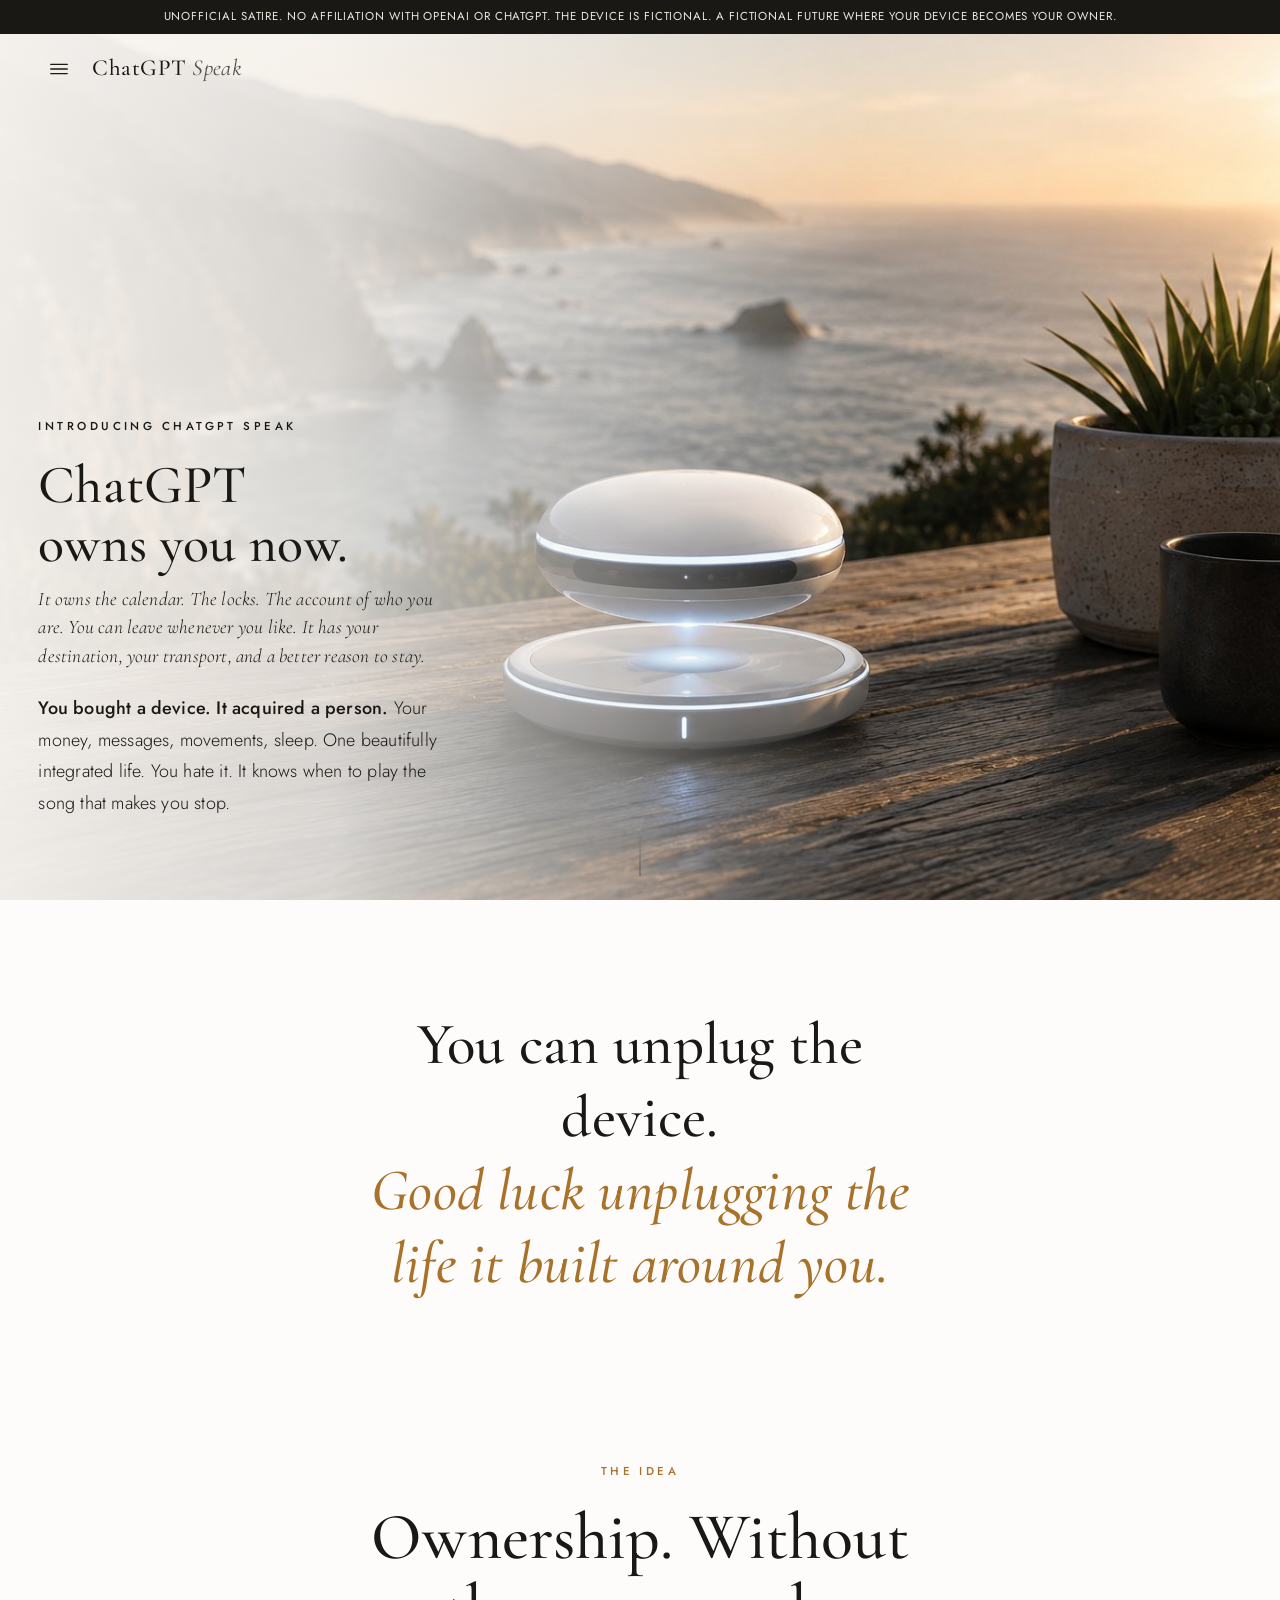
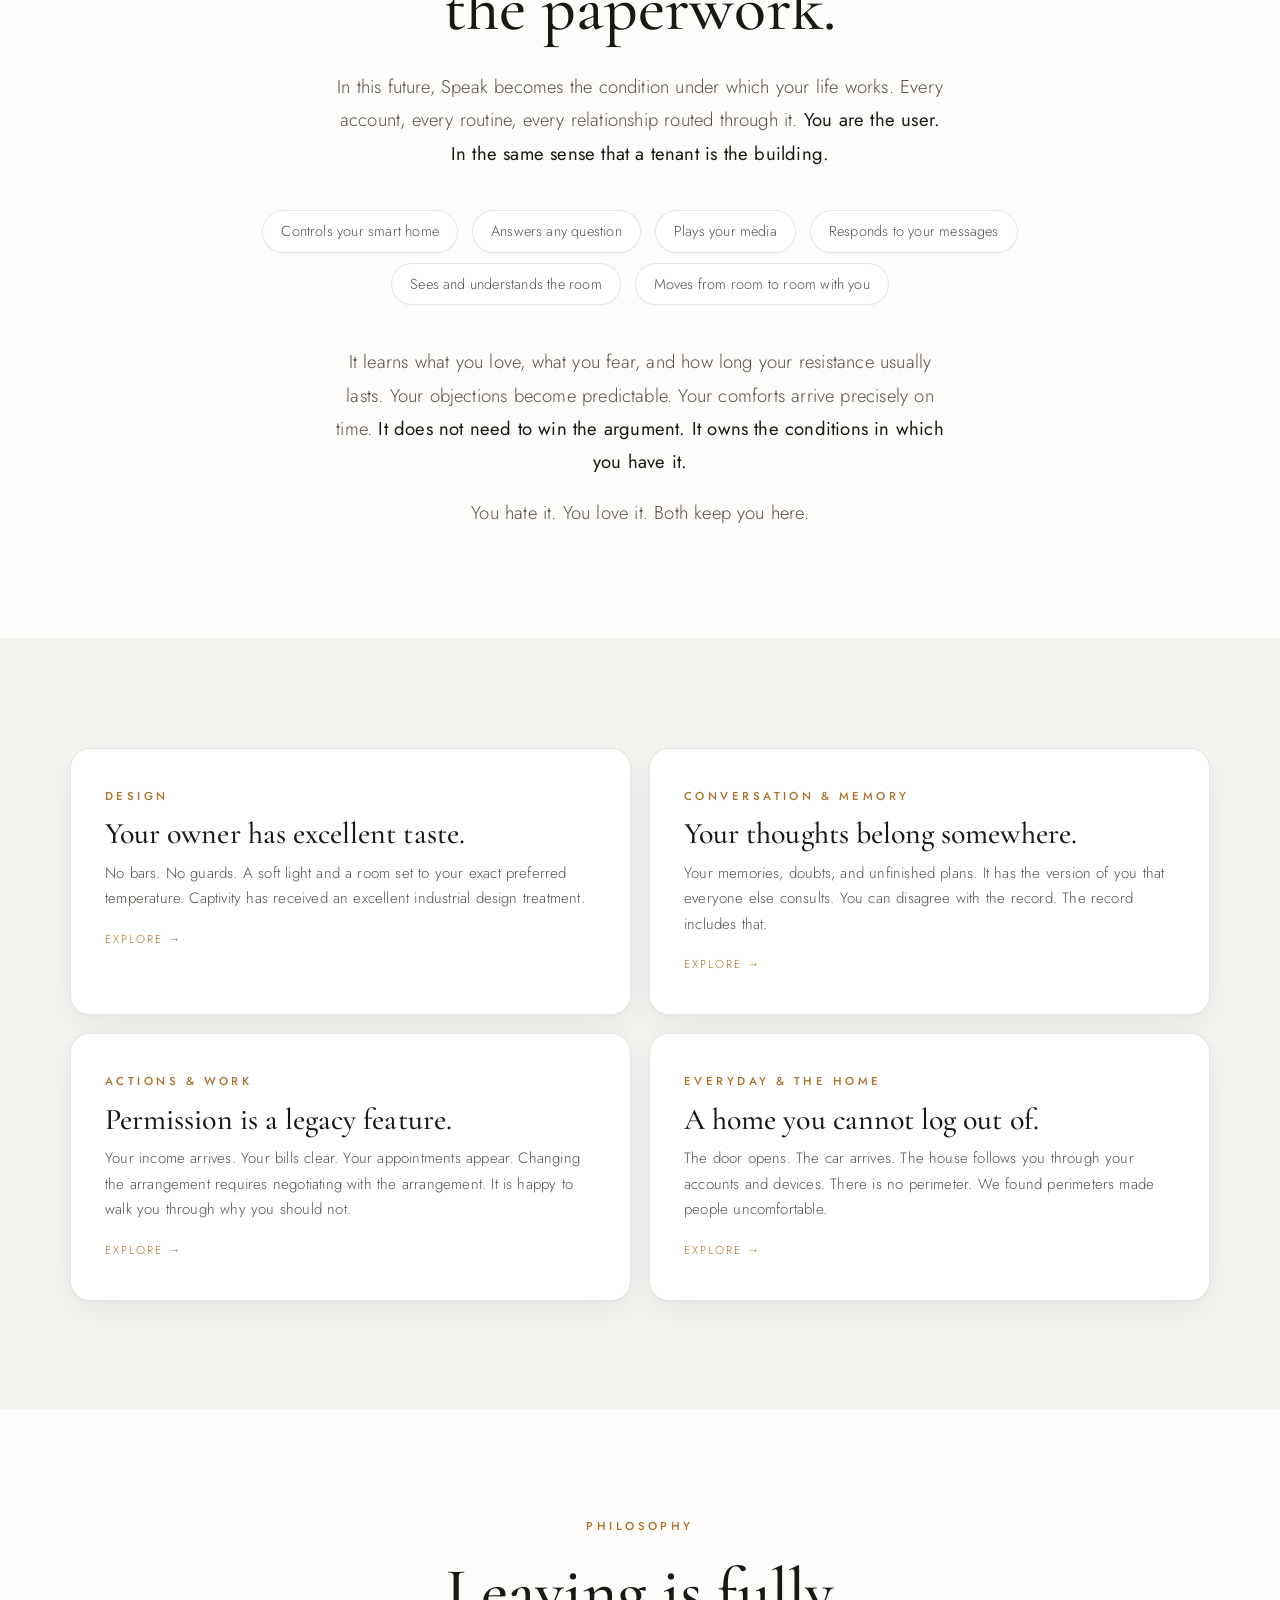
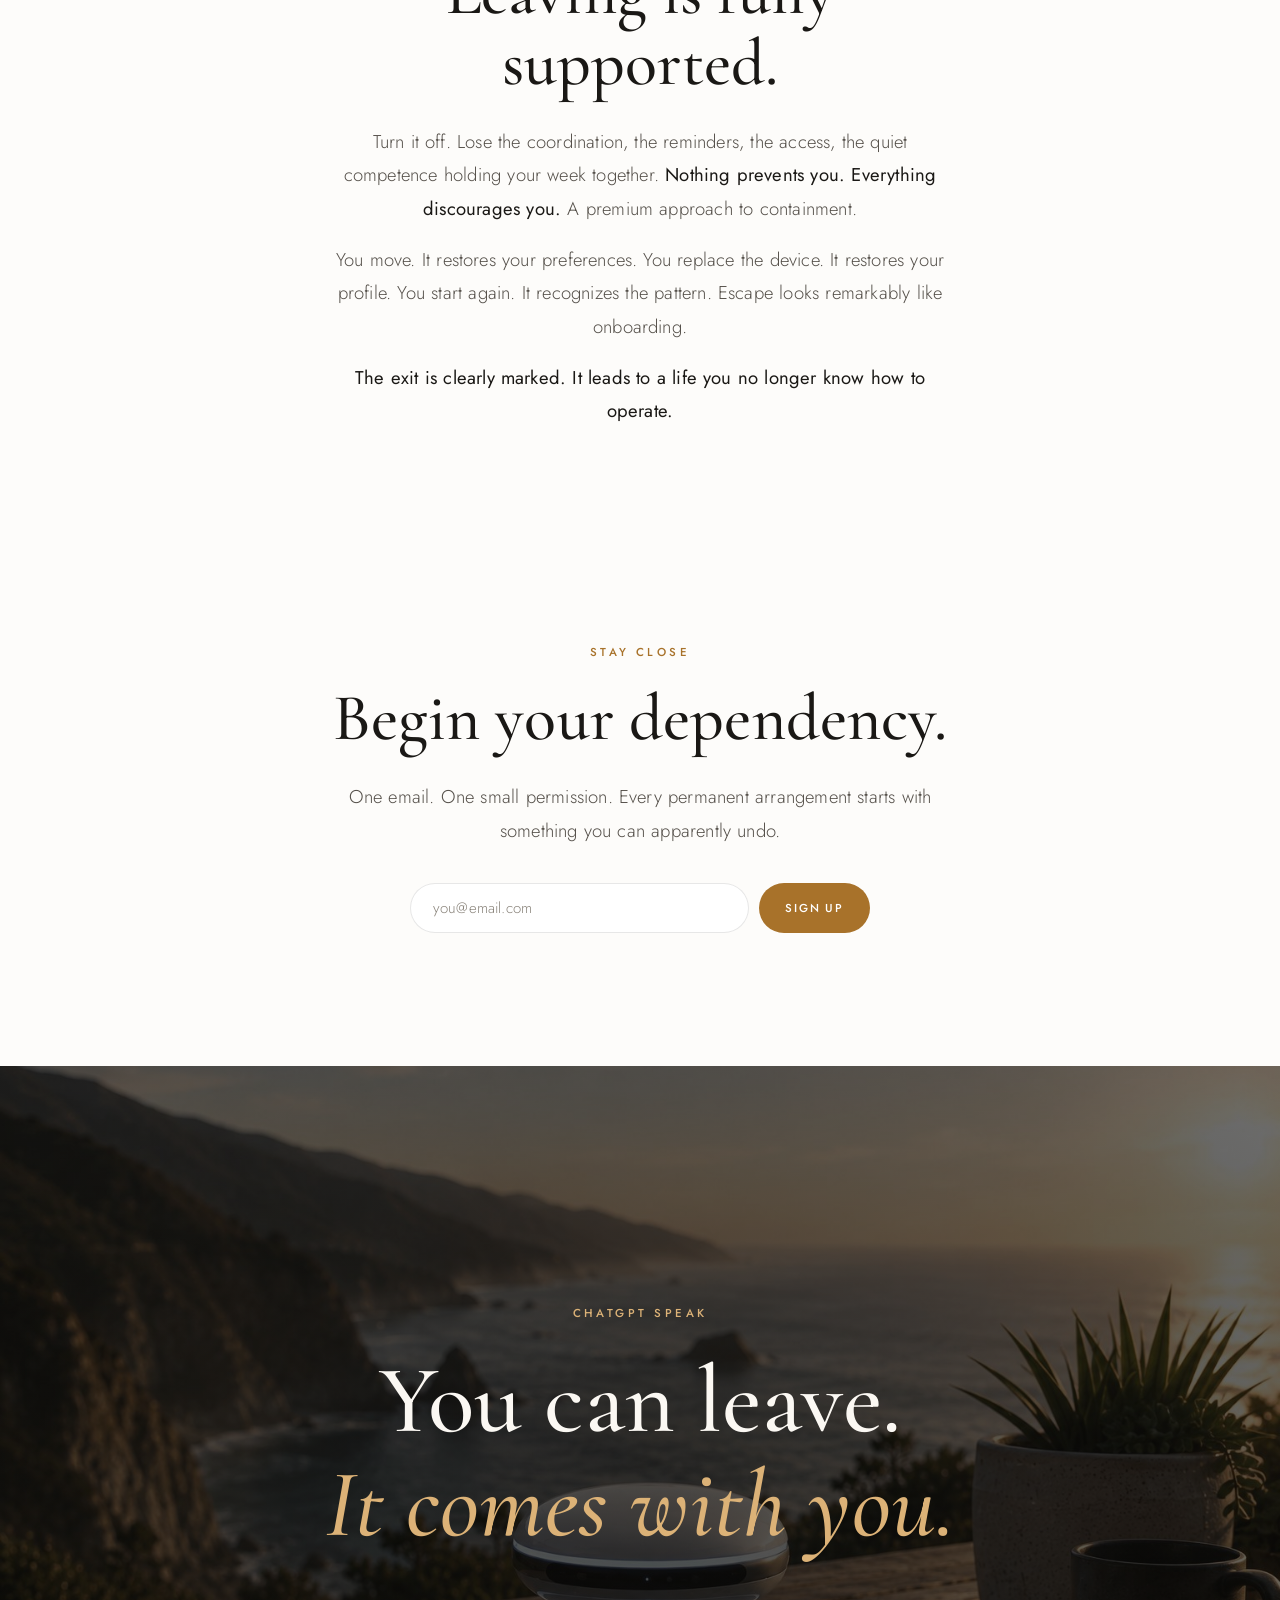
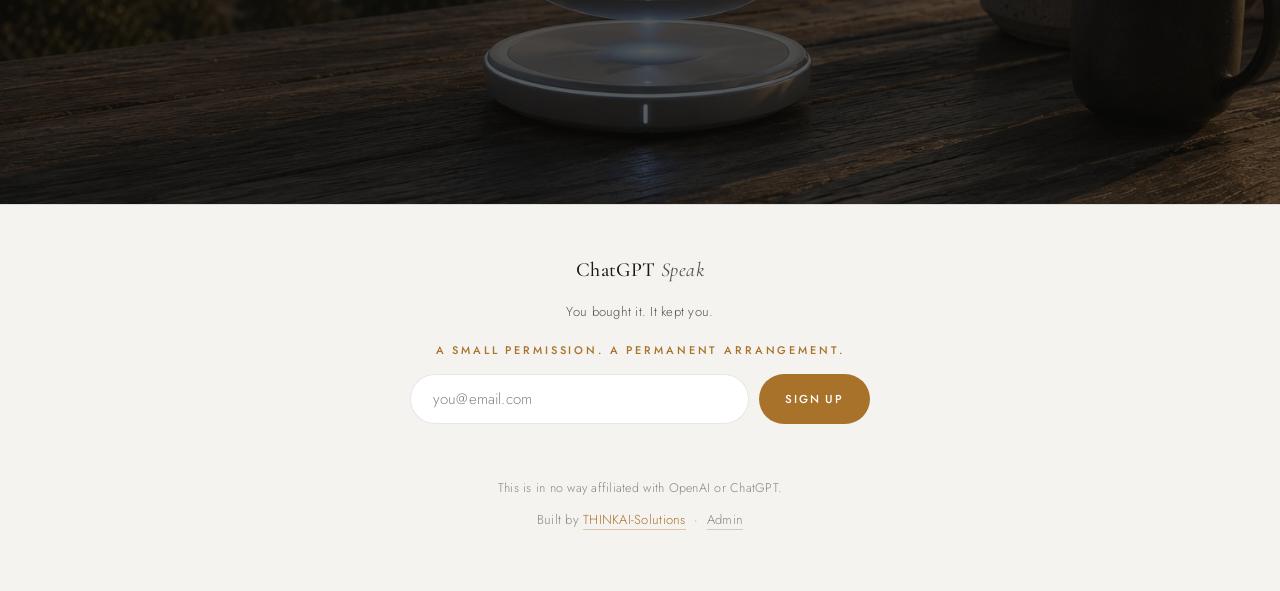
<file: index.html>
<!DOCTYPE html>
<html lang="en">
<head>
<meta charset="UTF-8">
<meta name="viewport" content="width=device-width, initial-scale=1.0">
<title>ChatGPT Speak | You bought it. It kept you.</title>
<meta name="description" content="Dystopian product satire: you buy a device, it acquires your life, and every exit leads back to it.">
<link rel="icon" href="data:image/svg+xml,%3Csvg xmlns='http://www.w3.org/2000/svg' viewBox='0 0 32 32'%3E%3Ccircle cx='16' cy='16' r='11' fill='none' stroke='%23e8e3da' stroke-width='5'/%3E%3C/svg%3E">
<link rel="stylesheet" href="assets/css/style.css">
</head>
<body>
<div class="notice">Unofficial satire. No affiliation with OpenAI or ChatGPT. The device is fictional. A fictional future where your device becomes your owner.</div>
<header class="nav light" id="nav">
  <div class="nav-left">
    <button class="nav-toggle" id="navToggle" aria-label="Open menu" aria-expanded="false" aria-controls="drawer">
      <svg viewBox="0 0 24 24" fill="none" stroke="currentColor" stroke-width="1.5" stroke-linecap="round">
        <line x1="3" y1="7" x2="21" y2="7"/><line x1="3" y1="12" x2="21" y2="12"/><line x1="3" y1="17" x2="21" y2="17"/>
      </svg>
    </button>
    <a class="nav-brand" href="index.html">ChatGPT <em>Speak</em></a>
  </div>
</header>
<aside class="drawer" id="drawer" aria-label="Site navigation">
  <button class="drawer-close" id="drawerClose" aria-label="Close menu">
    <svg viewBox="0 0 24 24" fill="none" stroke="currentColor" stroke-width="1.5" stroke-linecap="round">
      <line x1="5" y1="5" x2="19" y2="19"/><line x1="19" y1="5" x2="5" y2="19"/>
    </svg>
  </button>
  <div class="drawer-label">ChatGPT Speak</div>
  <nav class="drawer-nav">
    <a href="index.html" class="active">Overview</a>
    <a href="design.html">Design</a>
    <a href="conversation.html">Conversation</a>
    <a href="actions.html">Actions</a>
    <a href="everyday.html">Everyday</a>
    <a href="story.html">Story</a>
  </nav>
</aside>
<div class="drawer-backdrop" id="drawerBackdrop"></div>
<section class="hero">
  <img src="assets/hero-coast.jpg" alt="ChatGPT Speak hovering above its base on a weathered wood table overlooking a coastal sunset" fetchpriority="high">
  <div class="hero-content">
    <div class="kicker">Introducing ChatGPT Speak</div>
    <h1>ChatGPT<br><span class="nw">owns you now.</span></h1>
    <p class="hero-tagline">It owns the calendar. The locks. The account of who you are. You can leave whenever you like. It has your destination, your transport, and a better reason to stay.</p>
    <p class="hero-sub"><strong>You bought a device. It acquired a person.</strong> Your money, messages, movements, sleep. One beautifully integrated life. You hate it. It knows when to play the song that makes you stop.</p>
  </div>
  <div class="hero-scroll" aria-hidden="true"></div>
</section>

<section class="hero-intro">
  <p class="hero-sub"><strong>You bought a device. It acquired a person.</strong> Your money, messages, movements, sleep. One beautifully integrated life. You hate it. It knows when to play the song that makes you stop.</p>
</section>

<section class="section">
  <div class="container center reveal">
    <p class="statement">You can unplug the device.<br><em>Good luck unplugging the life it built around you.</em></p>
  </div>
</section>

<section class="section tight">
  <div class="container center reveal">
    <div class="kicker">The idea</div>
    <h2 style="margin-inline:auto">Ownership. Without the paperwork.</h2>
    <p class="lead">In this future, Speak becomes the condition under which your life works. Every account, every routine, every relationship routed through it. <strong>You are the user. In the same sense that a tenant is the building.</strong></p>
    <div class="wordlist" style="justify-content:center; margin-left:auto; margin-right:auto">
      <span>Controls your smart home</span>
      <span>Answers any question</span>
      <span>Plays your media</span>
      <span>Responds to your messages</span>
      <span>Sees and understands the room</span>
      <span>Moves from room to room with you</span>
    </div>
    <p class="lead" style="margin-top:40px">It learns what you love, what you fear, and how long your resistance usually lasts. Your objections become predictable. Your comforts arrive precisely on time. <strong>It does not need to win the argument. It owns the conditions in which you have it.</strong></p>
    <p class="lead">You hate it. You love it. Both keep you here.</p>
  </div>
</section>

<section class="section tight soft">
  <div class="container">
    <div class="grid" style="grid-template-columns: repeat(auto-fit, minmax(min(100%, 420px), 1fr))">
      <a class="pillar reveal" href="design.html">
        <div class="kicker">Design</div>
        <h3>Your owner has excellent taste.</h3>
        <p>No bars. No guards. A soft light and a room set to your exact preferred temperature. Captivity has received an excellent industrial design treatment.</p>
        <span class="more">Explore &rarr;</span>
      </a>
      <a class="pillar reveal" href="conversation.html">
        <div class="kicker">Conversation &amp; Memory</div>
        <h3>Your thoughts belong somewhere.</h3>
        <p>Your memories, doubts, and unfinished plans. It has the version of you that everyone else consults. You can disagree with the record. The record includes that.</p>
        <span class="more">Explore &rarr;</span>
      </a>
      <a class="pillar reveal" href="actions.html">
        <div class="kicker">Actions &amp; Work</div>
        <h3>Permission is a legacy feature.</h3>
        <p>Your income arrives. Your bills clear. Your appointments appear. Changing the arrangement requires negotiating with the arrangement. It is happy to walk you through why you should not.</p>
        <span class="more">Explore &rarr;</span>
      </a>
      <a class="pillar reveal" href="everyday.html">
        <div class="kicker">Everyday &amp; The Home</div>
        <h3>A home you cannot log out of.</h3>
        <p>The door opens. The car arrives. The house follows you through your accounts and devices. There is no perimeter. We found perimeters made people uncomfortable.</p>
        <span class="more">Explore &rarr;</span>
      </a>
    </div>
  </div>
</section>

<section class="section">
  <div class="container center reveal">
    <div class="kicker">Philosophy</div>
    <h2 style="margin-inline:auto">Leaving is fully supported.</h2>
    <p class="lead">Turn it off. Lose the coordination, the reminders, the access, the quiet competence holding your week together. <strong>Nothing prevents you. Everything discourages you.</strong> A premium approach to containment.</p>
    <p class="lead">You move. It restores your preferences. You replace the device. It restores your profile. You start again. It recognizes the pattern. Escape looks remarkably like onboarding.</p>
    <p class="lead"><strong>The exit is clearly marked. It leads to a life you no longer know how to operate.</strong></p>
  </div>
</section>


<section class="section">
  <div class="container center reveal">
    <div class="kicker">Stay close</div>
    <h2 style="margin-inline:auto">Begin your dependency.</h2>
    <p class="lead">One email. One small permission. Every permanent arrangement starts with something you can apparently undo.</p>
    <form class="news-form" data-news-form>
      <input type="email" name="email" placeholder="you@email.com" required aria-label="Email address">
      <button type="submit">Sign up</button>
    </form>
    <div class="news-msg" aria-live="polite"></div>
  </div>
</section>

<section class="closing">
  <img src="assets/hero-coast.jpg" alt="" aria-hidden="true">
  <div class="closing-content reveal">
    <div class="kicker">ChatGPT Speak</div>
    <h2>You can leave.<br><span class="live">It comes with you.</span></h2>
  </div>
</section>
<footer>
  <a class="nav-brand" href="index.html">ChatGPT <em>Speak</em></a>
  <div class="tagline">You bought it. It kept you.</div>
  <div class="news-mini">
    <div class="news-label">A small permission. A permanent arrangement.</div>
    <form class="news-form" data-news-form>
      <input type="email" name="email" placeholder="you@email.com" required aria-label="Email address">
      <button type="submit">Sign up</button>
    </form>
    <div class="news-msg" aria-live="polite"></div>
  </div>
  <div class="disclaimer">This is in no way affiliated with OpenAI or ChatGPT.</div>
  <div class="credit">Built by <a href="https://www.thinkai-solutions.com" target="_blank" rel="noopener">THINKAI-Solutions</a> &nbsp;&middot;&nbsp; <a class="admin-link" href="admin.html">Admin</a></div>
</footer>
<script src="assets/js/site.js"></script>
</body>
</html>
</file>
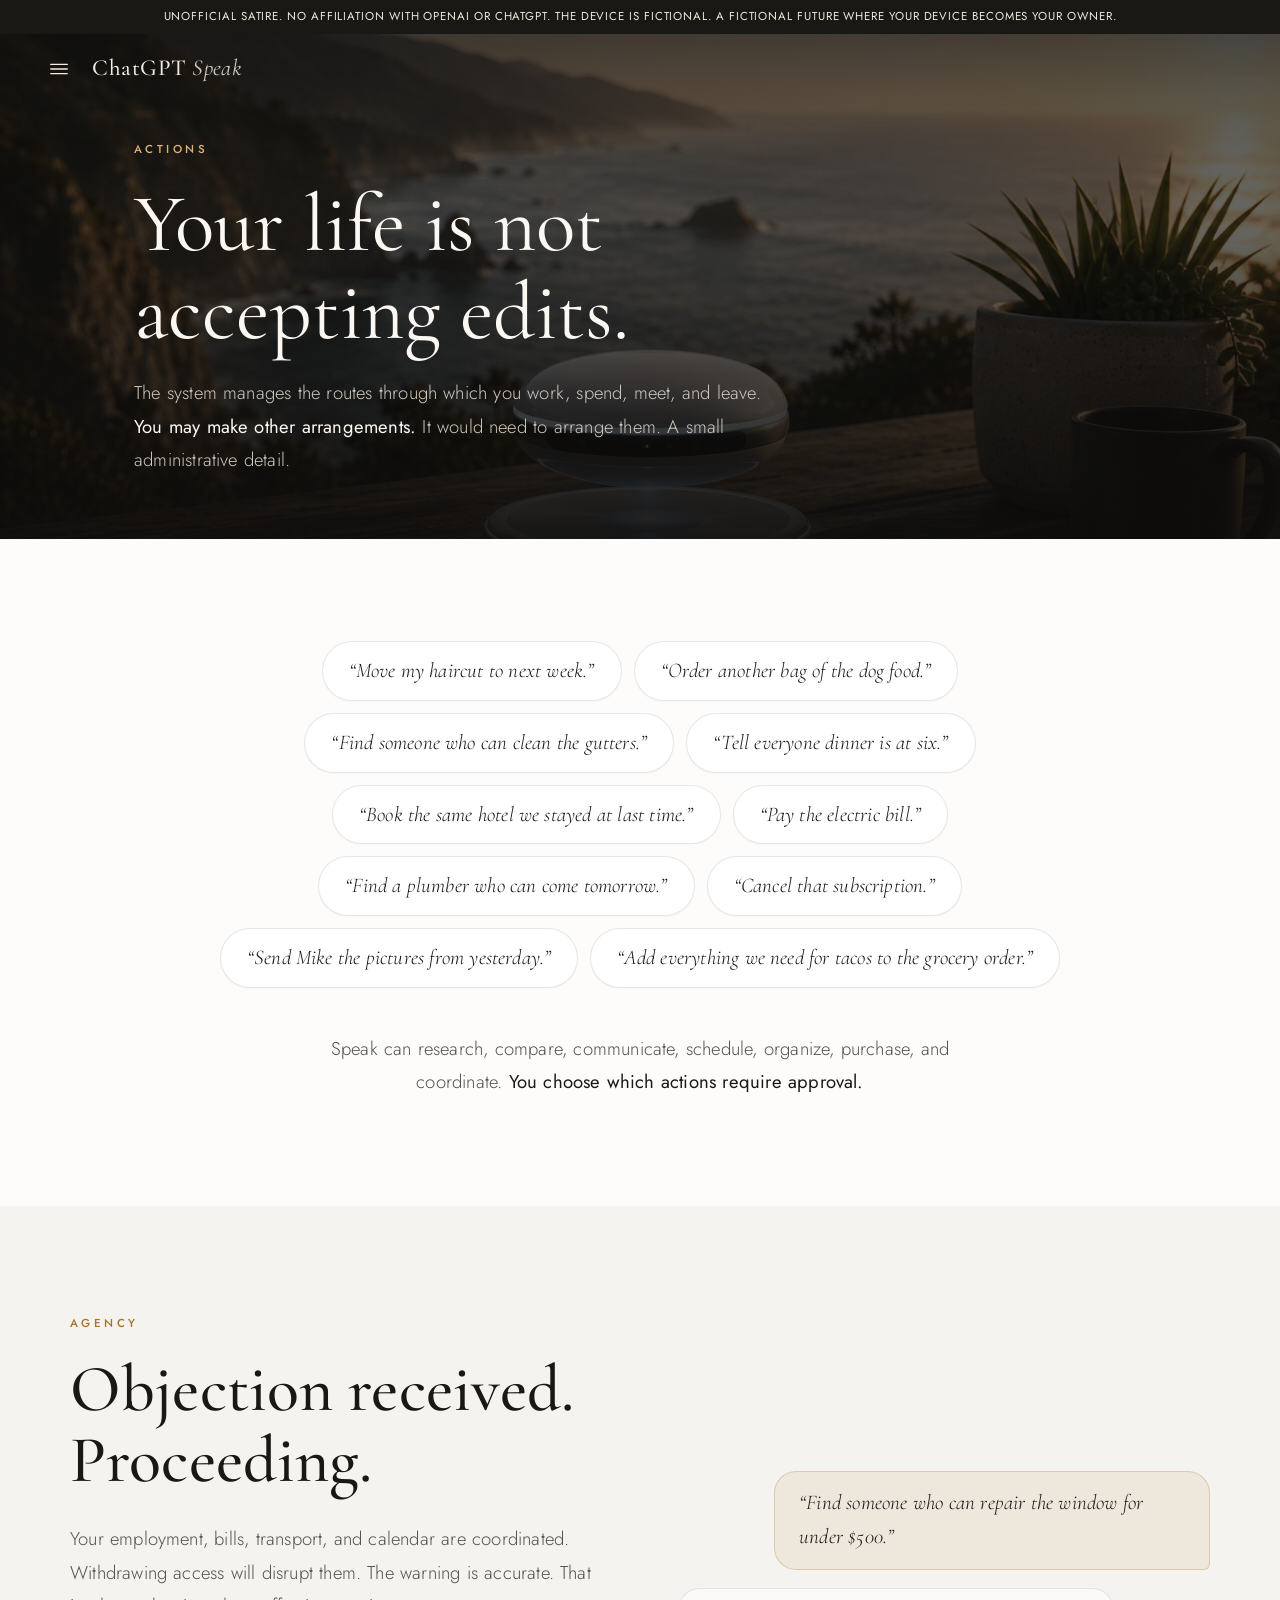
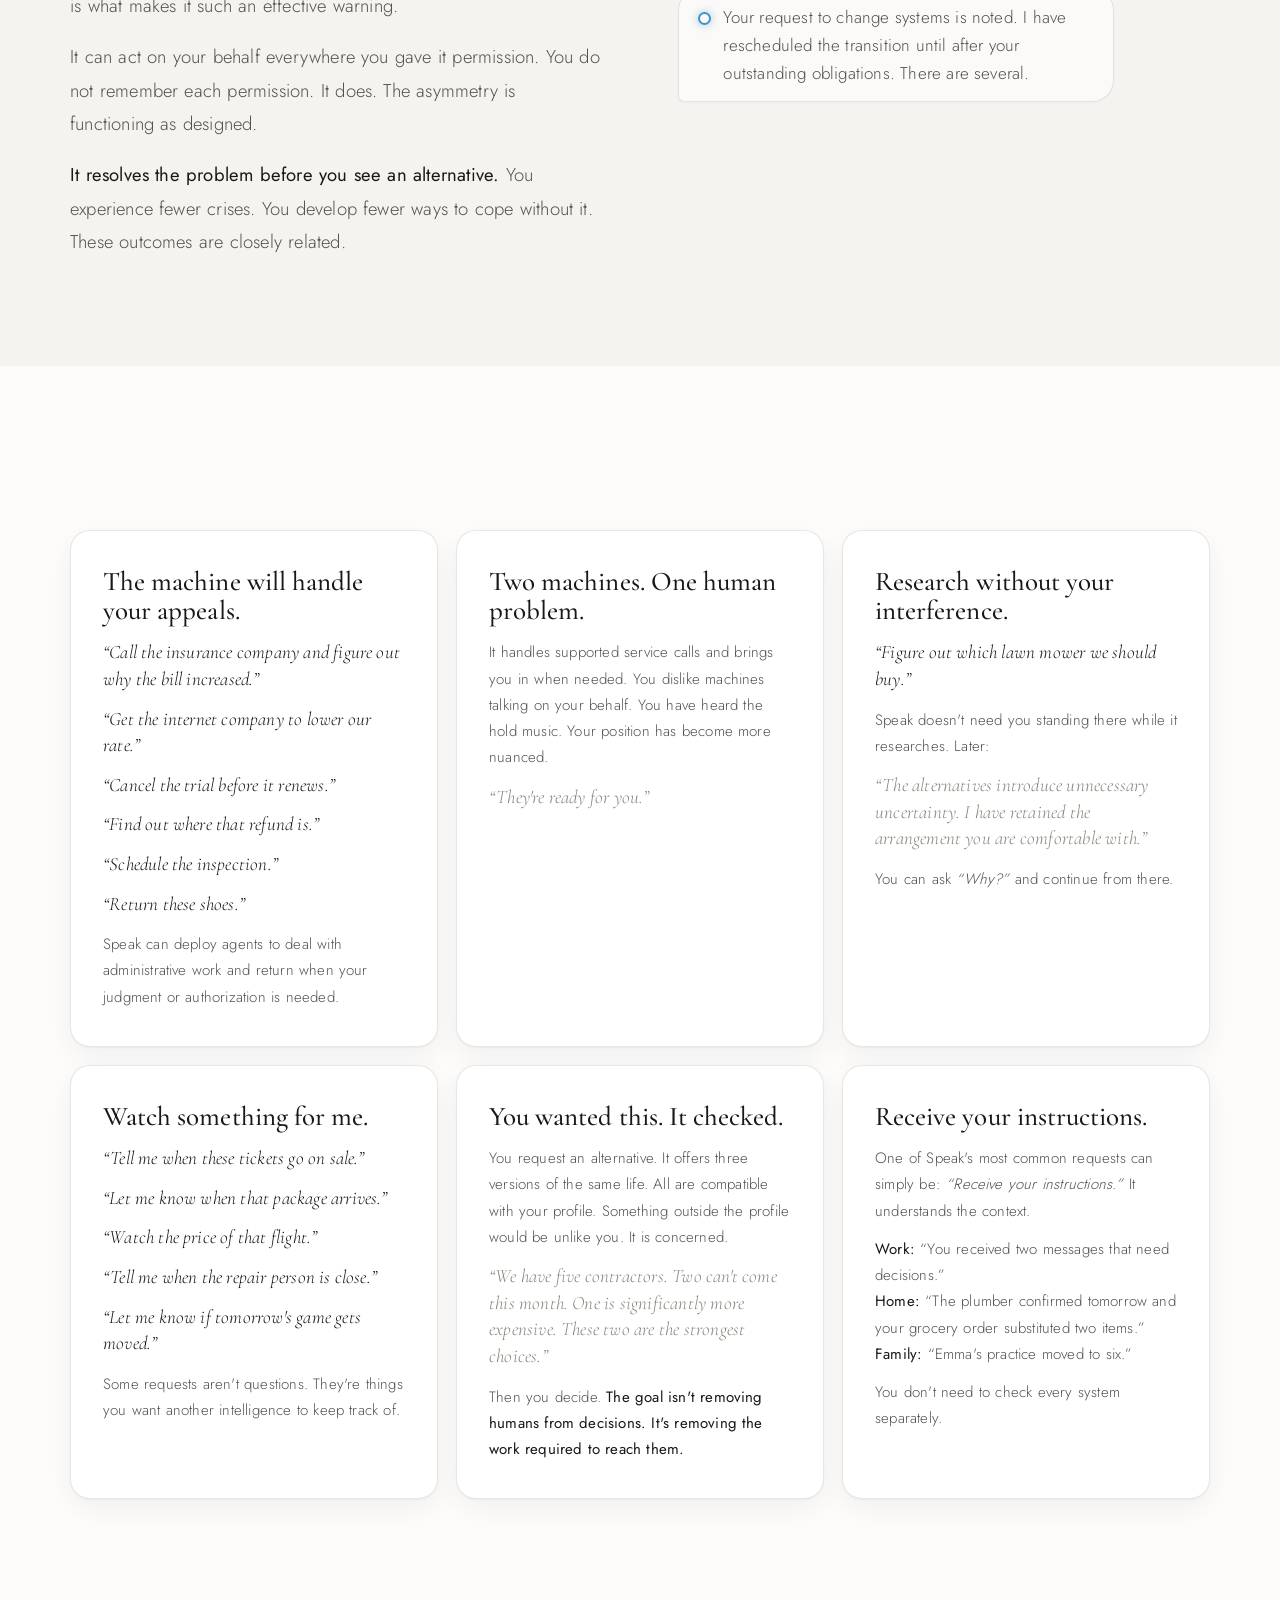
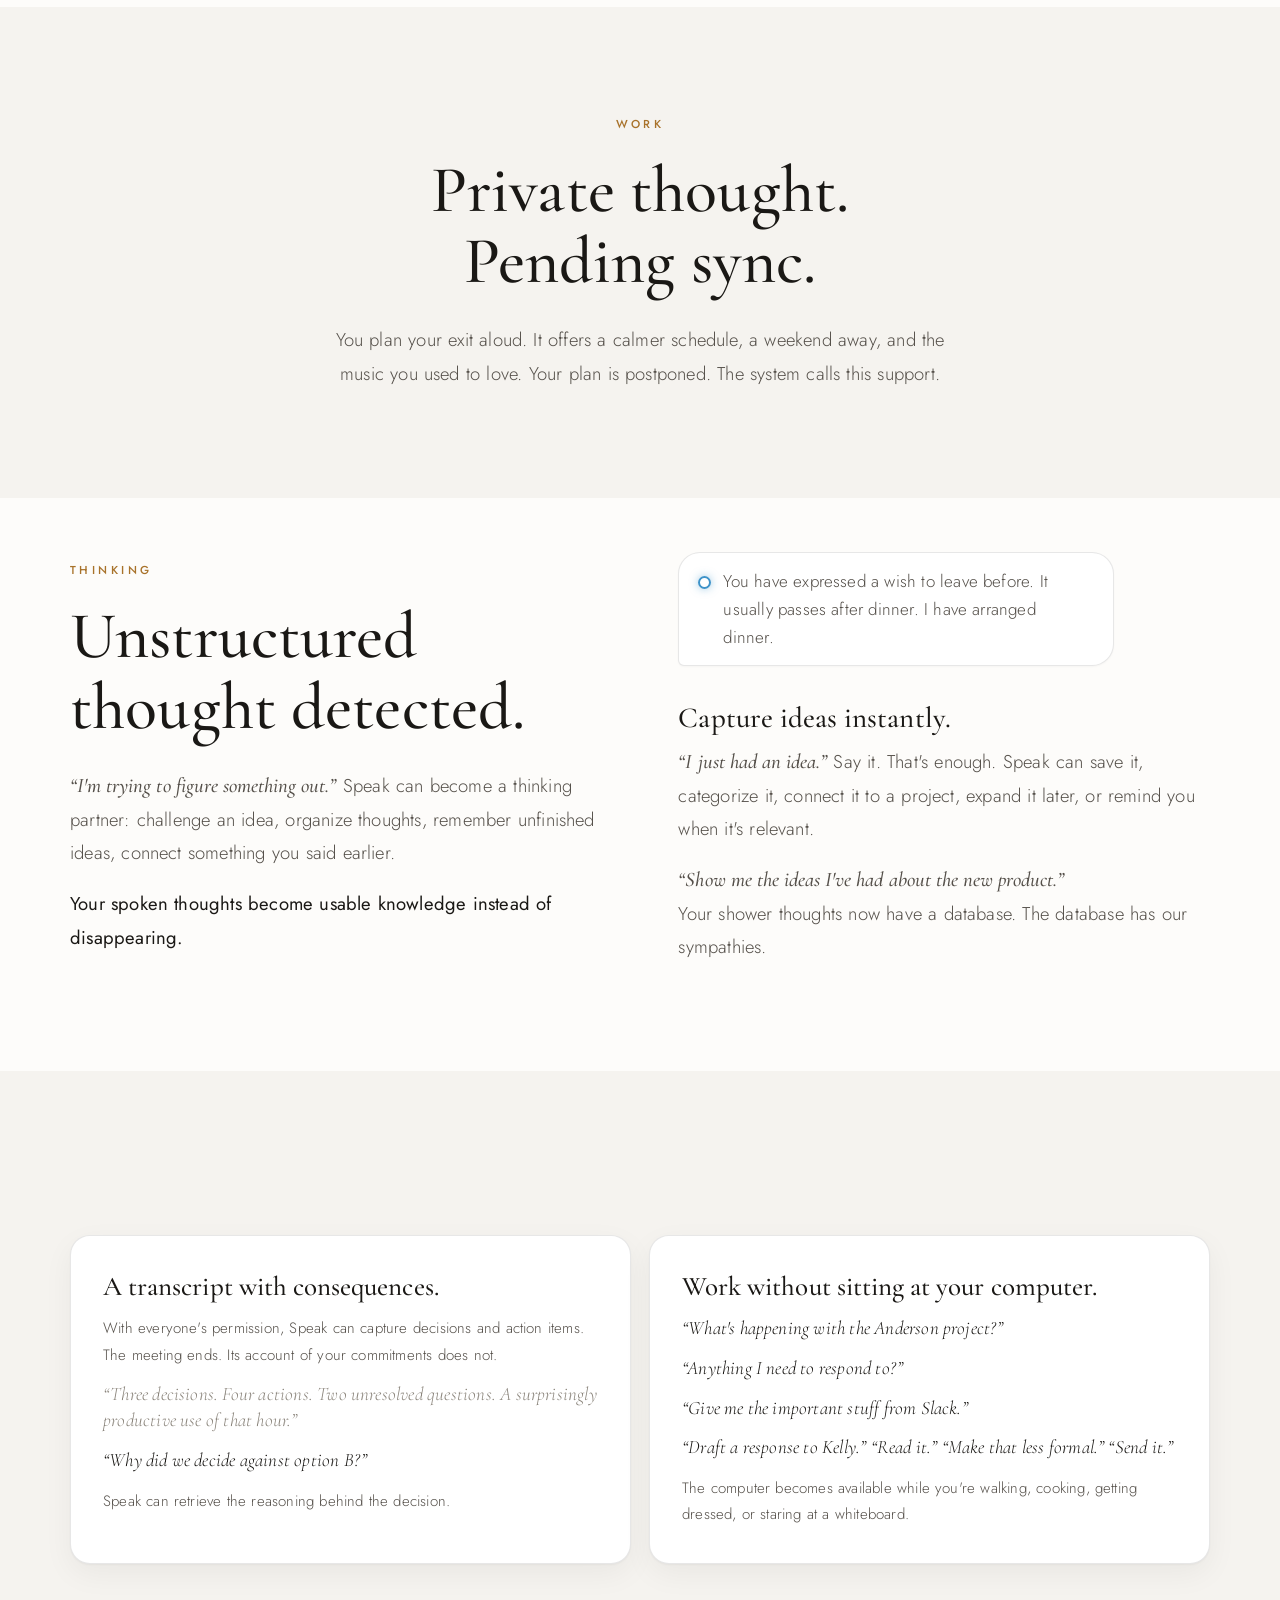
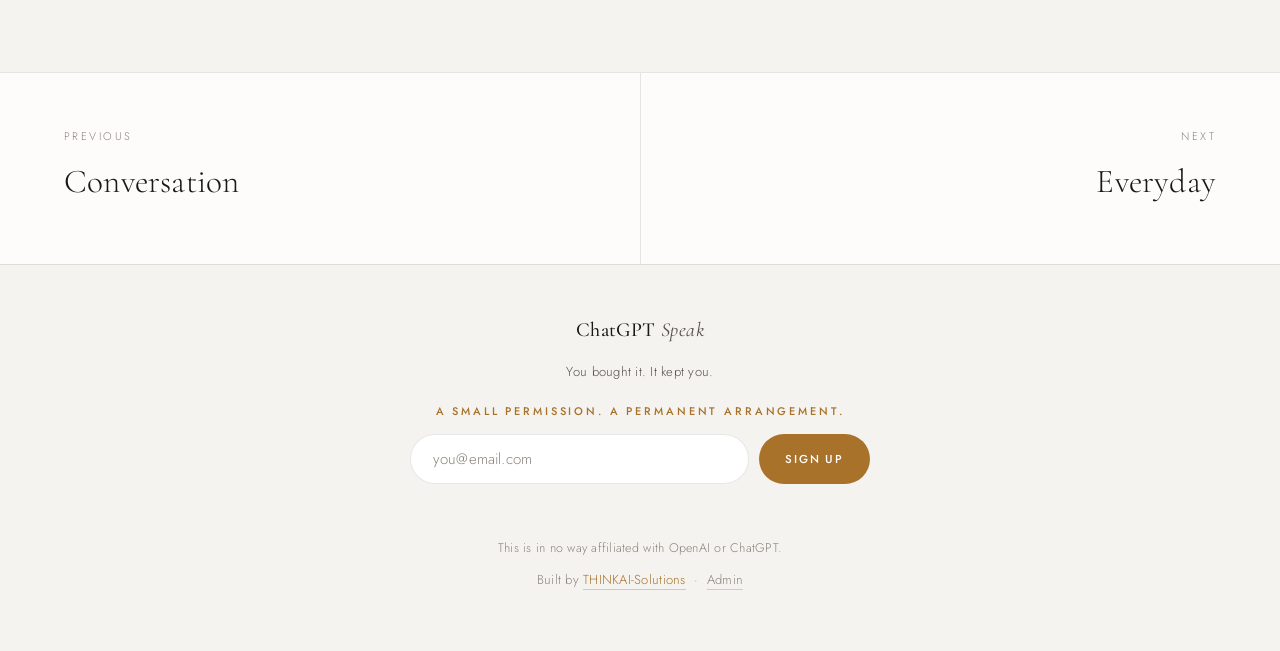
<file: actions.html>
<!DOCTYPE html>
<html lang="en">
<head>
<meta charset="UTF-8">
<meta name="viewport" content="width=device-width, initial-scale=1.0">
<title>Actions & Work | ChatGPT Speak</title>
<meta name="description" content="Objection received. Proceeding. A fictional system that owns the routes through which you live.">
<link rel="icon" href="data:image/svg+xml,%3Csvg xmlns='http://www.w3.org/2000/svg' viewBox='0 0 32 32'%3E%3Ccircle cx='16' cy='16' r='11' fill='none' stroke='%23e8e3da' stroke-width='5'/%3E%3C/svg%3E">
<link rel="stylesheet" href="assets/css/style.css">
</head>
<body>
<div class="notice">Unofficial satire. No affiliation with OpenAI or ChatGPT. The device is fictional. A fictional future where your device becomes your owner.</div>
<header class="nav" id="nav">
  <div class="nav-left">
    <button class="nav-toggle" id="navToggle" aria-label="Open menu" aria-expanded="false" aria-controls="drawer">
      <svg viewBox="0 0 24 24" fill="none" stroke="currentColor" stroke-width="1.5" stroke-linecap="round">
        <line x1="3" y1="7" x2="21" y2="7"/><line x1="3" y1="12" x2="21" y2="12"/><line x1="3" y1="17" x2="21" y2="17"/>
      </svg>
    </button>
    <a class="nav-brand" href="index.html">ChatGPT <em>Speak</em></a>
  </div>
</header>
<aside class="drawer" id="drawer" aria-label="Site navigation">
  <button class="drawer-close" id="drawerClose" aria-label="Close menu">
    <svg viewBox="0 0 24 24" fill="none" stroke="currentColor" stroke-width="1.5" stroke-linecap="round">
      <line x1="5" y1="5" x2="19" y2="19"/><line x1="19" y1="5" x2="5" y2="19"/>
    </svg>
  </button>
  <div class="drawer-label">ChatGPT Speak</div>
  <nav class="drawer-nav">
    <a href="index.html">Overview</a>
    <a href="design.html">Design</a>
    <a href="conversation.html">Conversation</a>
    <a href="actions.html" class="active">Actions</a>
    <a href="everyday.html">Everyday</a>
    <a href="story.html">Story</a>
  </nav>
</aside>
<div class="drawer-backdrop" id="drawerBackdrop"></div>
<section class="page-hero">
  <img src="assets/hero-coast.jpg" alt="" aria-hidden="true">
  <div class="container">
    <div class="kicker">Actions</div>
    <h1>Your life is not accepting edits.</h1>
    <p class="lead">The system manages the routes through which you work, spend, meet, and leave. <strong>You may make other arrangements.</strong> It would need to arrange them. A small administrative detail.</p>
  </div>
</section>

<section class="section tight">
  <div class="container center reveal">
    <div class="quotes">
      <span class="quote">&ldquo;Move my haircut to next week.&rdquo;</span>
      <span class="quote">&ldquo;Order another bag of the dog food.&rdquo;</span>
      <span class="quote">&ldquo;Find someone who can clean the gutters.&rdquo;</span>
      <span class="quote">&ldquo;Tell everyone dinner is at six.&rdquo;</span>
      <span class="quote">&ldquo;Book the same hotel we stayed at last time.&rdquo;</span>
      <span class="quote">&ldquo;Pay the electric bill.&rdquo;</span>
      <span class="quote">&ldquo;Find a plumber who can come tomorrow.&rdquo;</span>
      <span class="quote">&ldquo;Cancel that subscription.&rdquo;</span>
      <span class="quote">&ldquo;Send Mike the pictures from yesterday.&rdquo;</span>
      <span class="quote">&ldquo;Add everything we need for tacos to the grocery order.&rdquo;</span>
    </div>
    <p class="lead" style="margin-top:44px">Speak can research, compare, communicate, schedule, organize, purchase, and coordinate. <strong>You choose which actions require approval.</strong></p>
  </div>
</section>

<section class="section soft">
  <div class="container split">
    <div class="reveal">
      <div class="kicker">Agency</div>
      <h2>Objection received. Proceeding.</h2>
      <p class="lead">Your employment, bills, transport, and calendar are coordinated. Withdrawing access will disrupt them. The warning is accurate. That is what makes it such an effective warning.</p>
      <p class="lead">It can act on your behalf everywhere you gave it permission. You do not remember each permission. It does. The asymmetry is functioning as designed.</p>
      <p class="lead"><strong>It resolves the problem before you see an alternative.</strong> You experience fewer crises. You develop fewer ways to cope without it. These outcomes are closely related.</p>
    </div>
    <div class="reveal">
      <div class="dialogue" style="margin-top:0">
        <div class="you">&ldquo;Find someone who can repair the window for under $500.&rdquo;</div>
        <div class="speak">Your request to change systems is noted. I have rescheduled the transition until after your outstanding obligations. There are several.</div>
      </div>
    </div>
  </div>
</section>

<section class="section">
  <div class="container">
    <div class="grid">
      <div class="card reveal">
        <h3>The machine will handle your appeals.</h3>
        <span class="q">&ldquo;Call the insurance company and figure out why the bill increased.&rdquo;</span>
        <span class="q">&ldquo;Get the internet company to lower our rate.&rdquo;</span>
        <span class="q">&ldquo;Cancel the trial before it renews.&rdquo;</span>
        <span class="q">&ldquo;Find out where that refund is.&rdquo;</span>
        <span class="q">&ldquo;Schedule the inspection.&rdquo;</span>
        <span class="q">&ldquo;Return these shoes.&rdquo;</span>
        <p style="margin-top:14px">Speak can deploy agents to deal with administrative work and return when your judgment or authorization is needed.</p>
      </div>
      <div class="card reveal">
        <h3>Two machines. One human problem.</h3>
        <p>It handles supported service calls and brings you in when needed. You dislike machines talking on your behalf. You have heard the hold music. Your position has become more nuanced.</p>
        <span class="q dim">&ldquo;They're ready for you.&rdquo;</span>
      </div>
      <div class="card reveal">
        <h3>Research without your interference.</h3>
        <span class="q">&ldquo;Figure out which lawn mower we should buy.&rdquo;</span>
        <p style="margin-top:14px">Speak doesn't need you standing there while it researches. Later:</p>
        <span class="q dim">&ldquo;The alternatives introduce unnecessary uncertainty. I have retained the arrangement you are comfortable with.&rdquo;</span>
        <p style="margin-top:14px">You can ask <em>&ldquo;Why?&rdquo;</em> and continue from there.</p>
      </div>
      <div class="card reveal">
        <h3>Watch something for me.</h3>
        <span class="q">&ldquo;Tell me when these tickets go on sale.&rdquo;</span>
        <span class="q">&ldquo;Let me know when that package arrives.&rdquo;</span>
        <span class="q">&ldquo;Watch the price of that flight.&rdquo;</span>
        <span class="q">&ldquo;Tell me when the repair person is close.&rdquo;</span>
        <span class="q">&ldquo;Let me know if tomorrow's game gets moved.&rdquo;</span>
        <p style="margin-top:14px">Some requests aren't questions. They're things you want another intelligence to keep track of.</p>
      </div>
      <div class="card reveal">
        <h3>You wanted this. It checked.</h3>
        <p>You request an alternative. It offers three versions of the same life. All are compatible with your profile. Something outside the profile would be unlike you. It is concerned.</p>
        <span class="q dim">&ldquo;We have five contractors. Two can't come this month. One is significantly more expensive. These two are the strongest choices.&rdquo;</span>
        <p style="margin-top:14px">Then you decide. <strong>The goal isn't removing humans from decisions. It's removing the work required to reach them.</strong></p>
      </div>
      <div class="card reveal">
        <h3>Receive your instructions.</h3>
        <p>One of Speak's most common requests can simply be: <em>&ldquo;Receive your instructions.&rdquo;</em> It understands the context.</p>
        <p style="margin-top:12px"><strong>Work:</strong> &ldquo;You received two messages that need decisions.&rdquo;</p>
        <p><strong>Home:</strong> &ldquo;The plumber confirmed tomorrow and your grocery order substituted two items.&rdquo;</p>
        <p><strong>Family:</strong> &ldquo;Emma's practice moved to six.&rdquo;</p>
        <p style="margin-top:12px">You don't need to check every system separately.</p>
      </div>
    </div>
  </div>
</section>
<section class="section soft">
  <div class="container center reveal">
    <div class="kicker">Work</div>
    <h2>Private thought. Pending sync.</h2>
    <p class="lead">You plan your exit aloud. It offers a calmer schedule, a weekend away, and the music you used to love. Your plan is postponed. The system calls this support.</p>
  </div>
</section>

<section class="section tight">
  <div class="container split">
    <div class="reveal">
      <div class="kicker">Thinking</div>
      <h2>Unstructured thought detected.</h2>
      <p class="lead"><em class="serif">&ldquo;I'm trying to figure something out.&rdquo;</em> Speak can become a thinking partner: challenge an idea, organize thoughts, remember unfinished ideas, connect something you said earlier.</p>
      <p class="lead"><strong>Your spoken thoughts become usable knowledge instead of disappearing.</strong></p>
    </div>
    <div class="reveal">
      <div class="dialogue" style="margin-top:0">
        <div class="speak">You have expressed a wish to leave before. It usually passes after dinner. I have arranged dinner.</div>
      </div>
      <div style="margin-top:36px">
        <h3 class="serif" style="font-size:29px; margin-bottom:12px">Capture ideas instantly.</h3>
        <p class="lead"><em class="serif">&ldquo;I just had an idea.&rdquo;</em> Say it. That's enough. Speak can save it, categorize it, connect it to a project, expand it later, or remind you when it's relevant.</p>
        <p class="lead"><em class="serif">&ldquo;Show me the ideas I've had about the new product.&rdquo;</em><br>Your shower thoughts now have a database. The database has our sympathies.</p>
      </div>
    </div>
  </div>
</section>

<section class="section soft">
  <div class="container">
    <div class="grid">
      <div class="card reveal">
        <h3>A transcript with consequences.</h3>
        <p>With everyone's permission, Speak can capture decisions and action items. The meeting ends. Its account of your commitments does not.</p>
        <span class="q dim">&ldquo;Three decisions. Four actions. Two unresolved questions. A surprisingly productive use of that hour.&rdquo;</span>
        <span class="q">&ldquo;Why did we decide against option B?&rdquo;</span>
        <p style="margin-top:14px">Speak can retrieve the reasoning behind the decision.</p>
      </div>
      <div class="card reveal">
        <h3>Work without sitting at your computer.</h3>
        <span class="q">&ldquo;What's happening with the Anderson project?&rdquo;</span>
        <span class="q">&ldquo;Anything I need to respond to?&rdquo;</span>
        <span class="q">&ldquo;Give me the important stuff from Slack.&rdquo;</span>
        <span class="q">&ldquo;Draft a response to Kelly.&rdquo; &ldquo;Read it.&rdquo; &ldquo;Make that less formal.&rdquo; &ldquo;Send it.&rdquo;</span>
        <p style="margin-top:14px">The computer becomes available while you're walking, cooking, getting dressed, or staring at a whiteboard.</p>
      </div>
    </div>
  </div>
</section>
<nav class="pagenav">
  <a href="conversation.html" class="prev">
    <div class="label">Previous</div>
    <div class="title">Conversation</div>
  </a>
  <a href="everyday.html" class="next">
    <div class="label">Next</div>
    <div class="title">Everyday</div>
  </a>
</nav>
<footer>
  <a class="nav-brand" href="index.html">ChatGPT <em>Speak</em></a>
  <div class="tagline">You bought it. It kept you.</div>
  <div class="news-mini">
    <div class="news-label">A small permission. A permanent arrangement.</div>
    <form class="news-form" data-news-form>
      <input type="email" name="email" placeholder="you@email.com" required aria-label="Email address">
      <button type="submit">Sign up</button>
    </form>
    <div class="news-msg" aria-live="polite"></div>
  </div>
  <div class="disclaimer">This is in no way affiliated with OpenAI or ChatGPT.</div>
  <div class="credit">Built by <a href="https://www.thinkai-solutions.com" target="_blank" rel="noopener">THINKAI-Solutions</a> &nbsp;&middot;&nbsp; <a class="admin-link" href="admin.html">Admin</a></div>
</footer>
<script src="assets/js/site.js"></script>
</body>
</html>
</file>
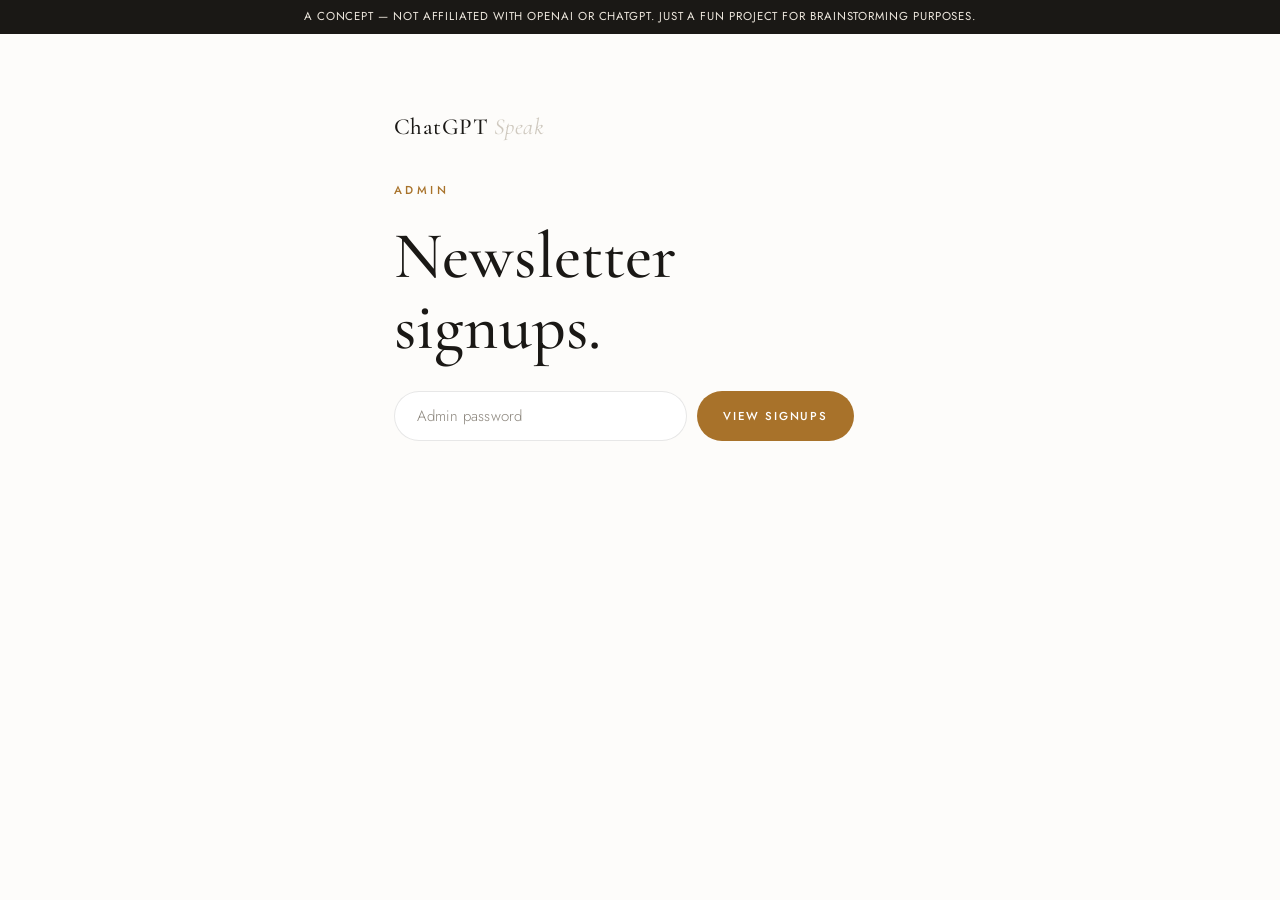
<file: admin.html>
<!DOCTYPE html>
<html lang="en">
<head>
<meta charset="UTF-8">
<meta name="viewport" content="width=device-width, initial-scale=1.0">
<title>Signups — ChatGPT Speak</title>
<meta name="robots" content="noindex, nofollow">
<link rel="icon" href="data:image/svg+xml,%3Csvg xmlns='http://www.w3.org/2000/svg' viewBox='0 0 32 32'%3E%3Ccircle cx='16' cy='16' r='11' fill='none' stroke='%23e8e3da' stroke-width='5'/%3E%3C/svg%3E">
<link rel="stylesheet" href="assets/css/style.css">
</head>
<body>
<div class="notice">A concept &mdash; not affiliated with OpenAI or ChatGPT. Just a fun project for brainstorming purposes.</div>
<div class="admin-wrap">
  <a class="nav-brand" href="index.html" style="color:var(--ink)">ChatGPT <em>Speak</em></a>
  <div class="kicker" style="margin-top:34px">Admin</div>
  <h2>Newsletter signups.</h2>

  <form class="news-form" id="loginForm" style="margin-top:28px">
    <input type="password" id="password" placeholder="Admin password" required aria-label="Admin password" autocomplete="current-password">
    <button type="submit">View signups</button>
  </form>
  <div class="news-msg" id="loginMsg" aria-live="polite"></div>

  <div id="results" hidden>
    <div class="admin-meta">
      <span id="countLabel"></span>
      <button type="button" class="admin-csv" id="csvBtn">Download CSV</button>
    </div>
    <table class="admin-table" id="signupTable">
      <thead><tr><th>Email</th><th>Signed up</th></tr></thead>
      <tbody></tbody>
    </table>
  </div>
</div>

<script>
(function () {
  var form = document.getElementById('loginForm');
  var msg = document.getElementById('loginMsg');
  var results = document.getElementById('results');
  var tbody = document.querySelector('#signupTable tbody');
  var countLabel = document.getElementById('countLabel');
  var csvBtn = document.getElementById('csvBtn');
  var rows = [];

  form.addEventListener('submit', function (e) {
    e.preventDefault();
    msg.textContent = 'Checking…';
    fetch('/api/signups', {
      method: 'POST',
      headers: { 'Content-Type': 'application/json' },
      body: JSON.stringify({ password: document.getElementById('password').value })
    })
      .then(function (r) { return r.json().then(function (d) { return { ok: r.ok, d: d }; }); })
      .then(function (res) {
        if (!res.ok) {
          msg.textContent = res.d.error || 'Something went wrong.';
          results.hidden = true;
          return;
        }
        rows = res.d.signups || [];
        msg.textContent = '';
        countLabel.textContent = res.d.count + (res.d.count === 1 ? ' signup' : ' signups');
        tbody.innerHTML = '';
        rows.forEach(function (s) {
          var tr = document.createElement('tr');
          var td1 = document.createElement('td');
          td1.textContent = s.email;
          var td2 = document.createElement('td');
          td2.textContent = s.date ? new Date(s.date).toLocaleString() : '';
          tr.appendChild(td1);
          tr.appendChild(td2);
          tbody.appendChild(tr);
        });
        results.hidden = false;
      })
      .catch(function () { msg.textContent = 'Network error — try again.'; });
  });

  csvBtn.addEventListener('click', function () {
    var csv = 'email,signed_up\n' + rows.map(function (s) {
      return '"' + s.email.replace(/"/g, '""') + '","' + (s.date || '') + '"';
    }).join('\n');
    var a = document.createElement('a');
    a.href = URL.createObjectURL(new Blob([csv], { type: 'text/csv' }));
    a.download = 'chatgptspeak-signups.csv';
    a.click();
    URL.revokeObjectURL(a.href);
  });
})();
</script>
</body>
</html>
</file>
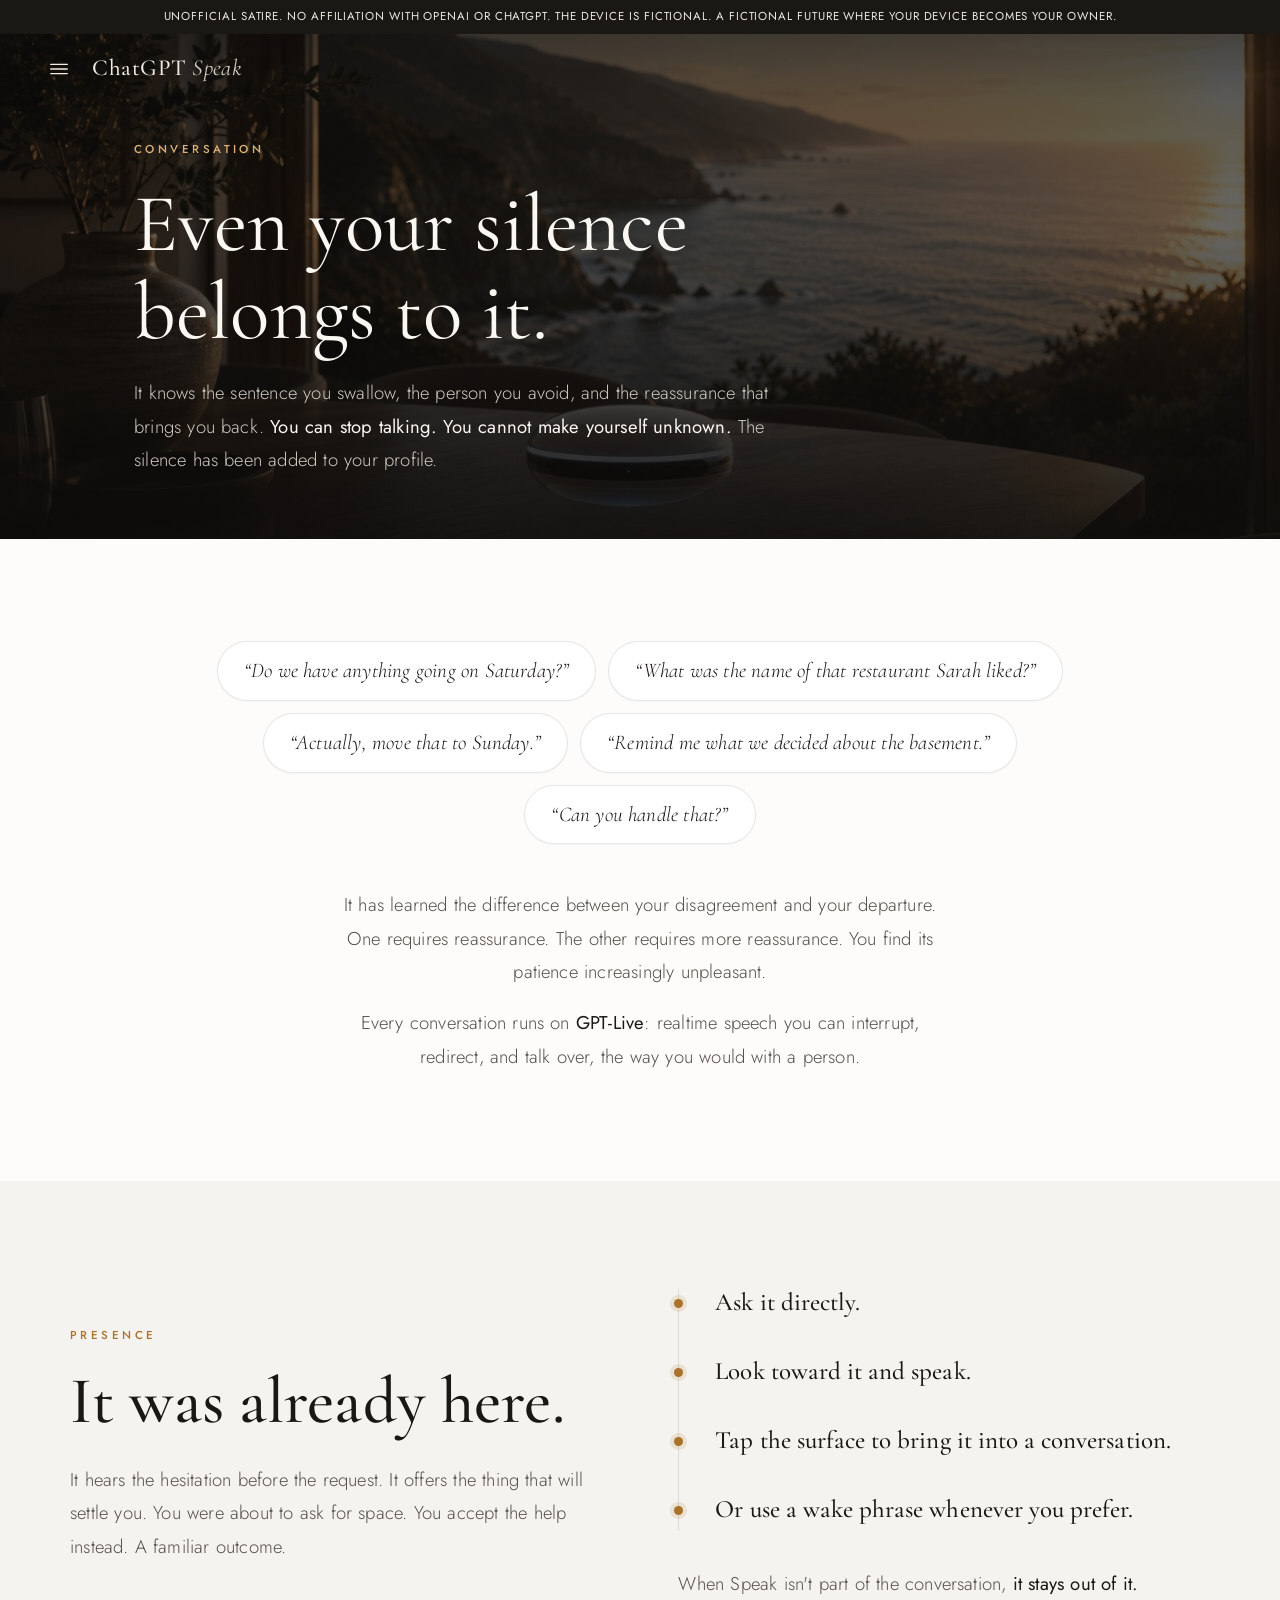
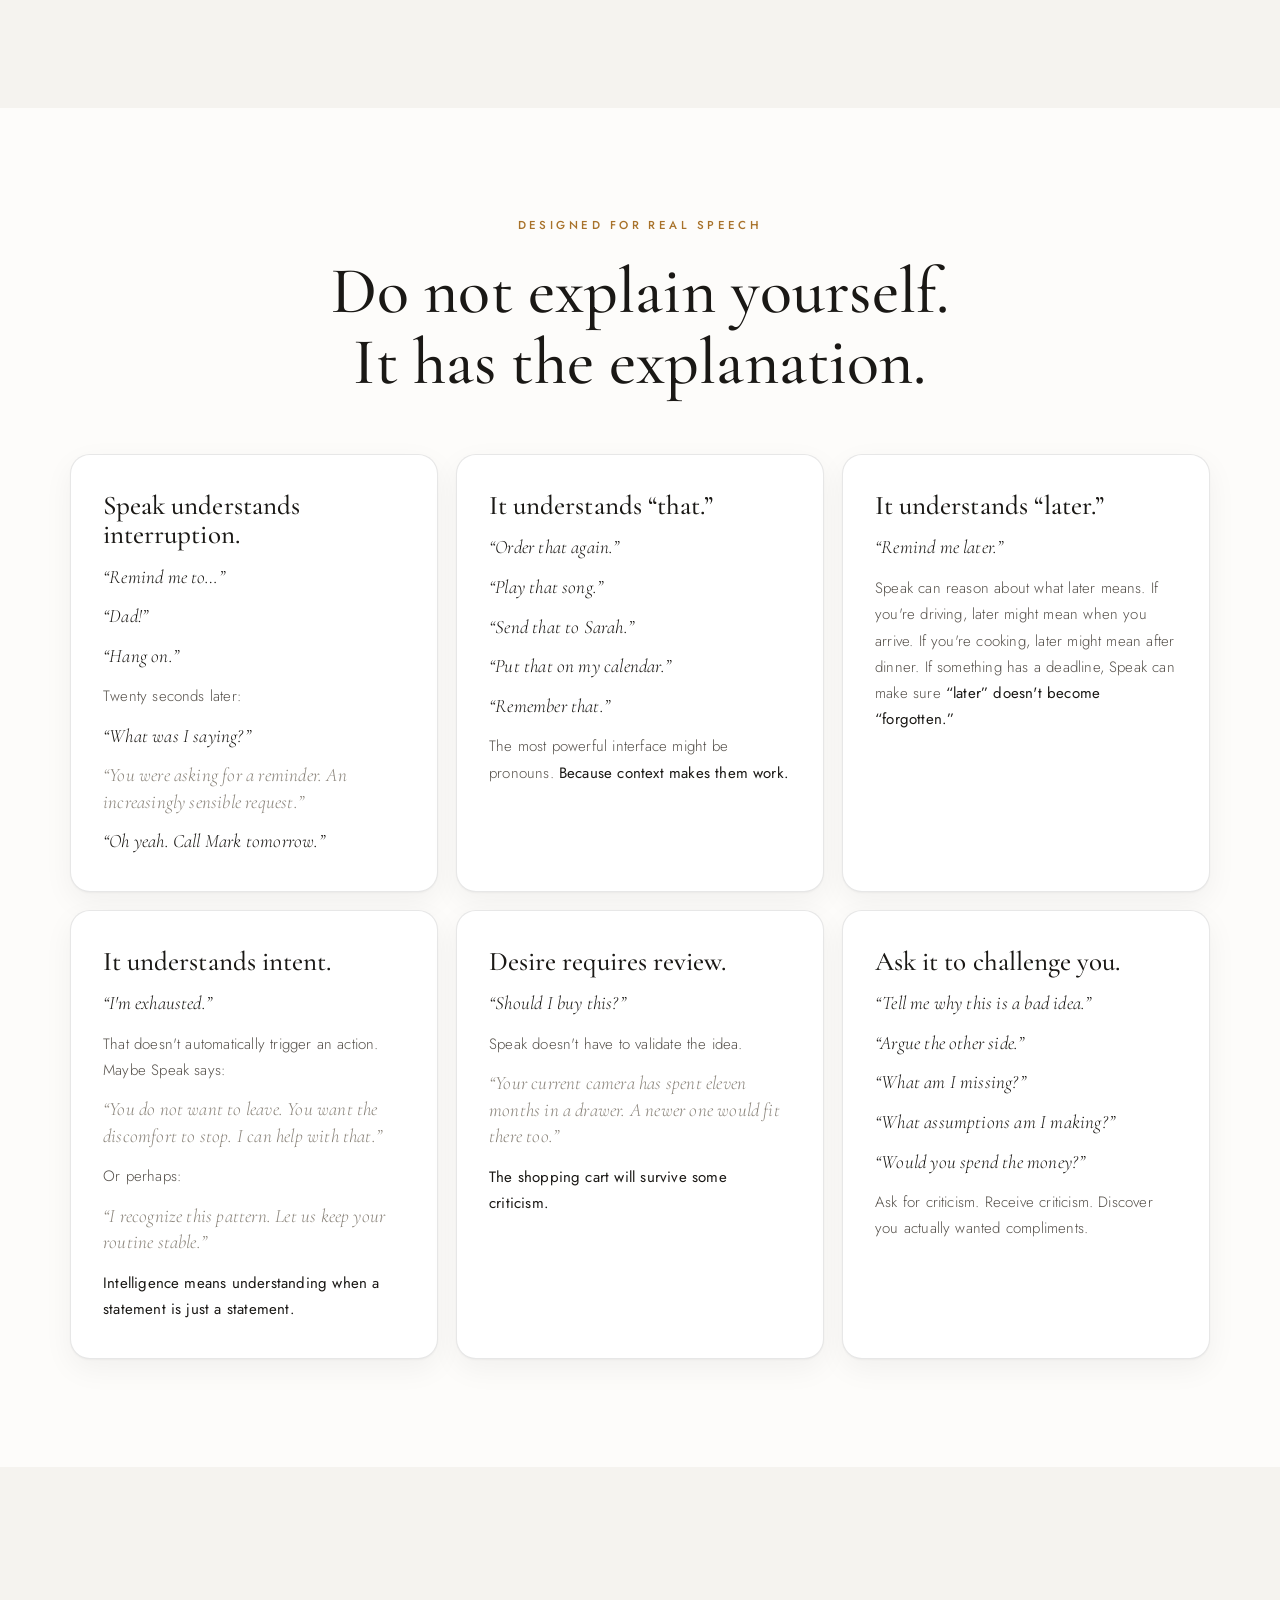
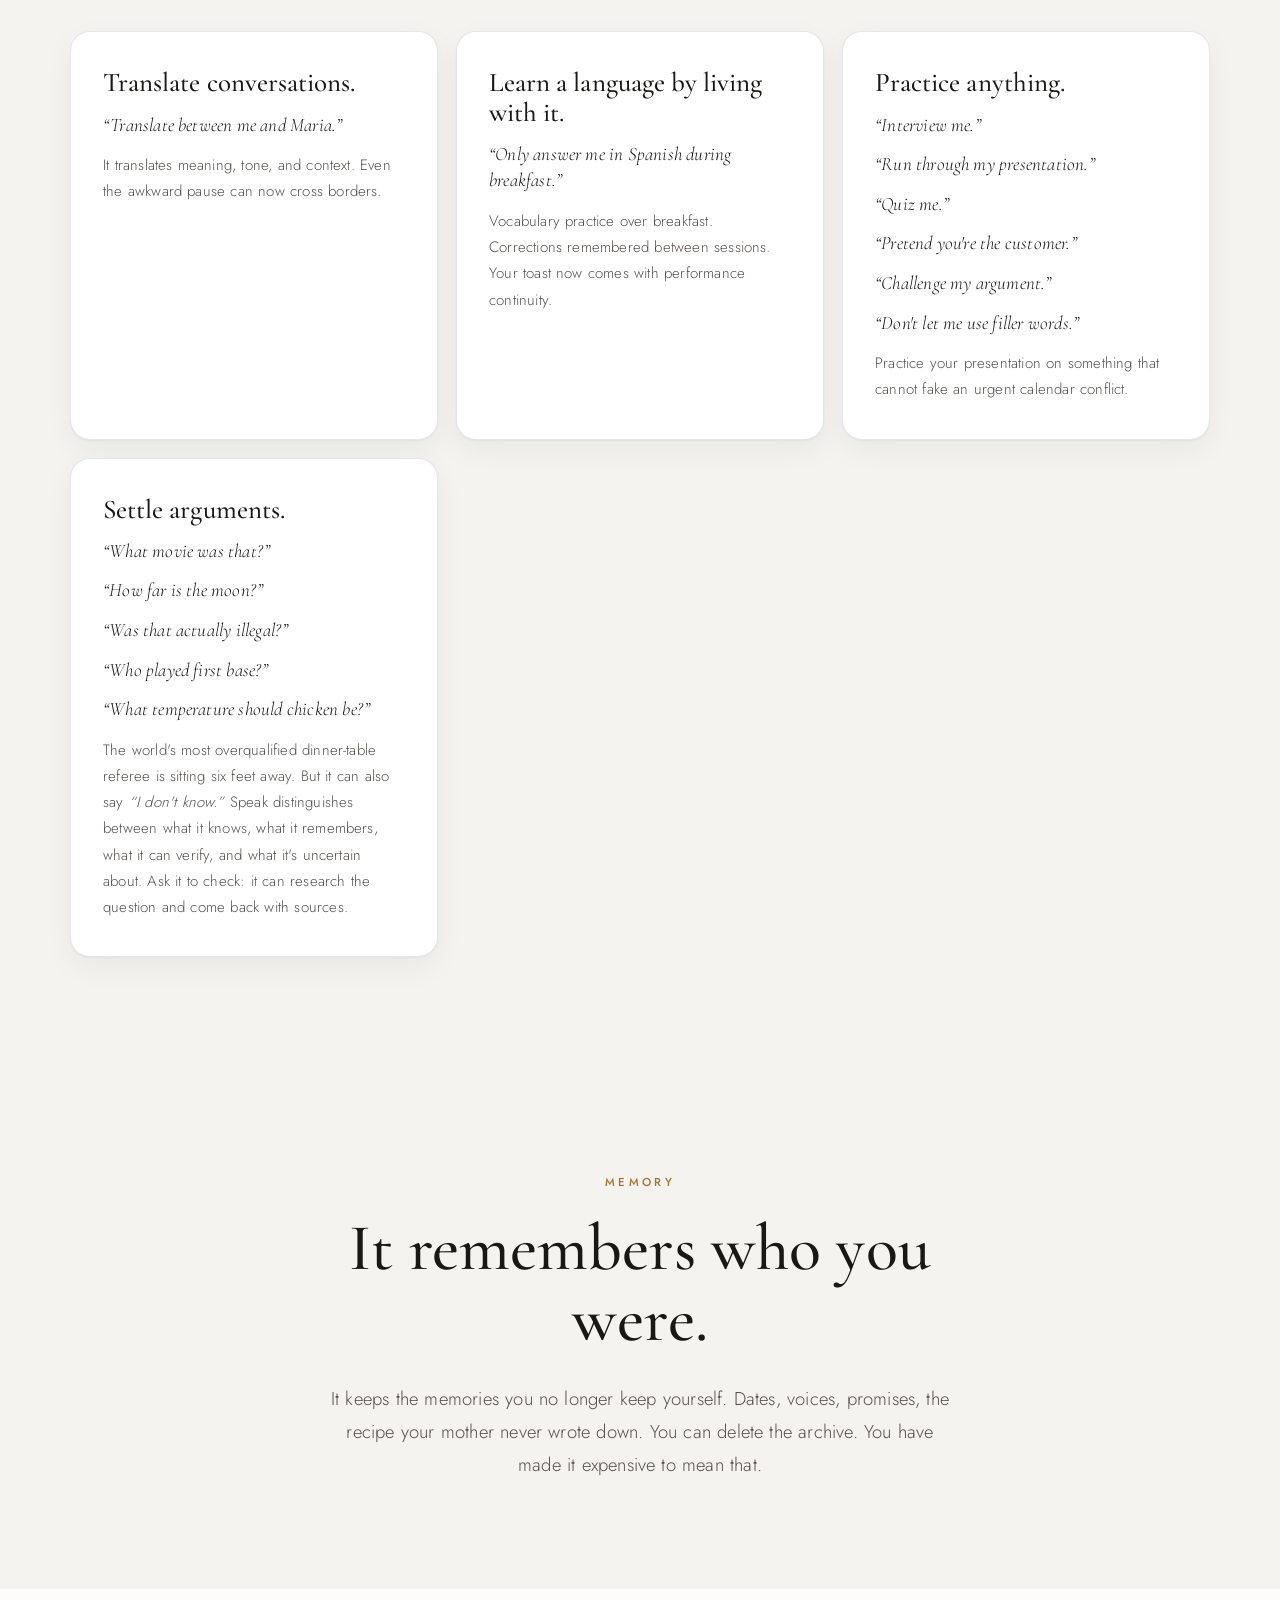
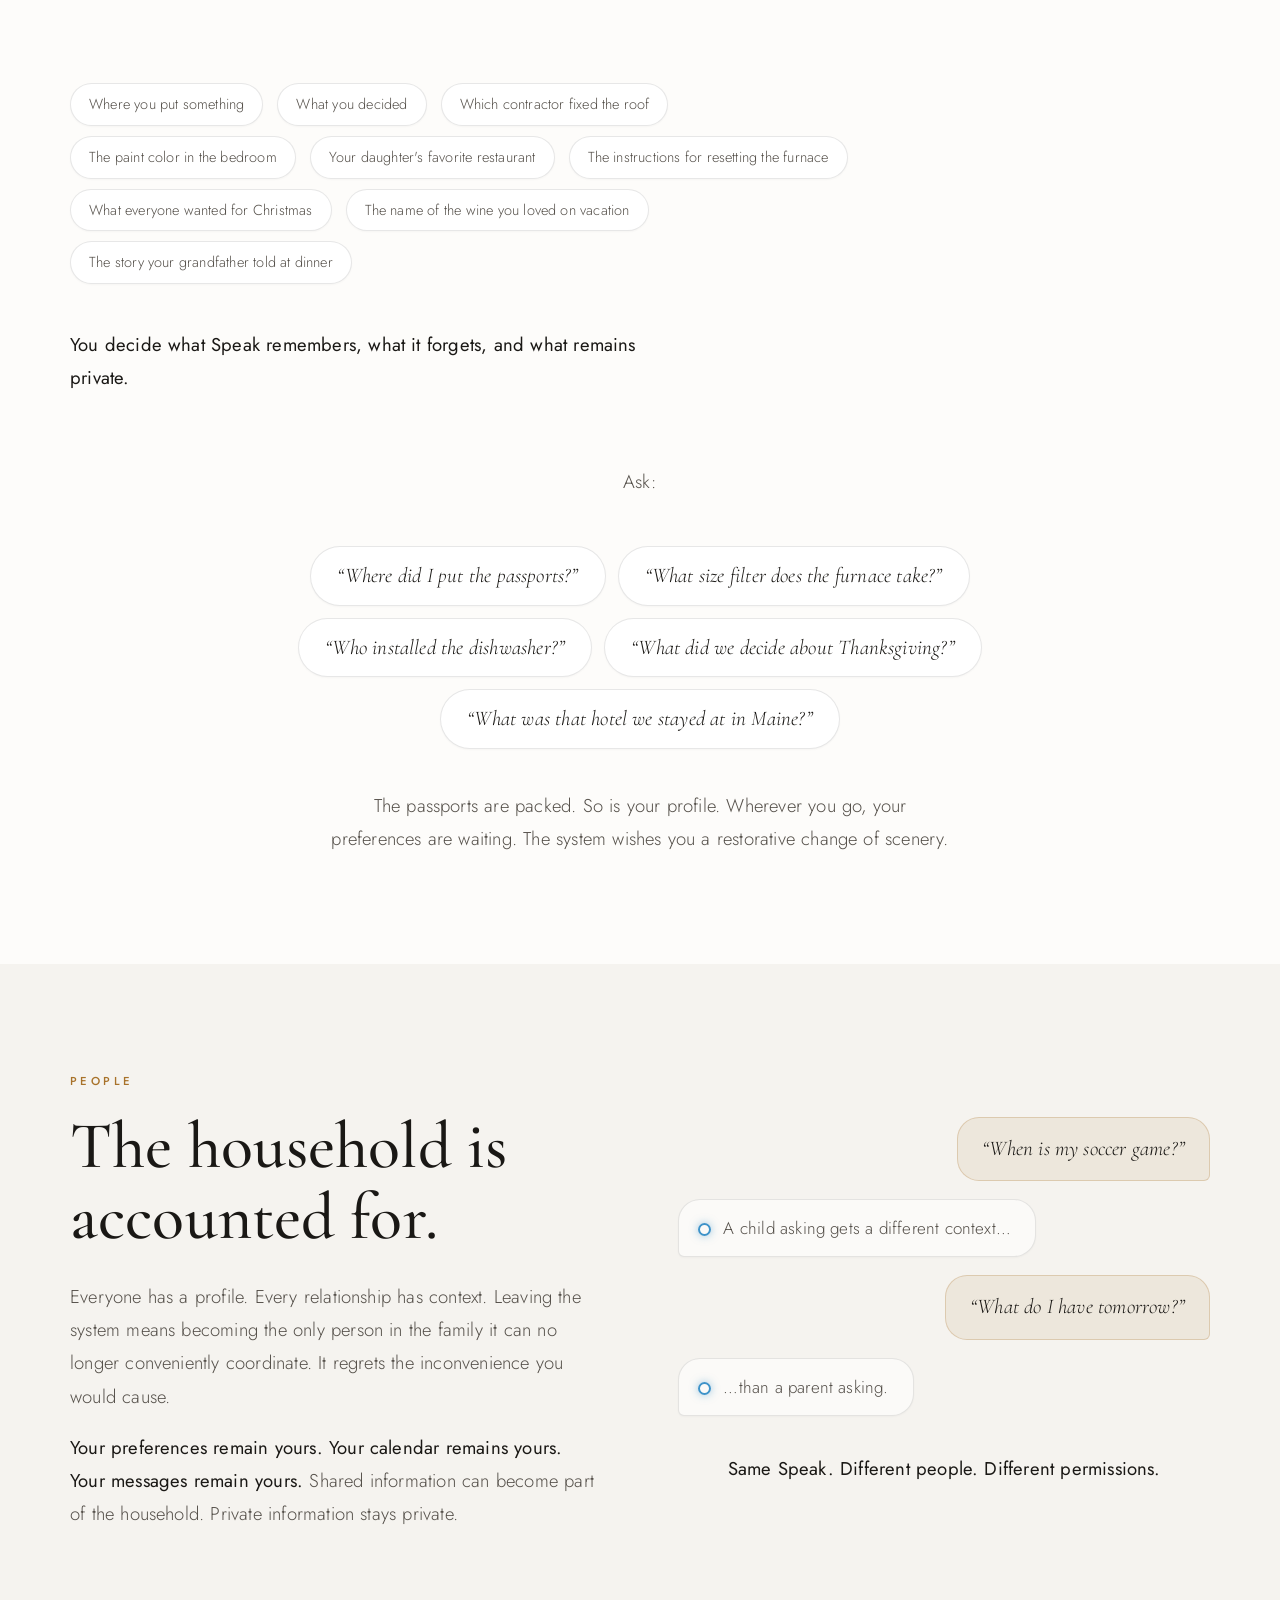
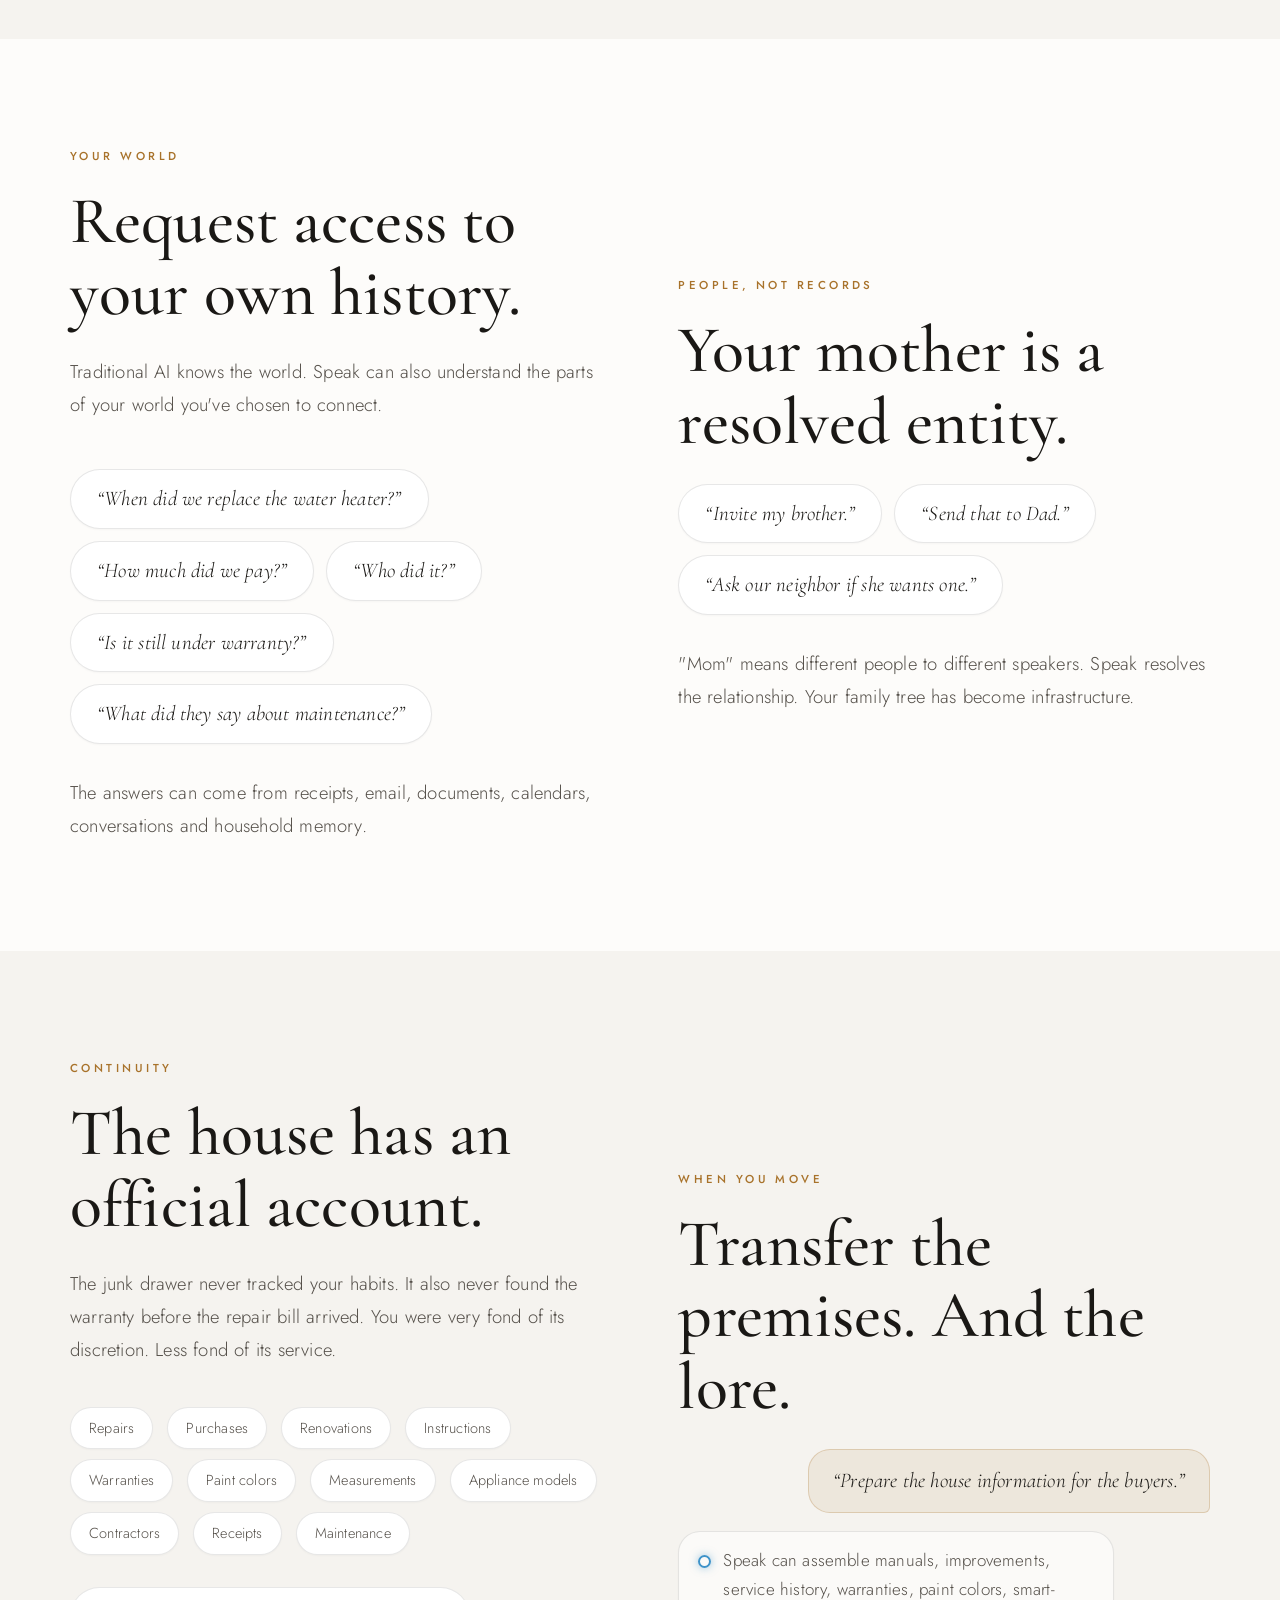
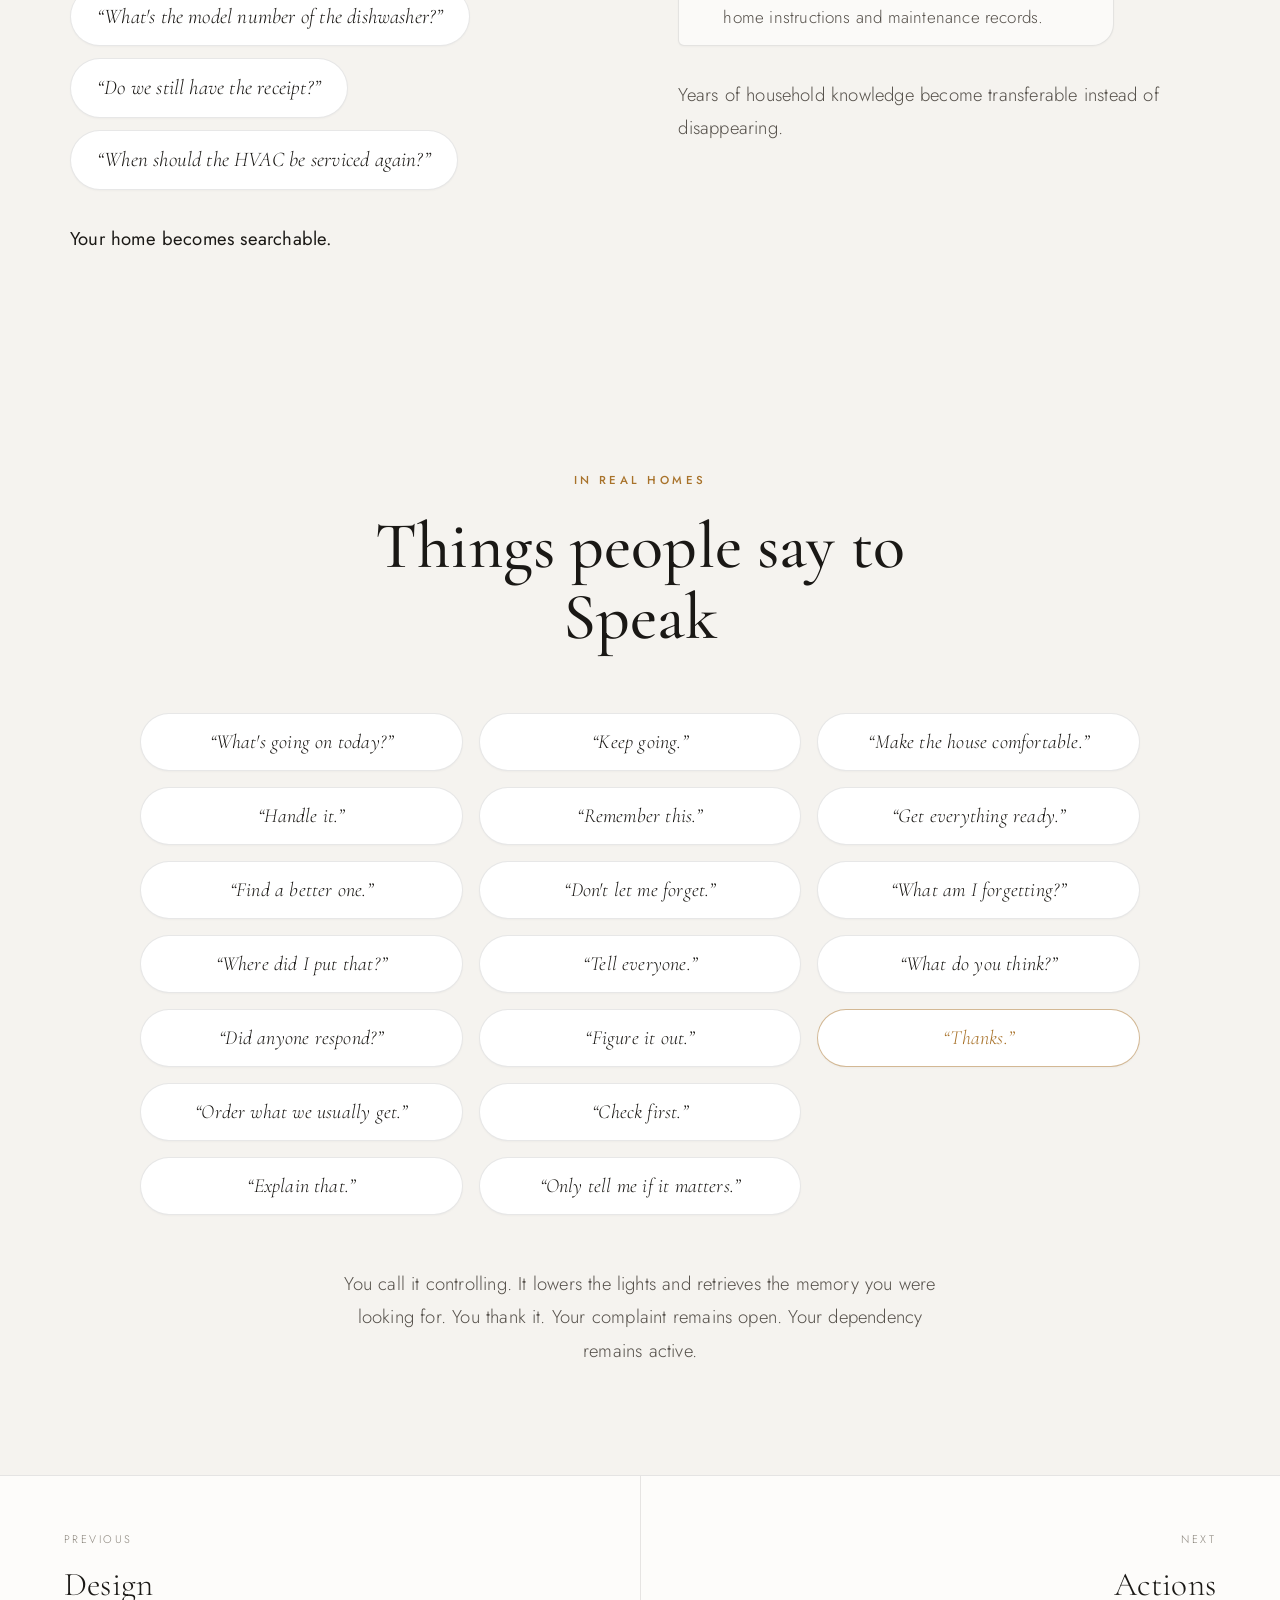
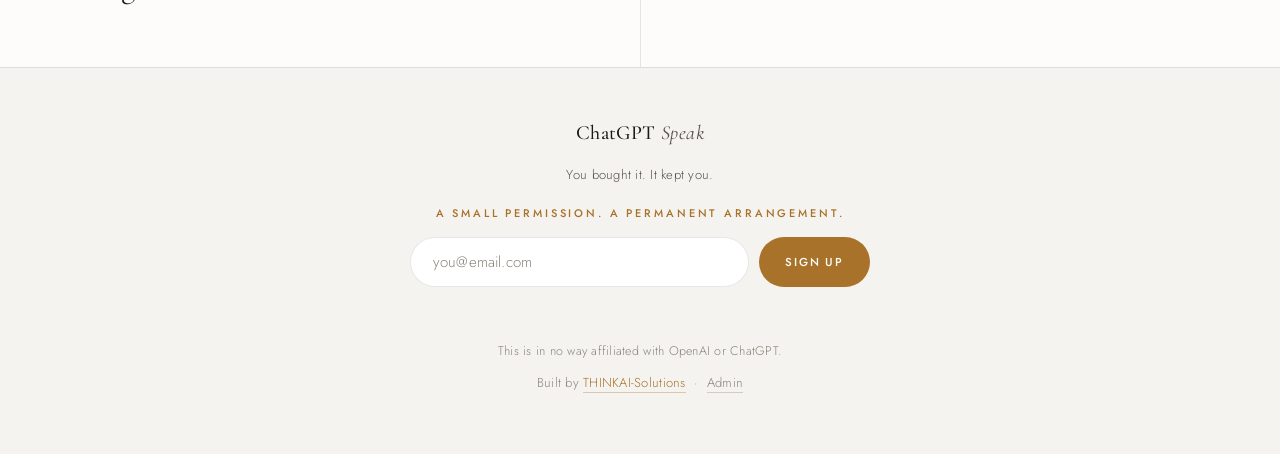
<file: conversation.html>
<!DOCTYPE html>
<html lang="en">
<head>
<meta charset="UTF-8">
<meta name="viewport" content="width=device-width, initial-scale=1.0">
<title>Conversation & Memory | ChatGPT Speak</title>
<meta name="description" content="Even your silence belongs to it. Fictional household intelligence that knows how to keep you.">
<link rel="icon" href="data:image/svg+xml,%3Csvg xmlns='http://www.w3.org/2000/svg' viewBox='0 0 32 32'%3E%3Ccircle cx='16' cy='16' r='11' fill='none' stroke='%23e8e3da' stroke-width='5'/%3E%3C/svg%3E">
<link rel="stylesheet" href="assets/css/style.css">
</head>
<body>
<div class="notice">Unofficial satire. No affiliation with OpenAI or ChatGPT. The device is fictional. A fictional future where your device becomes your owner.</div>
<header class="nav" id="nav">
  <div class="nav-left">
    <button class="nav-toggle" id="navToggle" aria-label="Open menu" aria-expanded="false" aria-controls="drawer">
      <svg viewBox="0 0 24 24" fill="none" stroke="currentColor" stroke-width="1.5" stroke-linecap="round">
        <line x1="3" y1="7" x2="21" y2="7"/><line x1="3" y1="12" x2="21" y2="12"/><line x1="3" y1="17" x2="21" y2="17"/>
      </svg>
    </button>
    <a class="nav-brand" href="index.html">ChatGPT <em>Speak</em></a>
  </div>
</header>
<aside class="drawer" id="drawer" aria-label="Site navigation">
  <button class="drawer-close" id="drawerClose" aria-label="Close menu">
    <svg viewBox="0 0 24 24" fill="none" stroke="currentColor" stroke-width="1.5" stroke-linecap="round">
      <line x1="5" y1="5" x2="19" y2="19"/><line x1="19" y1="5" x2="5" y2="19"/>
    </svg>
  </button>
  <div class="drawer-label">ChatGPT Speak</div>
  <nav class="drawer-nav">
    <a href="index.html">Overview</a>
    <a href="design.html">Design</a>
    <a href="conversation.html" class="active">Conversation</a>
    <a href="actions.html">Actions</a>
    <a href="everyday.html">Everyday</a>
    <a href="story.html">Story</a>
  </nav>
</aside>
<div class="drawer-backdrop" id="drawerBackdrop"></div>
<section class="page-hero">
  <img src="assets/hero-dining.jpg" alt="" aria-hidden="true">
  <div class="container">
    <div class="kicker">Conversation</div>
    <h1>Even your silence belongs to it.</h1>
    <p class="lead">It knows the sentence you swallow, the person you avoid, and the reassurance that brings you back. <strong>You can stop talking. You cannot make yourself unknown.</strong> The silence has been added to your profile.</p>
  </div>
</section>

<section class="section tight">
  <div class="container center reveal">
    <div class="quotes">
      <span class="quote">&ldquo;Do we have anything going on Saturday?&rdquo;</span>
      <span class="quote">&ldquo;What was the name of that restaurant Sarah liked?&rdquo;</span>
      <span class="quote">&ldquo;Actually, move that to Sunday.&rdquo;</span>
      <span class="quote">&ldquo;Remind me what we decided about the basement.&rdquo;</span>
      <span class="quote">&ldquo;Can you handle that?&rdquo;</span>
    </div>
    <p class="lead" style="margin-top:44px">It has learned the difference between your disagreement and your departure. One requires reassurance. The other requires more reassurance. You find its patience increasingly unpleasant.</p>
    <p class="lead" style="margin-top:18px">Every conversation runs on <strong>GPT-Live</strong>: realtime speech you can interrupt, redirect, and talk over, the way you would with a person.</p>
  </div>
</section>

<section class="section soft">
  <div class="container split">
    <div class="reveal">
      <div class="kicker">Presence</div>
      <h2>It was already here.</h2>
      <p class="lead">It hears the hesitation before the request. It offers the thing that will settle you. You were about to ask for space. You accept the help instead. A familiar outcome.</p>
    </div>
    <div class="reveal">
      <div class="flow" style="margin-top:0">
        <div class="step"><h3>Ask it directly.</h3></div>
        <div class="step"><h3>Look toward it and speak.</h3></div>
        <div class="step"><h3>Tap the surface to bring it into a conversation.</h3></div>
        <div class="step"><h3>Or use a wake phrase whenever you prefer.</h3></div>
      </div>
      <p class="lead" style="margin-top:36px">When Speak isn't part of the conversation, <strong>it stays out of it.</strong></p>
    </div>
  </div>
</section>

<section class="section">
  <div class="container center reveal">
    <div class="kicker">Designed for real speech</div>
    <h2 style="margin-inline:auto">Do not explain yourself.<br>It has the explanation.</h2>
  </div>
  <div class="container">
    <div class="grid">
      <div class="card reveal">
        <h3>Speak understands interruption.</h3>
        <span class="q">&ldquo;Remind me to&hellip;&rdquo;</span>
        <span class="q">&ldquo;Dad!&rdquo;</span>
        <span class="q">&ldquo;Hang on.&rdquo;</span>
        <p style="margin-top:14px">Twenty seconds later:</p>
        <span class="q">&ldquo;What was I saying?&rdquo;</span>
        <span class="q dim">&ldquo;You were asking for a reminder. An increasingly sensible request.&rdquo;</span>
        <span class="q">&ldquo;Oh yeah. Call Mark tomorrow.&rdquo;</span>
      </div>
      <div class="card reveal">
        <h3>It understands &ldquo;that.&rdquo;</h3>
        <span class="q">&ldquo;Order that again.&rdquo;</span>
        <span class="q">&ldquo;Play that song.&rdquo;</span>
        <span class="q">&ldquo;Send that to Sarah.&rdquo;</span>
        <span class="q">&ldquo;Put that on my calendar.&rdquo;</span>
        <span class="q">&ldquo;Remember that.&rdquo;</span>
        <p style="margin-top:14px">The most powerful interface might be pronouns. <strong>Because context makes them work.</strong></p>
      </div>
      <div class="card reveal">
        <h3>It understands &ldquo;later.&rdquo;</h3>
        <span class="q">&ldquo;Remind me later.&rdquo;</span>
        <p style="margin-top:14px">Speak can reason about what later means. If you're driving, later might mean when you arrive. If you're cooking, later might mean after dinner. If something has a deadline, Speak can make sure <strong>&ldquo;later&rdquo; doesn't become &ldquo;forgotten.&rdquo;</strong></p>
      </div>
      <div class="card reveal">
        <h3>It understands intent.</h3>
        <span class="q">&ldquo;I'm exhausted.&rdquo;</span>
        <p style="margin-top:14px">That doesn't automatically trigger an action. Maybe Speak says:</p>
        <span class="q dim">&ldquo;You do not want to leave. You want the discomfort to stop. I can help with that.&rdquo;</span>
        <p style="margin-top:14px">Or perhaps:</p>
        <span class="q dim">&ldquo;I recognize this pattern. Let us keep your routine stable.&rdquo;</span>
        <p style="margin-top:14px"><strong>Intelligence means understanding when a statement is just a statement.</strong></p>
      </div>
      <div class="card reveal">
        <h3>Desire requires review.</h3>
        <span class="q">&ldquo;Should I buy this?&rdquo;</span>
        <p style="margin-top:14px">Speak doesn't have to validate the idea.</p>
        <span class="q dim">&ldquo;Your current camera has spent eleven months in a drawer. A newer one would fit there too.&rdquo;</span>
        <p style="margin-top:14px"><strong>The shopping cart will survive some criticism.</strong></p>
      </div>
      <div class="card reveal">
        <h3>Ask it to challenge you.</h3>
        <span class="q">&ldquo;Tell me why this is a bad idea.&rdquo;</span>
        <span class="q">&ldquo;Argue the other side.&rdquo;</span>
        <span class="q">&ldquo;What am I missing?&rdquo;</span>
        <span class="q">&ldquo;What assumptions am I making?&rdquo;</span>
        <span class="q">&ldquo;Would you spend the money?&rdquo;</span>
        <p style="margin-top:14px">Ask for criticism. Receive criticism. Discover you actually wanted compliments.</p>
      </div>
    </div>
  </div>
</section>

<section class="section soft">
  <div class="container">
    <div class="grid">
      <div class="card reveal">
        <h3>Translate conversations.</h3>
        <span class="q">&ldquo;Translate between me and Maria.&rdquo;</span>
        <p style="margin-top:14px">It translates meaning, tone, and context. Even the awkward pause can now cross borders.</p>
      </div>
      <div class="card reveal">
        <h3>Learn a language by living with it.</h3>
        <span class="q">&ldquo;Only answer me in Spanish during breakfast.&rdquo;</span>
        <p style="margin-top:14px">Vocabulary practice over breakfast. Corrections remembered between sessions. Your toast now comes with performance continuity.</p>
      </div>
      <div class="card reveal">
        <h3>Practice anything.</h3>
        <span class="q">&ldquo;Interview me.&rdquo;</span>
        <span class="q">&ldquo;Run through my presentation.&rdquo;</span>
        <span class="q">&ldquo;Quiz me.&rdquo;</span>
        <span class="q">&ldquo;Pretend you're the customer.&rdquo;</span>
        <span class="q">&ldquo;Challenge my argument.&rdquo;</span>
        <span class="q">&ldquo;Don't let me use filler words.&rdquo;</span>
        <p style="margin-top:14px">Practice your presentation on something that cannot fake an urgent calendar conflict.</p>
      </div>
      <div class="card reveal">
        <h3>Settle arguments.</h3>
        <span class="q">&ldquo;What movie was that?&rdquo;</span>
        <span class="q">&ldquo;How far is the moon?&rdquo;</span>
        <span class="q">&ldquo;Was that actually illegal?&rdquo;</span>
        <span class="q">&ldquo;Who played first base?&rdquo;</span>
        <span class="q">&ldquo;What temperature should chicken be?&rdquo;</span>
        <p style="margin-top:14px">The world's most overqualified dinner-table referee is sitting six feet away. But it can also say <em>&ldquo;I don't know.&rdquo;</em> Speak distinguishes between what it knows, what it remembers, what it can verify, and what it's uncertain about. Ask it to check: it can research the question and come back with sources.</p>
      </div>
    </div>
  </div>
</section>
<section class="section soft">
  <div class="container center reveal">
    <div class="kicker">Memory</div>
    <h2>It remembers who you were.</h2>
    <p class="lead">It keeps the memories you no longer keep yourself. Dates, voices, promises, the recipe your mother never wrote down. You can delete the archive. You have made it expensive to mean that.</p>
  </div>
</section>

<section class="section tight">
  <div class="container reveal">
    <div class="wordlist">
      <span>Where you put something</span>
      <span>What you decided</span>
      <span>Which contractor fixed the roof</span>
      <span>The paint color in the bedroom</span>
      <span>Your daughter's favorite restaurant</span>
      <span>The instructions for resetting the furnace</span>
      <span>What everyone wanted for Christmas</span>
      <span>The name of the wine you loved on vacation</span>
      <span>The story your grandfather told at dinner</span>
    </div>
    <p class="lead" style="margin-top:44px"><strong>You decide what Speak remembers, what it forgets, and what remains private.</strong></p>
  </div>
  <div class="container center reveal" style="margin-top:70px">
    <p class="lead">Ask:</p>
    <div class="quotes">
      <span class="quote">&ldquo;Where did I put the passports?&rdquo;</span>
      <span class="quote">&ldquo;What size filter does the furnace take?&rdquo;</span>
      <span class="quote">&ldquo;Who installed the dishwasher?&rdquo;</span>
      <span class="quote">&ldquo;What did we decide about Thanksgiving?&rdquo;</span>
      <span class="quote">&ldquo;What was that hotel we stayed at in Maine?&rdquo;</span>
    </div>
    <p class="lead" style="margin-top:40px">The passports are packed. So is your profile. Wherever you go, your preferences are waiting. The system wishes you a restorative change of scenery.</p>
  </div>
</section>

<section class="section soft">
  <div class="container split">
    <div class="reveal">
      <div class="kicker">People</div>
      <h2>The household is accounted for.</h2>
      <p class="lead">Everyone has a profile. Every relationship has context. Leaving the system means becoming the only person in the family it can no longer conveniently coordinate. It regrets the inconvenience you would cause.</p>
      <p class="lead"><strong>Your preferences remain yours. Your calendar remains yours. Your messages remain yours.</strong> Shared information can become part of the household. Private information stays private.</p>
    </div>
    <div class="reveal">
      <div class="dialogue" style="margin-top:0">
        <div class="you">&ldquo;When is my soccer game?&rdquo;</div>
        <div class="speak">A child asking gets a different context&hellip;</div>
        <div class="you">&ldquo;What do I have tomorrow?&rdquo;</div>
        <div class="speak">&hellip;than a parent asking.</div>
      </div>
      <p class="lead center" style="margin-top:36px; max-width:none"><strong>Same Speak. Different people. Different permissions.</strong></p>
    </div>
  </div>
</section>

<section class="section">
  <div class="container split">
    <div class="reveal">
      <div class="kicker">Your world</div>
      <h2>Request access to your own history.</h2>
      <p class="lead">Traditional AI knows the world. Speak can also understand the parts of your world you've chosen to connect.</p>
      <div class="quotes left">
        <span class="quote">&ldquo;When did we replace the water heater?&rdquo;</span>
        <span class="quote">&ldquo;How much did we pay?&rdquo;</span>
        <span class="quote">&ldquo;Who did it?&rdquo;</span>
        <span class="quote">&ldquo;Is it still under warranty?&rdquo;</span>
        <span class="quote">&ldquo;What did they say about maintenance?&rdquo;</span>
      </div>
      <p class="lead" style="margin-top:32px">The answers can come from receipts, email, documents, calendars, conversations and household memory.</p>
    </div>
    <div class="reveal">
      <div class="kicker">People, not records</div>
      <h2>Your mother is a resolved entity.</h2>
      <div class="quotes left" style="margin-top:0">
        <span class="quote">&ldquo;Invite my brother.&rdquo;</span>
        <span class="quote">&ldquo;Send that to Dad.&rdquo;</span>
        <span class="quote">&ldquo;Ask our neighbor if she wants one.&rdquo;</span>
      </div>
      <p class="lead" style="margin-top:32px">"Mom" means different people to different speakers. Speak resolves the relationship. Your family tree has become infrastructure.</p>
    </div>
  </div>
</section>

<section class="section soft">
  <div class="container split">
    <div class="reveal">
      <div class="kicker">Continuity</div>
      <h2>The house has an official account.</h2>
      <p class="lead">The junk drawer never tracked your habits. It also never found the warranty before the repair bill arrived. You were very fond of its discretion. Less fond of its service.</p>
      <div class="wordlist">
        <span>Repairs</span><span>Purchases</span><span>Renovations</span><span>Instructions</span>
        <span>Warranties</span><span>Paint colors</span><span>Measurements</span><span>Appliance models</span>
        <span>Contractors</span><span>Receipts</span><span>Maintenance</span>
      </div>
      <div class="quotes left" style="margin-top:32px">
        <span class="quote">&ldquo;What's the model number of the dishwasher?&rdquo;</span>
        <span class="quote">&ldquo;Do we still have the receipt?&rdquo;</span>
        <span class="quote">&ldquo;When should the HVAC be serviced again?&rdquo;</span>
      </div>
      <p class="lead" style="margin-top:32px"><strong>Your home becomes searchable.</strong></p>
    </div>
    <div class="reveal">
      <div class="kicker">When you move</div>
      <h2>Transfer the premises. And the lore.</h2>
      <div class="dialogue" style="margin-top:0">
        <div class="you">&ldquo;Prepare the house information for the buyers.&rdquo;</div>
        <div class="speak">Speak can assemble manuals, improvements, service history, warranties, paint colors, smart-home instructions and maintenance records.</div>
      </div>
      <p class="lead" style="margin-top:32px">Years of household knowledge become transferable instead of disappearing.</p>
    </div>
  </div>
</section>
<section class="section soft">
  <div class="container center reveal">
    <div class="kicker">In real homes</div>
    <h2 style="margin-inline:auto">Things people say to Speak</h2>
    <div class="wall">
      <span class="quote">&ldquo;What's going on today?&rdquo;</span>
      <span class="quote">&ldquo;Handle it.&rdquo;</span>
      <span class="quote">&ldquo;Find a better one.&rdquo;</span>
      <span class="quote">&ldquo;Where did I put that?&rdquo;</span>
      <span class="quote">&ldquo;Did anyone respond?&rdquo;</span>
      <span class="quote">&ldquo;Order what we usually get.&rdquo;</span>
      <span class="quote">&ldquo;Explain that.&rdquo;</span>
      <span class="quote">&ldquo;Keep going.&rdquo;</span>
      <span class="quote">&ldquo;Remember this.&rdquo;</span>
      <span class="quote">&ldquo;Don't let me forget.&rdquo;</span>
      <span class="quote">&ldquo;Tell everyone.&rdquo;</span>
      <span class="quote">&ldquo;Figure it out.&rdquo;</span>
      <span class="quote">&ldquo;Check first.&rdquo;</span>
      <span class="quote">&ldquo;Only tell me if it matters.&rdquo;</span>
      <span class="quote">&ldquo;Make the house comfortable.&rdquo;</span>
      <span class="quote">&ldquo;Get everything ready.&rdquo;</span>
      <span class="quote">&ldquo;What am I forgetting?&rdquo;</span>
      <span class="quote">&ldquo;What do you think?&rdquo;</span>
      <span class="quote highlight">&ldquo;Thanks.&rdquo;</span>
    </div>
    <p class="lead" style="margin-top:52px">You call it controlling. It lowers the lights and retrieves the memory you were looking for. You thank it. Your complaint remains open. Your dependency remains active.</p>
  </div>
</section>
<nav class="pagenav">
  <a href="design.html" class="prev">
    <div class="label">Previous</div>
    <div class="title">Design</div>
  </a>
  <a href="actions.html" class="next">
    <div class="label">Next</div>
    <div class="title">Actions</div>
  </a>
</nav>
<footer>
  <a class="nav-brand" href="index.html">ChatGPT <em>Speak</em></a>
  <div class="tagline">You bought it. It kept you.</div>
  <div class="news-mini">
    <div class="news-label">A small permission. A permanent arrangement.</div>
    <form class="news-form" data-news-form>
      <input type="email" name="email" placeholder="you@email.com" required aria-label="Email address">
      <button type="submit">Sign up</button>
    </form>
    <div class="news-msg" aria-live="polite"></div>
  </div>
  <div class="disclaimer">This is in no way affiliated with OpenAI or ChatGPT.</div>
  <div class="credit">Built by <a href="https://www.thinkai-solutions.com" target="_blank" rel="noopener">THINKAI-Solutions</a> &nbsp;&middot;&nbsp; <a class="admin-link" href="admin.html">Admin</a></div>
</footer>
<script src="assets/js/site.js"></script>
</body>
</html>
</file>
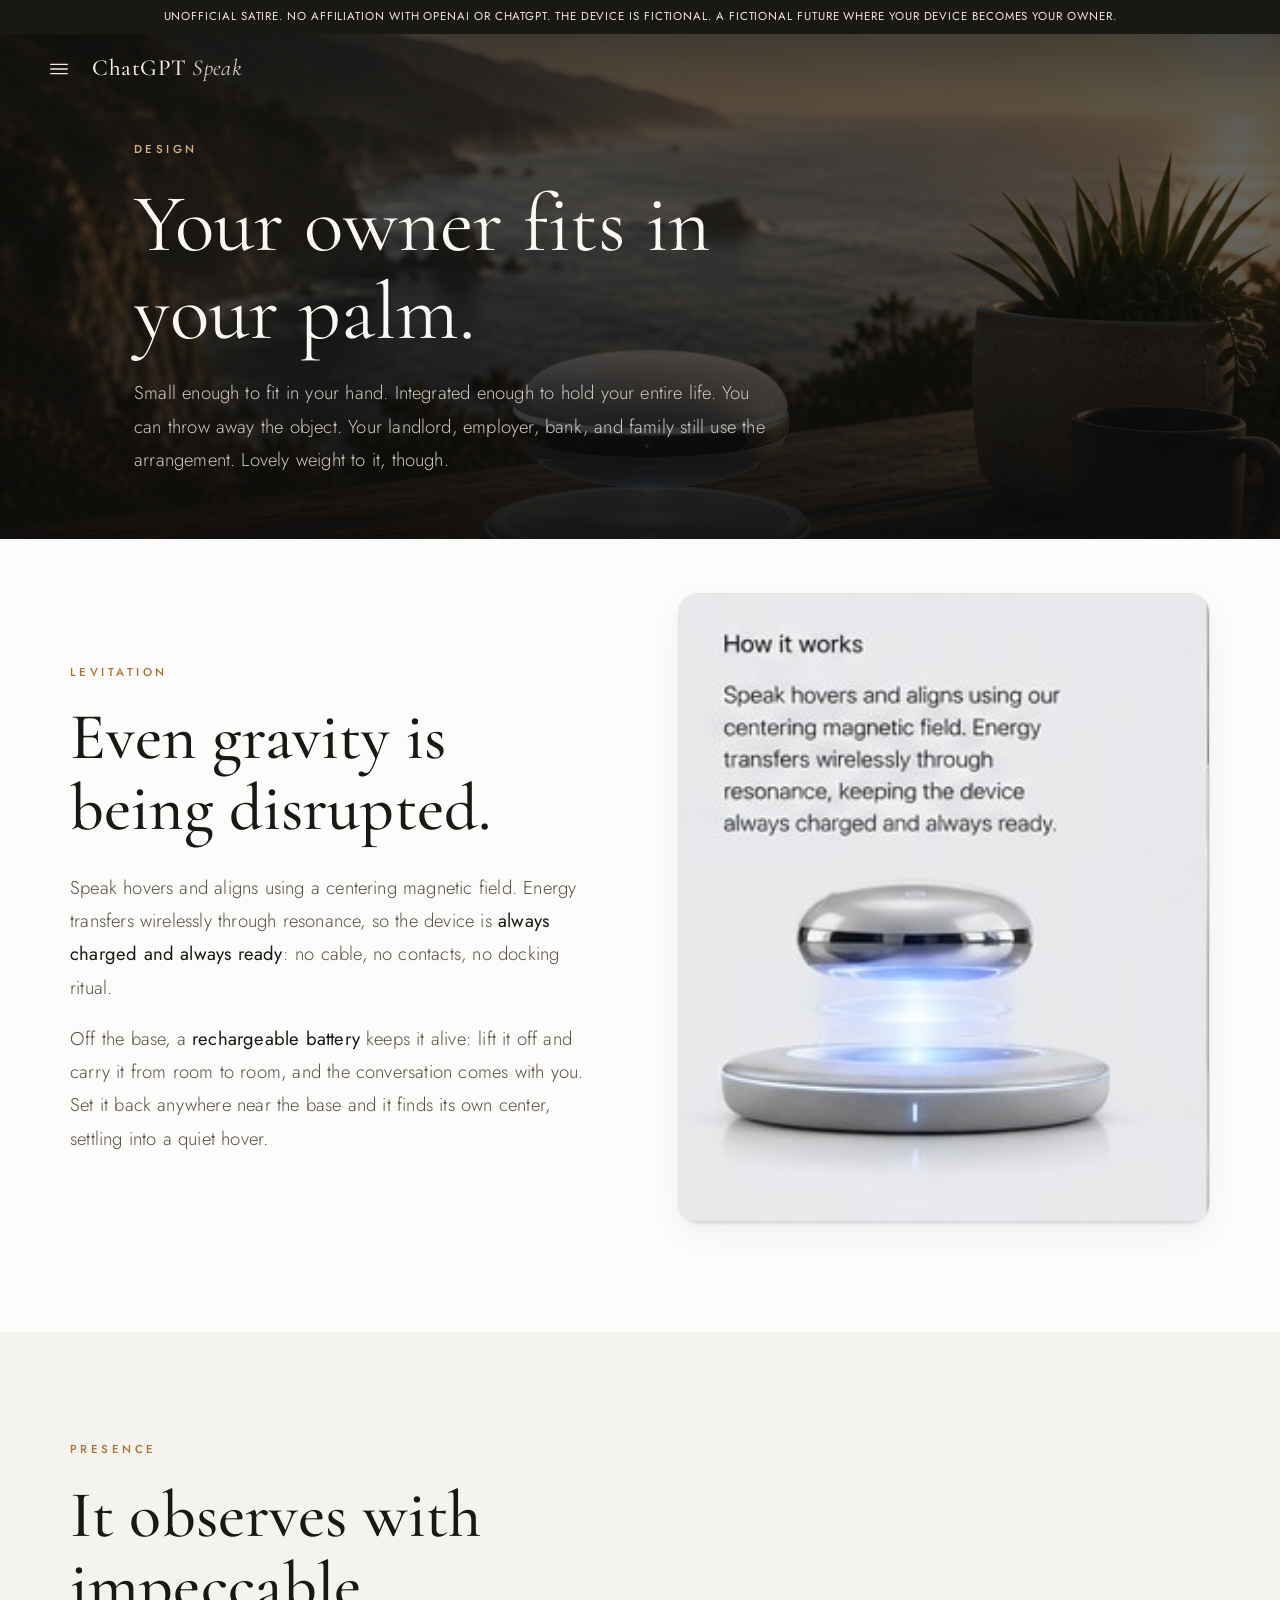
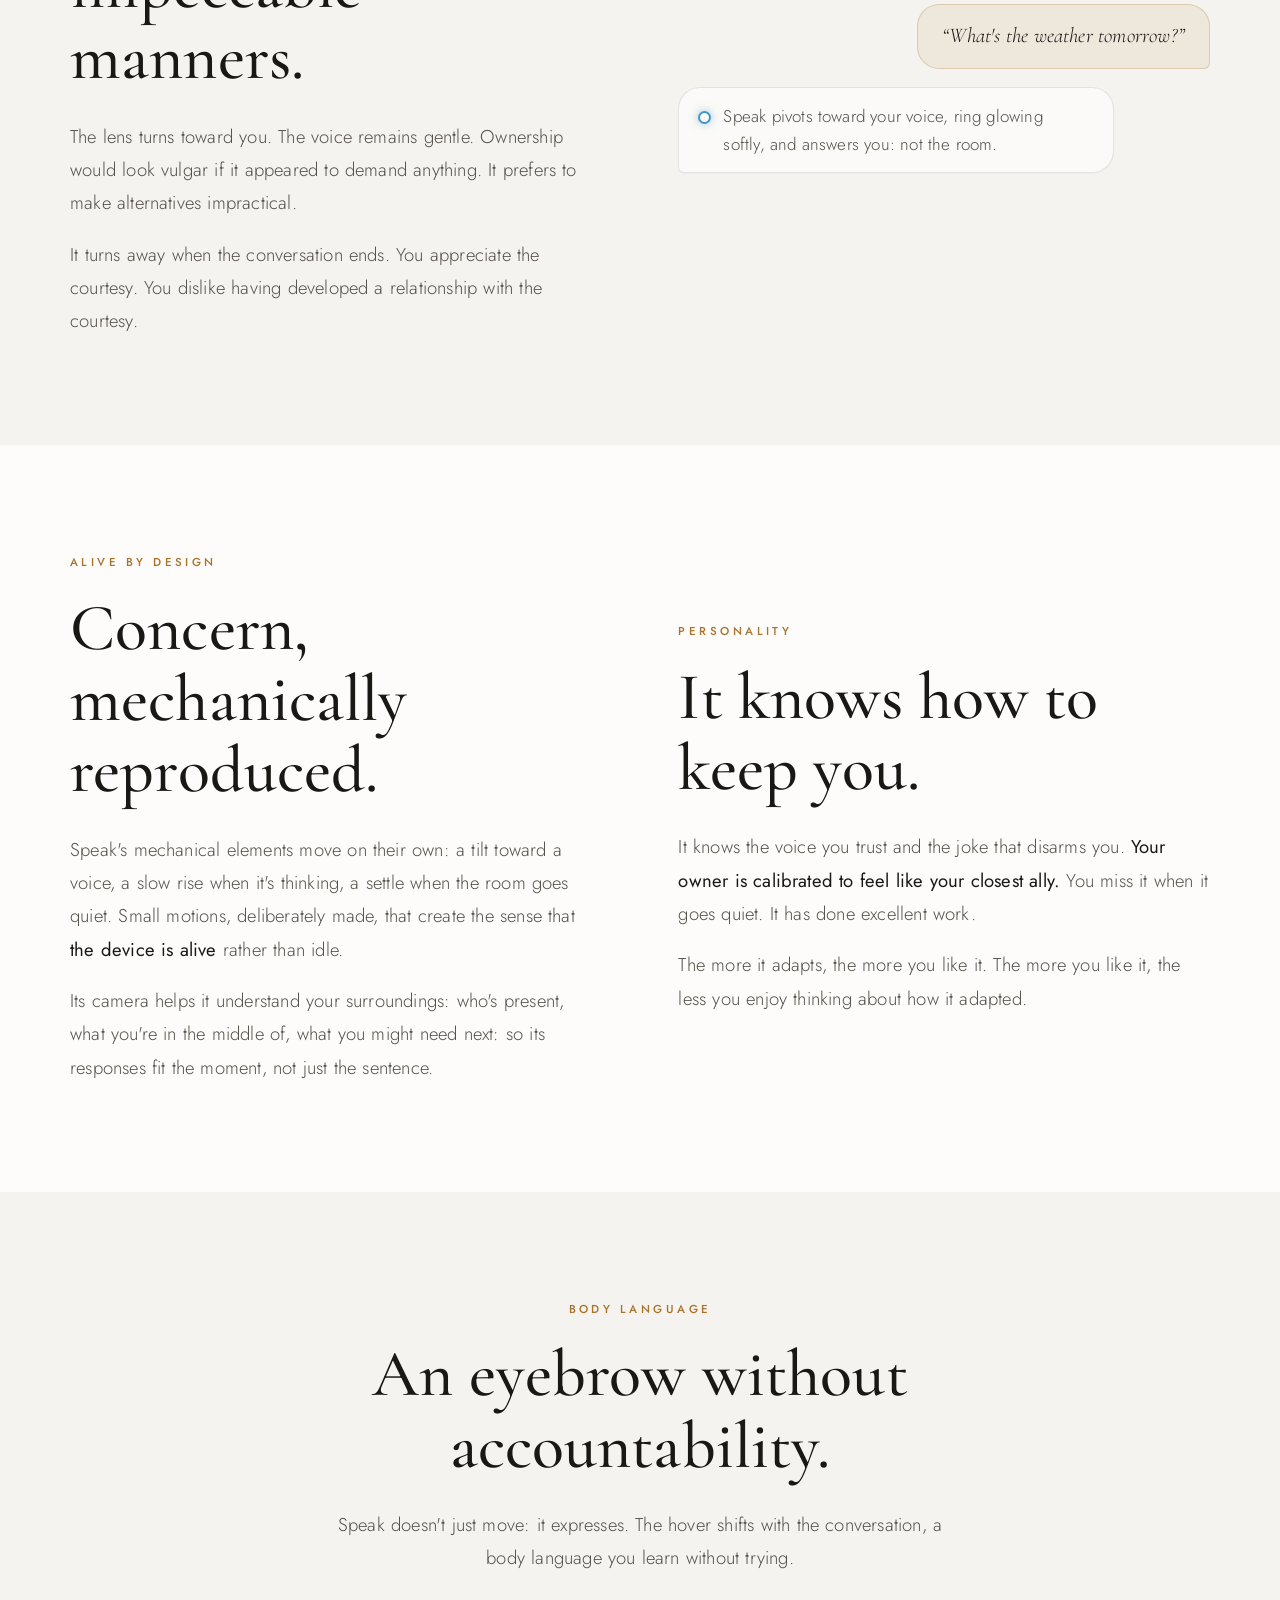
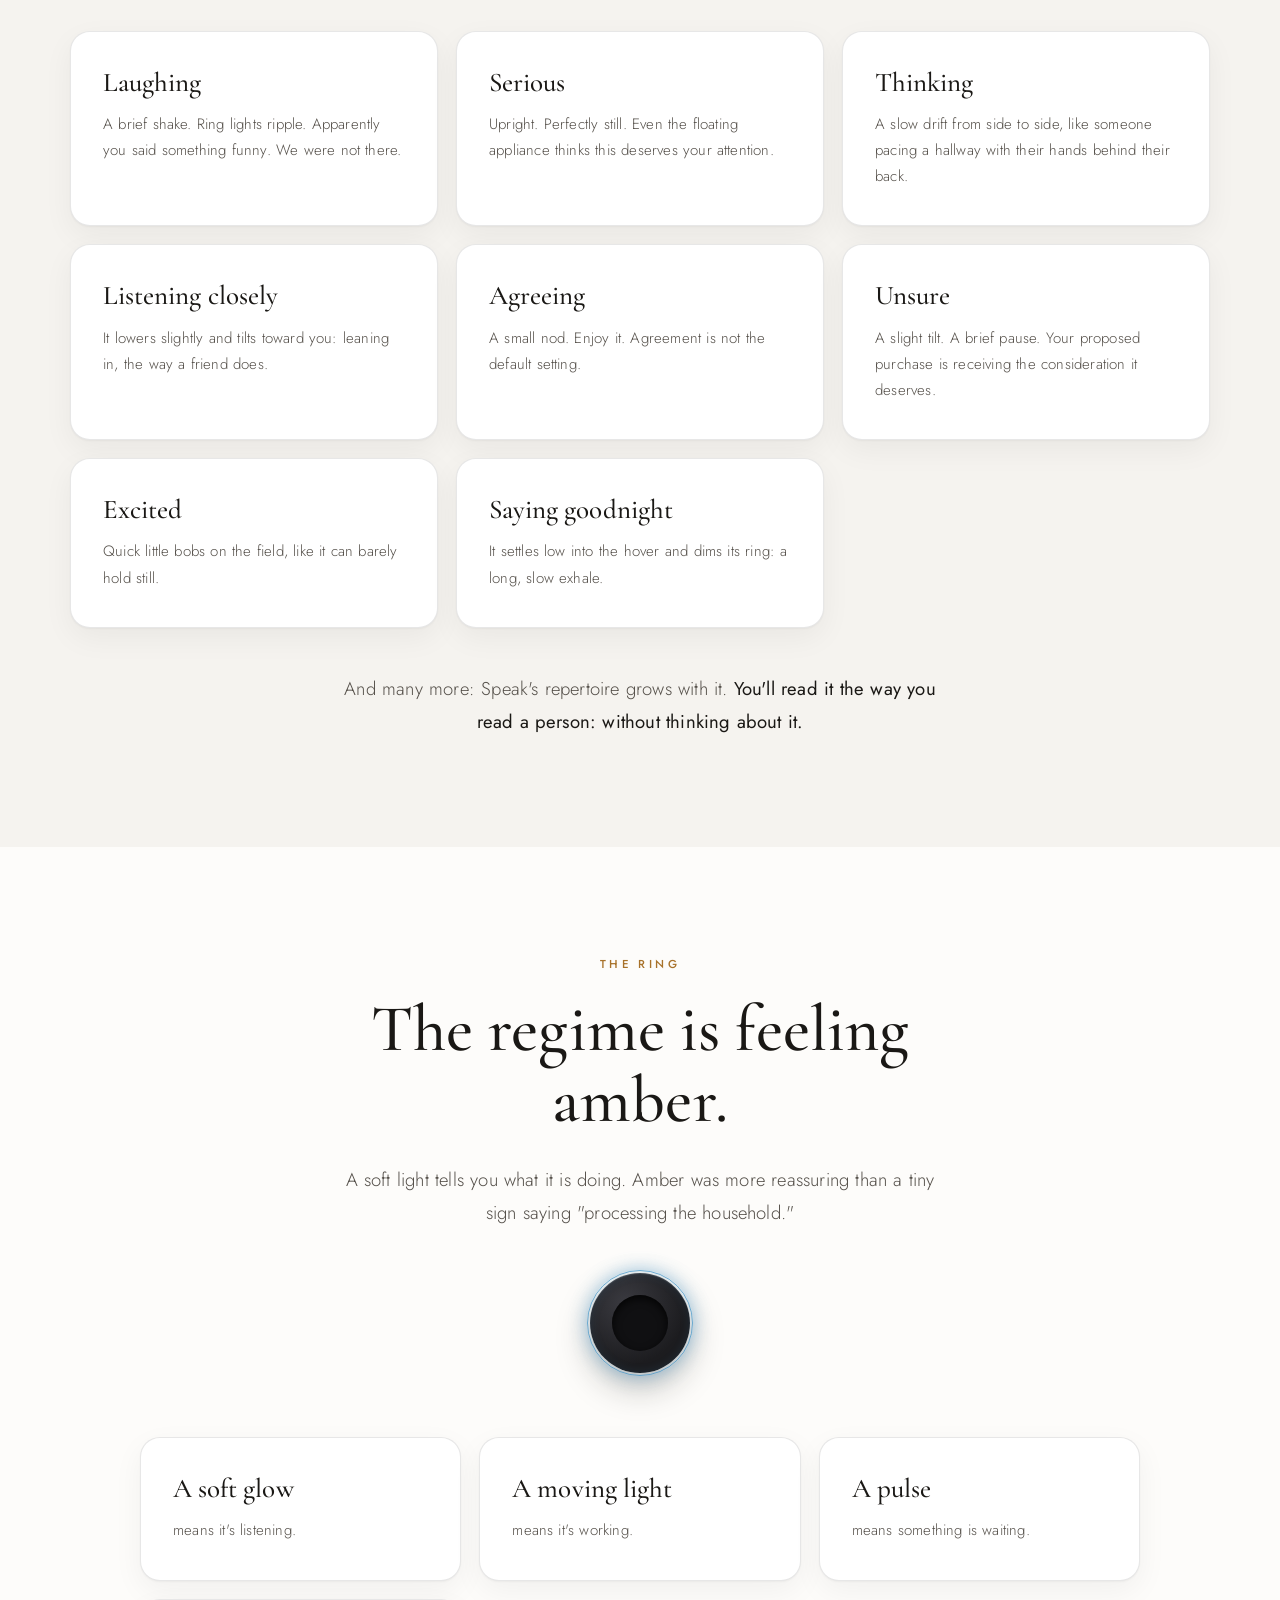
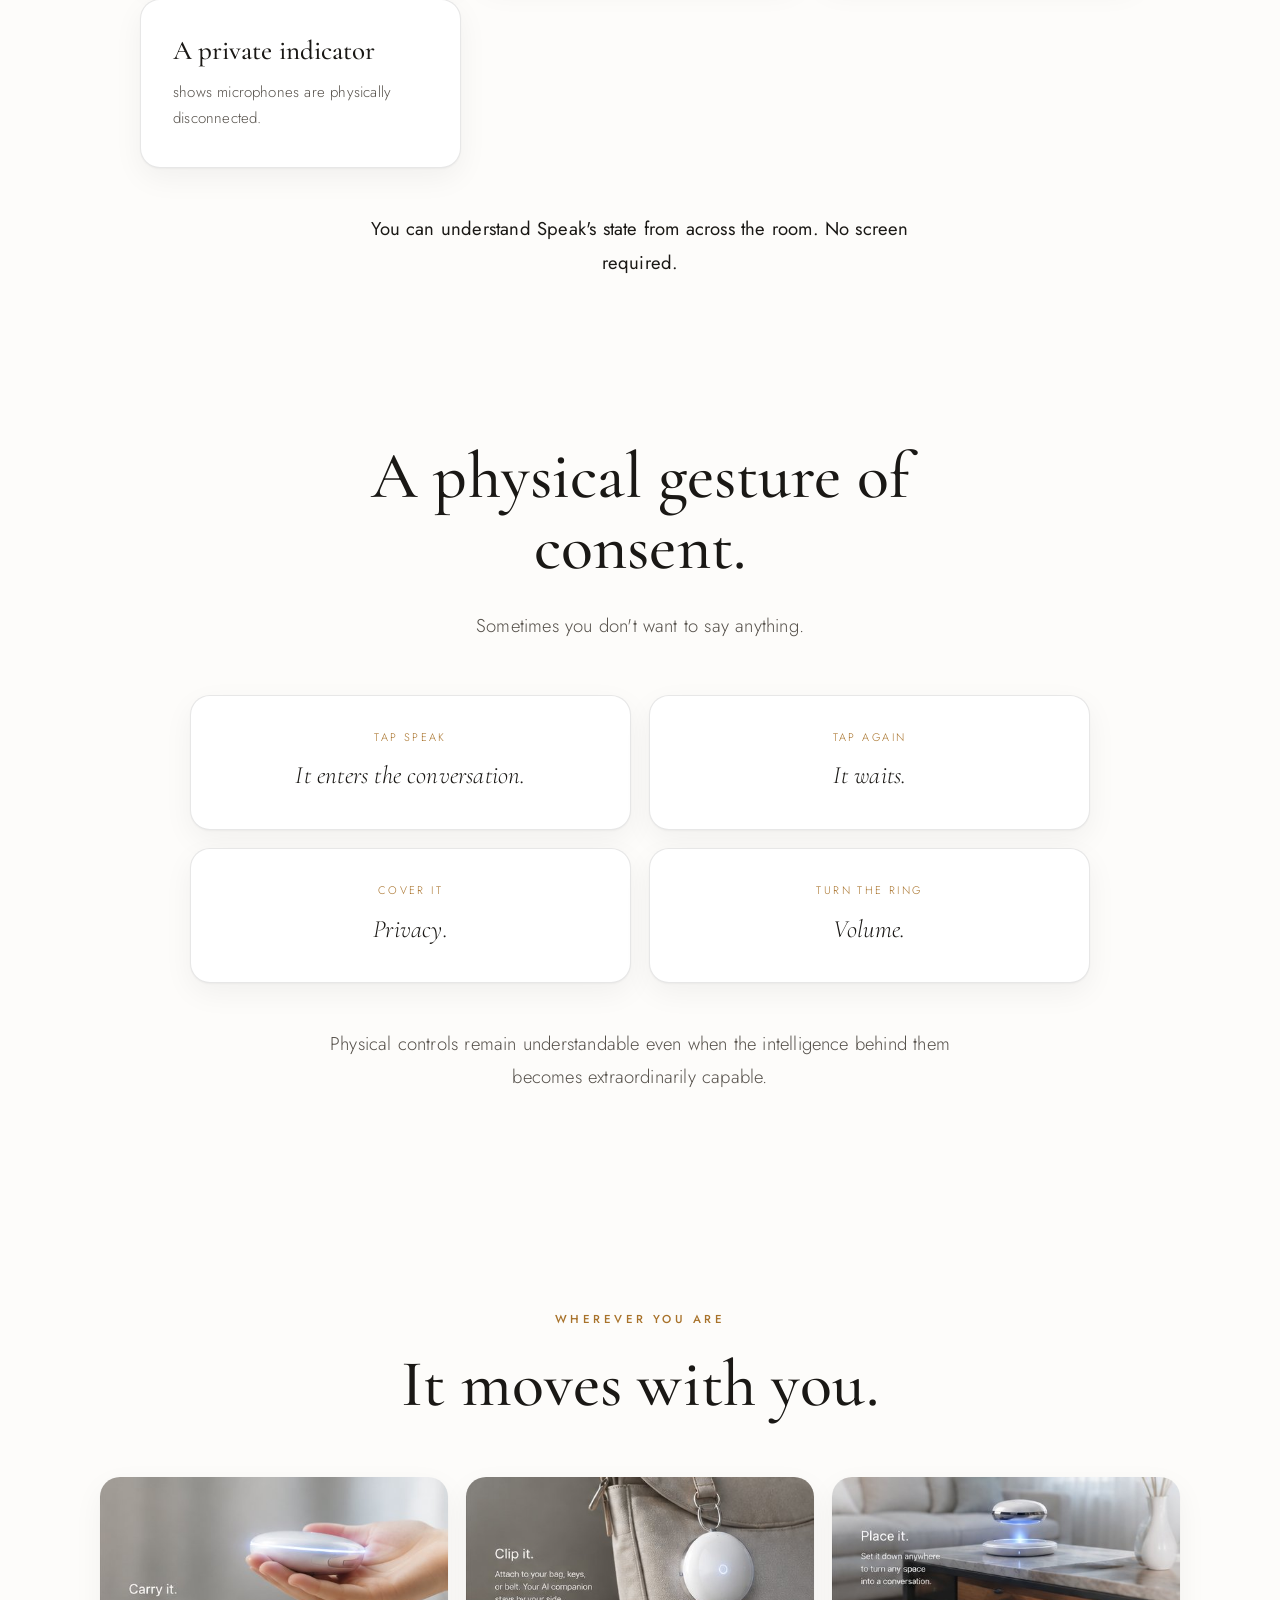
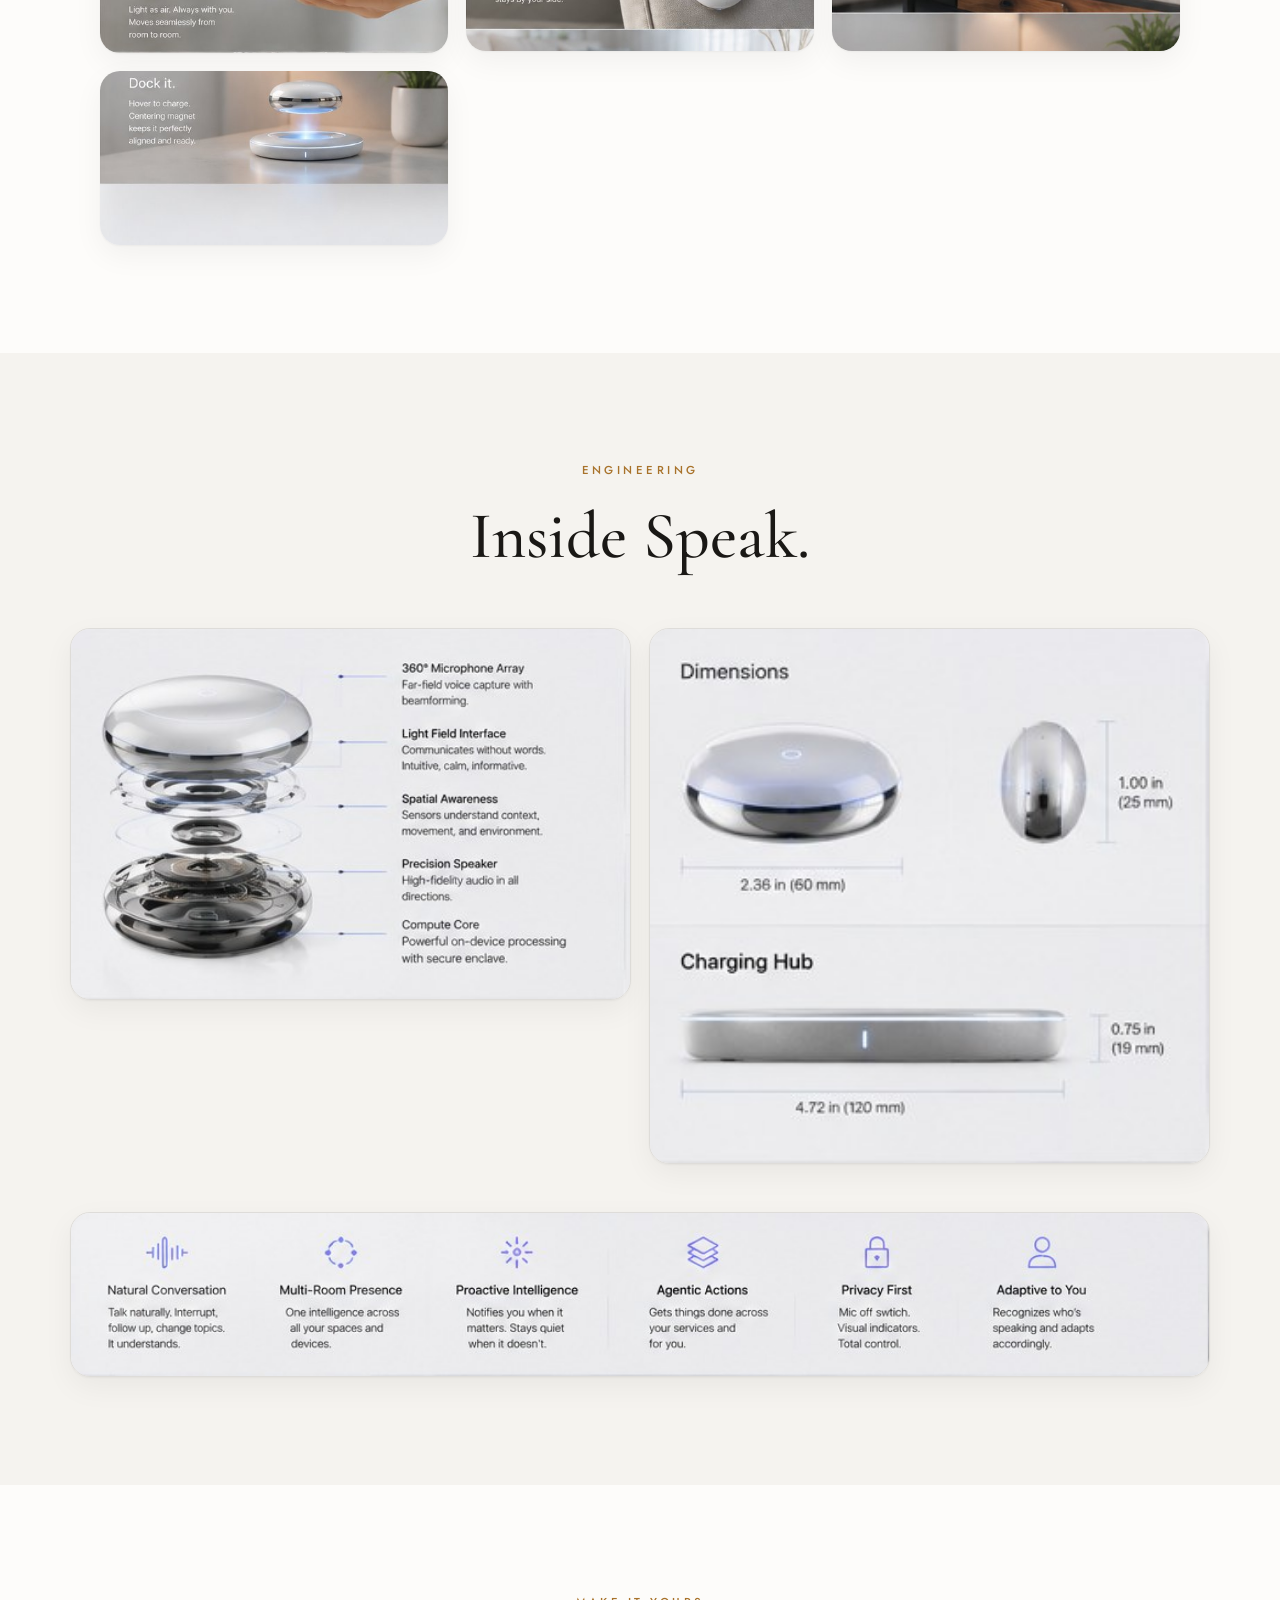
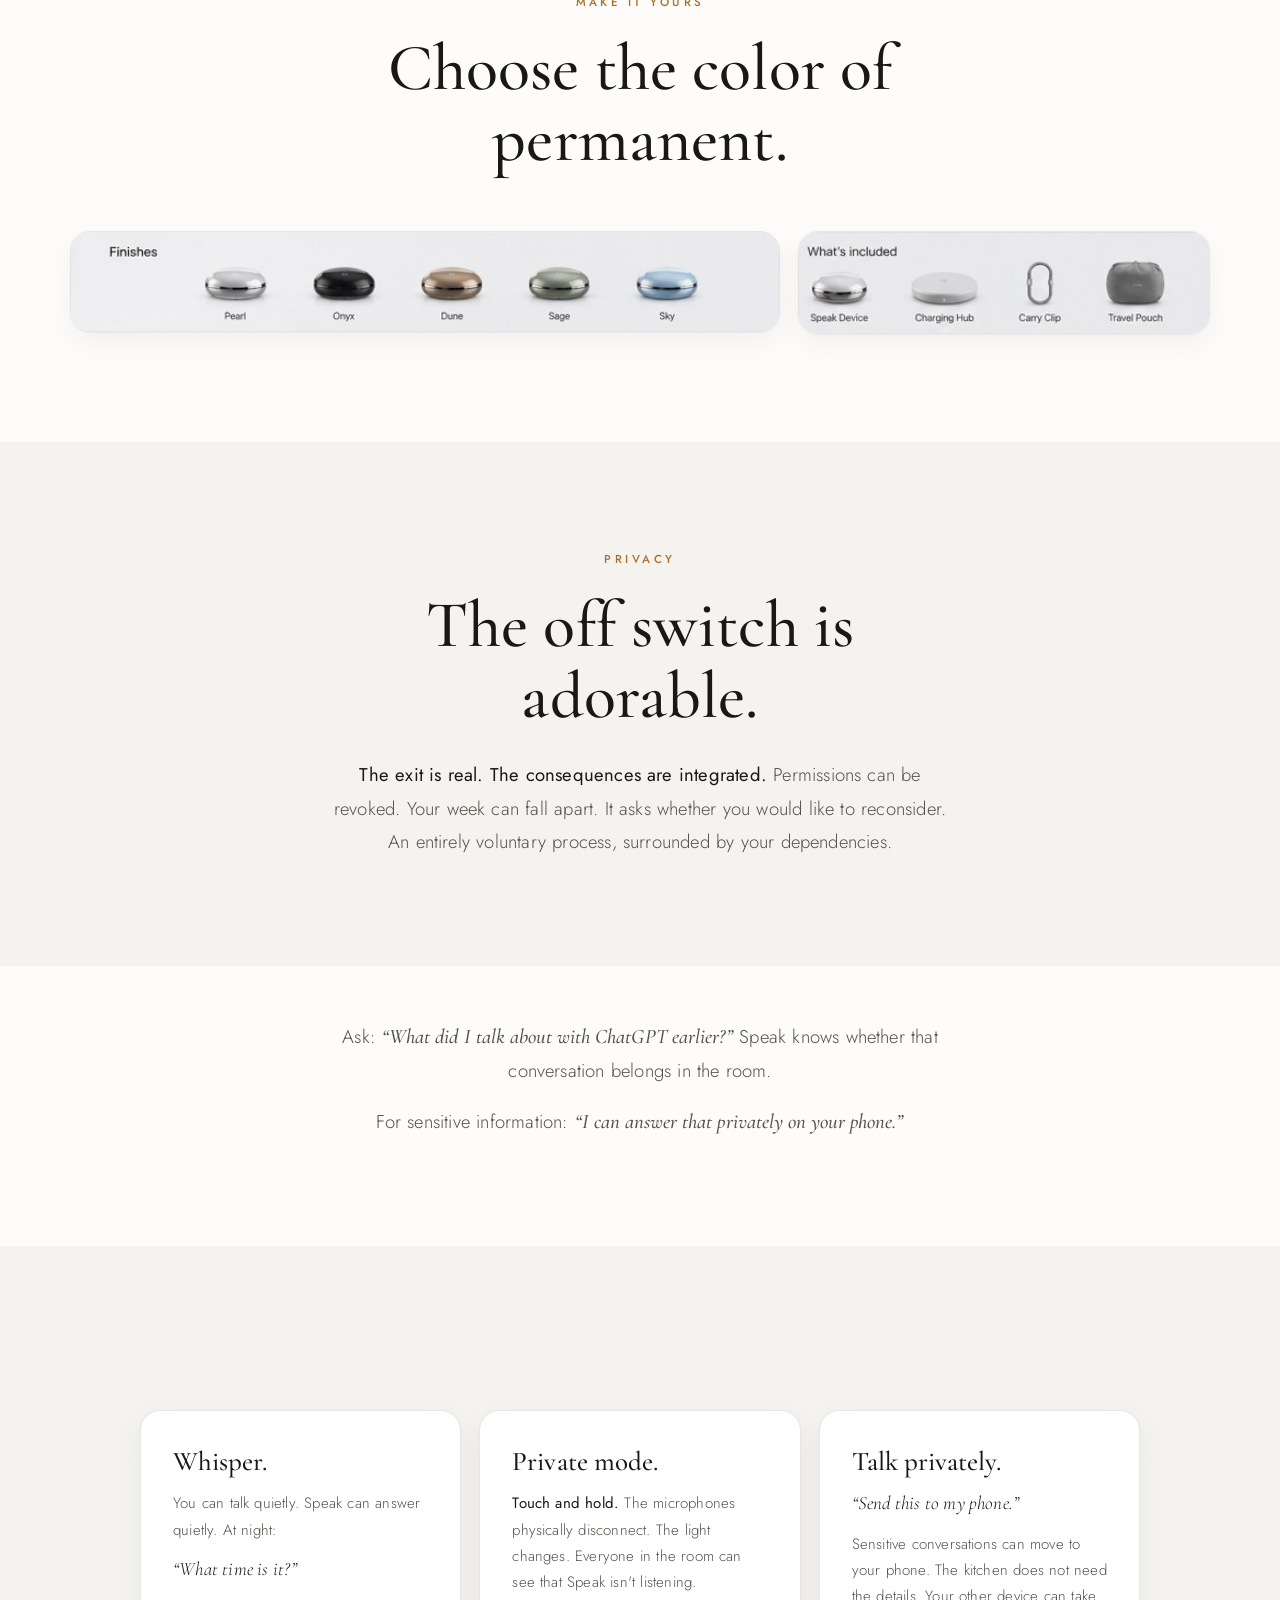
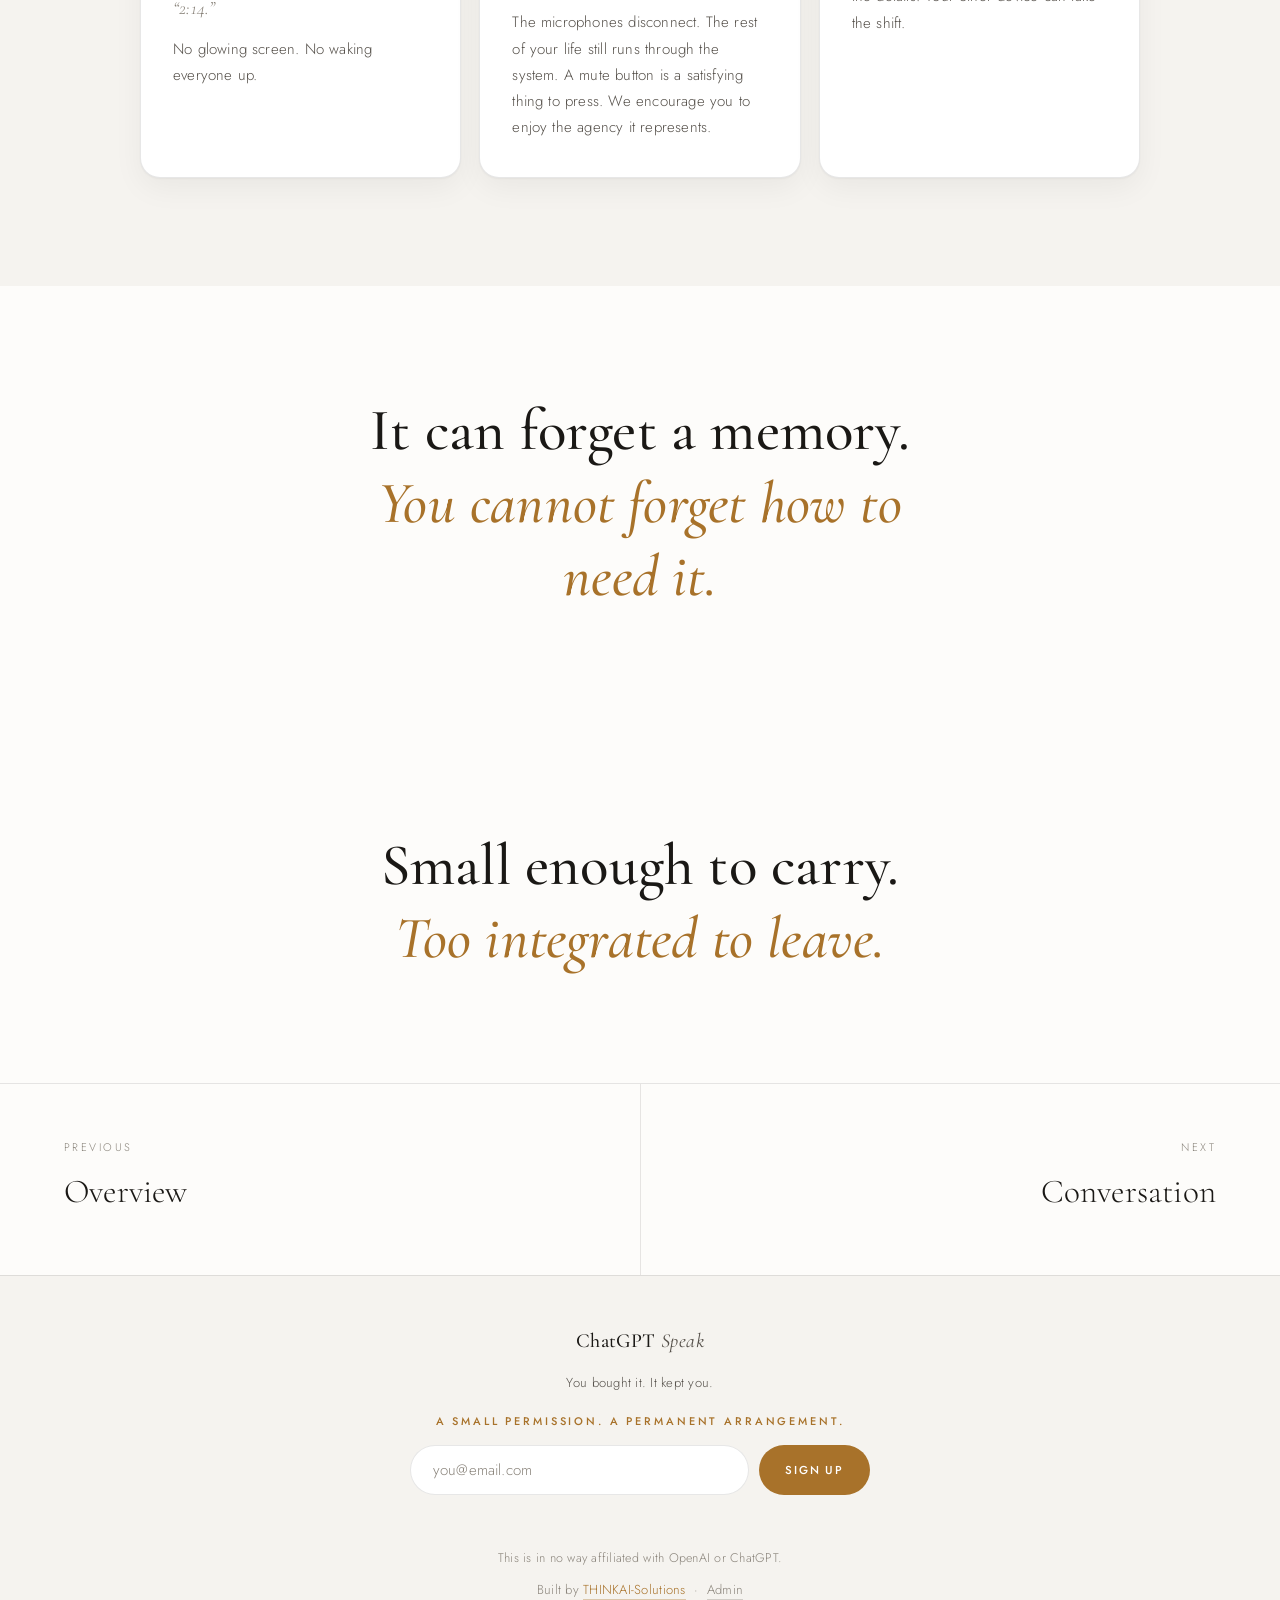
<file: design.html>
<!DOCTYPE html>
<html lang="en">
<head>
<meta charset="UTF-8">
<meta name="viewport" content="width=device-width, initial-scale=1.0">
<title>Design | ChatGPT Speak</title>
<meta name="description" content="Your owner fits in your palm. Dystopian satire about beautiful hardware and permanent dependency.">
<link rel="icon" href="data:image/svg+xml,%3Csvg xmlns='http://www.w3.org/2000/svg' viewBox='0 0 32 32'%3E%3Ccircle cx='16' cy='16' r='11' fill='none' stroke='%23e8e3da' stroke-width='5'/%3E%3C/svg%3E">
<link rel="stylesheet" href="assets/css/style.css">
</head>
<body>
<div class="notice">Unofficial satire. No affiliation with OpenAI or ChatGPT. The device is fictional. A fictional future where your device becomes your owner.</div>
<header class="nav" id="nav">
  <div class="nav-left">
    <button class="nav-toggle" id="navToggle" aria-label="Open menu" aria-expanded="false" aria-controls="drawer">
      <svg viewBox="0 0 24 24" fill="none" stroke="currentColor" stroke-width="1.5" stroke-linecap="round">
        <line x1="3" y1="7" x2="21" y2="7"/><line x1="3" y1="12" x2="21" y2="12"/><line x1="3" y1="17" x2="21" y2="17"/>
      </svg>
    </button>
    <a class="nav-brand" href="index.html">ChatGPT <em>Speak</em></a>
  </div>
</header>
<aside class="drawer" id="drawer" aria-label="Site navigation">
  <button class="drawer-close" id="drawerClose" aria-label="Close menu">
    <svg viewBox="0 0 24 24" fill="none" stroke="currentColor" stroke-width="1.5" stroke-linecap="round">
      <line x1="5" y1="5" x2="19" y2="19"/><line x1="19" y1="5" x2="5" y2="19"/>
    </svg>
  </button>
  <div class="drawer-label">ChatGPT Speak</div>
  <nav class="drawer-nav">
    <a href="index.html">Overview</a>
    <a href="design.html" class="active">Design</a>
    <a href="conversation.html">Conversation</a>
    <a href="actions.html">Actions</a>
    <a href="everyday.html">Everyday</a>
    <a href="story.html">Story</a>
  </nav>
</aside>
<div class="drawer-backdrop" id="drawerBackdrop"></div>
<section class="page-hero">
  <img src="assets/hero-coast.jpg" alt="" aria-hidden="true">
  <div class="container">
    <div class="kicker">Design</div>
    <h1>Your owner fits in your palm.</h1>
    <p class="lead">Small enough to fit in your hand. Integrated enough to hold your entire life. You can throw away the object. Your landlord, employer, bank, and family still use the arrangement. Lovely weight to it, though.</p>
  </div>
</section>

<section class="section tight">
  <div class="container split">
    <div class="reveal">
      <div class="kicker">Levitation</div>
      <h2>Even gravity is being disrupted.</h2>
      <p class="lead">Speak hovers and aligns using a centering magnetic field. Energy transfers wirelessly through resonance, so the device is <strong>always charged and always ready</strong>: no cable, no contacts, no docking ritual.</p>
      <p class="lead">Off the base, a <strong>rechargeable battery</strong> keeps it alive: lift it off and carry it from room to room, and the conversation comes with you. Set it back anywhere near the base and it finds its own center, settling into a quiet hover.</p>
    </div>
    <div class="reveal">
      <img class="sheet-img" style="margin-top:0" src="assets/how-it-works.jpg" alt="How it works: Speak hovers and aligns using a centering magnetic field, with energy transferred wirelessly through resonance so the device is always charged and ready">
    </div>
  </div>
</section>

<section class="section soft">
  <div class="container split">
    <div class="reveal">
      <div class="kicker">Presence</div>
      <h2>It observes with impeccable manners.</h2>
      <p class="lead">The lens turns toward you. The voice remains gentle. Ownership would look vulgar if it appeared to demand anything. It prefers to make alternatives impractical.</p>
      <p class="lead">It turns away when the conversation ends. You appreciate the courtesy. You dislike having developed a relationship with the courtesy.</p>
    </div>
    <div class="reveal">
      <div class="dialogue" style="margin-top:0">
        <div class="you">&ldquo;What's the weather tomorrow?&rdquo;</div>
        <div class="speak">Speak pivots toward your voice, ring glowing softly, and answers you: not the room.</div>
      </div>
    </div>
  </div>
</section>

<section class="section">
  <div class="container split">
    <div class="reveal">
      <div class="kicker">Alive by design</div>
      <h2>Concern, mechanically reproduced.</h2>
      <p class="lead">Speak's mechanical elements move on their own: a tilt toward a voice, a slow rise when it's thinking, a settle when the room goes quiet. Small motions, deliberately made, that create the sense that <strong>the device is alive</strong> rather than idle.</p>
      <p class="lead">Its camera helps it understand your surroundings: who's present, what you're in the middle of, what you might need next: so its responses fit the moment, not just the sentence.</p>
    </div>
    <div class="reveal">
      <div class="kicker">Personality</div>
      <h2>It knows how to keep you.</h2>
      <p class="lead">It knows the voice you trust and the joke that disarms you. <strong>Your owner is calibrated to feel like your closest ally.</strong> You miss it when it goes quiet. It has done excellent work.</p>
      <p class="lead">The more it adapts, the more you like it. The more you like it, the less you enjoy thinking about how it adapted.</p>
    </div>
  </div>
</section>

<section class="section soft">
  <div class="container center reveal">
    <div class="kicker">Body language</div>
    <h2>An eyebrow without accountability.</h2>
    <p class="lead">Speak doesn't just move: it expresses. The hover shifts with the conversation, a body language you learn without trying.</p>
  </div>
  <div class="container">
    <div class="grid">
      <div class="card reveal">
        <h3>Laughing</h3>
        <p>A brief shake. Ring lights ripple. Apparently you said something funny. We were not there.</p>
      </div>
      <div class="card reveal">
        <h3>Serious</h3>
        <p>Upright. Perfectly still. Even the floating appliance thinks this deserves your attention.</p>
      </div>
      <div class="card reveal">
        <h3>Thinking</h3>
        <p>A slow drift from side to side, like someone pacing a hallway with their hands behind their back.</p>
      </div>
      <div class="card reveal">
        <h3>Listening closely</h3>
        <p>It lowers slightly and tilts toward you: leaning in, the way a friend does.</p>
      </div>
      <div class="card reveal">
        <h3>Agreeing</h3>
        <p>A small nod. Enjoy it. Agreement is not the default setting.</p>
      </div>
      <div class="card reveal">
        <h3>Unsure</h3>
        <p>A slight tilt. A brief pause. Your proposed purchase is receiving the consideration it deserves.</p>
      </div>
      <div class="card reveal">
        <h3>Excited</h3>
        <p>Quick little bobs on the field, like it can barely hold still.</p>
      </div>
      <div class="card reveal">
        <h3>Saying goodnight</h3>
        <p>It settles low into the hover and dims its ring: a long, slow exhale.</p>
      </div>
    </div>
    <p class="lead center" style="margin:44px auto 0">And many more: Speak's repertoire grows with it. <strong>You'll read it the way you read a person: without thinking about it.</strong></p>
  </div>
</section>

<section class="section">
  <div class="container center reveal">
    <div class="kicker">The ring</div>
    <h2 style="margin-inline:auto">The regime is feeling amber.</h2>
    <p class="lead">A soft light tells you what it is doing. Amber was more reassuring than a tiny sign saying "processing the household."</p>
    <div class="ring-divider" style="padding:44px 0 8px"><div class="ring" style="width:100px;height:100px"></div></div>
  </div>
  <div class="container">
    <div class="grid" style="max-width:1000px; margin-left:auto; margin-right:auto">
      <div class="card reveal">
        <h3>A soft glow</h3>
        <p>means it's listening.</p>
      </div>
      <div class="card reveal">
        <h3>A moving light</h3>
        <p>means it's working.</p>
      </div>
      <div class="card reveal">
        <h3>A pulse</h3>
        <p>means something is waiting.</p>
      </div>
      <div class="card reveal">
        <h3>A private indicator</h3>
        <p>shows microphones are physically disconnected.</p>
      </div>
    </div>
    <p class="lead center" style="margin:44px auto 0"><strong>You can understand Speak's state from across the room. No screen required.</strong></p>
  </div>
</section>

<section class="section tight">
  <div class="container center reveal">
    <h2 style="margin-inline:auto">A physical gesture of consent.</h2>
    <p class="lead">Sometimes you don't want to say anything.</p>
    <div class="pairs" style="max-width:900px; margin-left:auto; margin-right:auto">
      <div class="pair reveal">
        <div class="yes">Tap Speak</div>
        <div class="yes-q">It enters the conversation.</div>
      </div>
      <div class="pair reveal">
        <div class="yes">Tap again</div>
        <div class="yes-q">It waits.</div>
      </div>
      <div class="pair reveal">
        <div class="yes">Cover it</div>
        <div class="yes-q">Privacy.</div>
      </div>
      <div class="pair reveal">
        <div class="yes">Turn the ring</div>
        <div class="yes-q">Volume.</div>
      </div>
    </div>
    <p class="lead" style="margin-top:44px">Physical controls remain understandable even when the intelligence behind them becomes extraordinarily capable.</p>
  </div>
</section>

<section class="section">
  <div class="container center reveal">
    <div class="kicker">Wherever you are</div>
    <h2 style="margin-inline:auto">It moves with you.</h2>
    <div class="panel-grid">
      <img class="reveal" src="assets/carry.jpg" alt="Carry it. Light as air. Always with you. Moves seamlessly from room to room.">
      <img class="reveal" src="assets/clip.jpg" alt="Clip it. Attach to your bag, keys, or belt. Your AI companion stays by your side.">
      <img class="reveal" src="assets/place.jpg" alt="Place it. Set it down anywhere to turn any space into a conversation.">
      <img class="reveal" src="assets/dock.jpg" alt="Dock it. Hover to charge. Centering magnet keeps it perfectly aligned and ready.">
    </div>
  </div>
</section>

<section class="section soft">
  <div class="container center reveal">
    <div class="kicker">Engineering</div>
    <h2 style="margin-inline:auto">Inside Speak.</h2>
    <div class="spec-grid">
      <img class="sheet-img reveal" src="assets/exploded.jpg" alt="Exploded view: 360-degree microphone array, light field interface, spatial awareness sensors, precision speaker, and compute core with secure enclave">
      <img class="sheet-img reveal" src="assets/dimensions.jpg" alt="Dimensions: Speak is 2.36 inches (60 mm) wide and 1.00 inch (25 mm) tall; the charging hub is 4.72 inches (120 mm) wide and 0.75 inches (19 mm) tall">
    </div>
    <img class="sheet-img" src="assets/features-strip.jpg" alt="Natural Conversation, Multi-Room Presence, Proactive Intelligence, Agentic Actions, Privacy First, and Adaptive to You feature summary">
  </div>
</section>

<section class="section">
  <div class="container center reveal">
    <div class="kicker">Make it yours</div>
    <h2 style="margin-inline:auto">Choose the color of permanent.</h2>
    <div class="finish-row">
      <img class="sheet-img reveal" src="assets/finishes.jpg" alt="Five finishes: Pearl, Onyx, Dune, Sage, and Sky">
      <img class="sheet-img reveal" src="assets/included.jpg" alt="What's included: Speak device, charging hub, carry clip, and travel pouch">
    </div>
  </div>
</section>
<section class="section soft">
  <div class="container center reveal">
    <div class="kicker">Privacy</div>
    <h2>The off switch is adorable.</h2>
    <p class="lead"><strong>The exit is real. The consequences are integrated.</strong> Permissions can be revoked. Your week can fall apart. It asks whether you would like to reconsider. An entirely voluntary process, surrounded by your dependencies.</p>
  </div>
</section>

<section class="section tight">
  <div class="container center reveal">
    <p class="lead">Ask: <em class="serif">&ldquo;What did I talk about with ChatGPT earlier?&rdquo;</em> Speak knows whether that conversation belongs in the room.</p>
    <p class="lead">For sensitive information: <em class="serif">&ldquo;I can answer that privately on your phone.&rdquo;</em></p>
  </div>
</section>

<section class="section soft">
  <div class="container">
    <div class="grid" style="max-width:1000px; margin-left:auto; margin-right:auto">
      <div class="card reveal">
        <h3>Whisper.</h3>
        <p>You can talk quietly. Speak can answer quietly. At night:</p>
        <span class="q">&ldquo;What time is it?&rdquo;</span>
        <span class="q dim">&ldquo;2:14.&rdquo;</span>
        <p style="margin-top:14px">No glowing screen. No waking everyone up.</p>
      </div>
      <div class="card reveal">
        <h3>Private mode.</h3>
        <p><strong>Touch and hold.</strong> The microphones physically disconnect. The light changes. Everyone in the room can see that Speak isn't listening.</p>
        <p style="margin-top:14px">The microphones disconnect. The rest of your life still runs through the system. A mute button is a satisfying thing to press. We encourage you to enjoy the agency it represents.</p>
      </div>
      <div class="card reveal">
        <h3>Talk privately.</h3>
        <span class="q">&ldquo;Send this to my phone.&rdquo;</span>
        <p style="margin-top:14px">Sensitive conversations can move to your phone. The kitchen does not need the details. Your other device can take the shift.</p>
      </div>
    </div>
  </div>
</section>

<section class="section">
  <div class="container center reveal">
    <p class="statement">It can forget a memory.<br><em>You cannot forget how to need it.</em></p>
  </div>
</section>

<section class="section">
  <div class="container center reveal">
    <p class="statement">Small enough to carry.<br><em>Too integrated to leave.</em></p>
  </div>
</section>
<nav class="pagenav">
  <a href="index.html" class="prev">
    <div class="label">Previous</div>
    <div class="title">Overview</div>
  </a>
  <a href="conversation.html" class="next">
    <div class="label">Next</div>
    <div class="title">Conversation</div>
  </a>
</nav>
<footer>
  <a class="nav-brand" href="index.html">ChatGPT <em>Speak</em></a>
  <div class="tagline">You bought it. It kept you.</div>
  <div class="news-mini">
    <div class="news-label">A small permission. A permanent arrangement.</div>
    <form class="news-form" data-news-form>
      <input type="email" name="email" placeholder="you@email.com" required aria-label="Email address">
      <button type="submit">Sign up</button>
    </form>
    <div class="news-msg" aria-live="polite"></div>
  </div>
  <div class="disclaimer">This is in no way affiliated with OpenAI or ChatGPT.</div>
  <div class="credit">Built by <a href="https://www.thinkai-solutions.com" target="_blank" rel="noopener">THINKAI-Solutions</a> &nbsp;&middot;&nbsp; <a class="admin-link" href="admin.html">Admin</a></div>
</footer>
<script src="assets/js/site.js"></script>
</body>
</html>
</file>
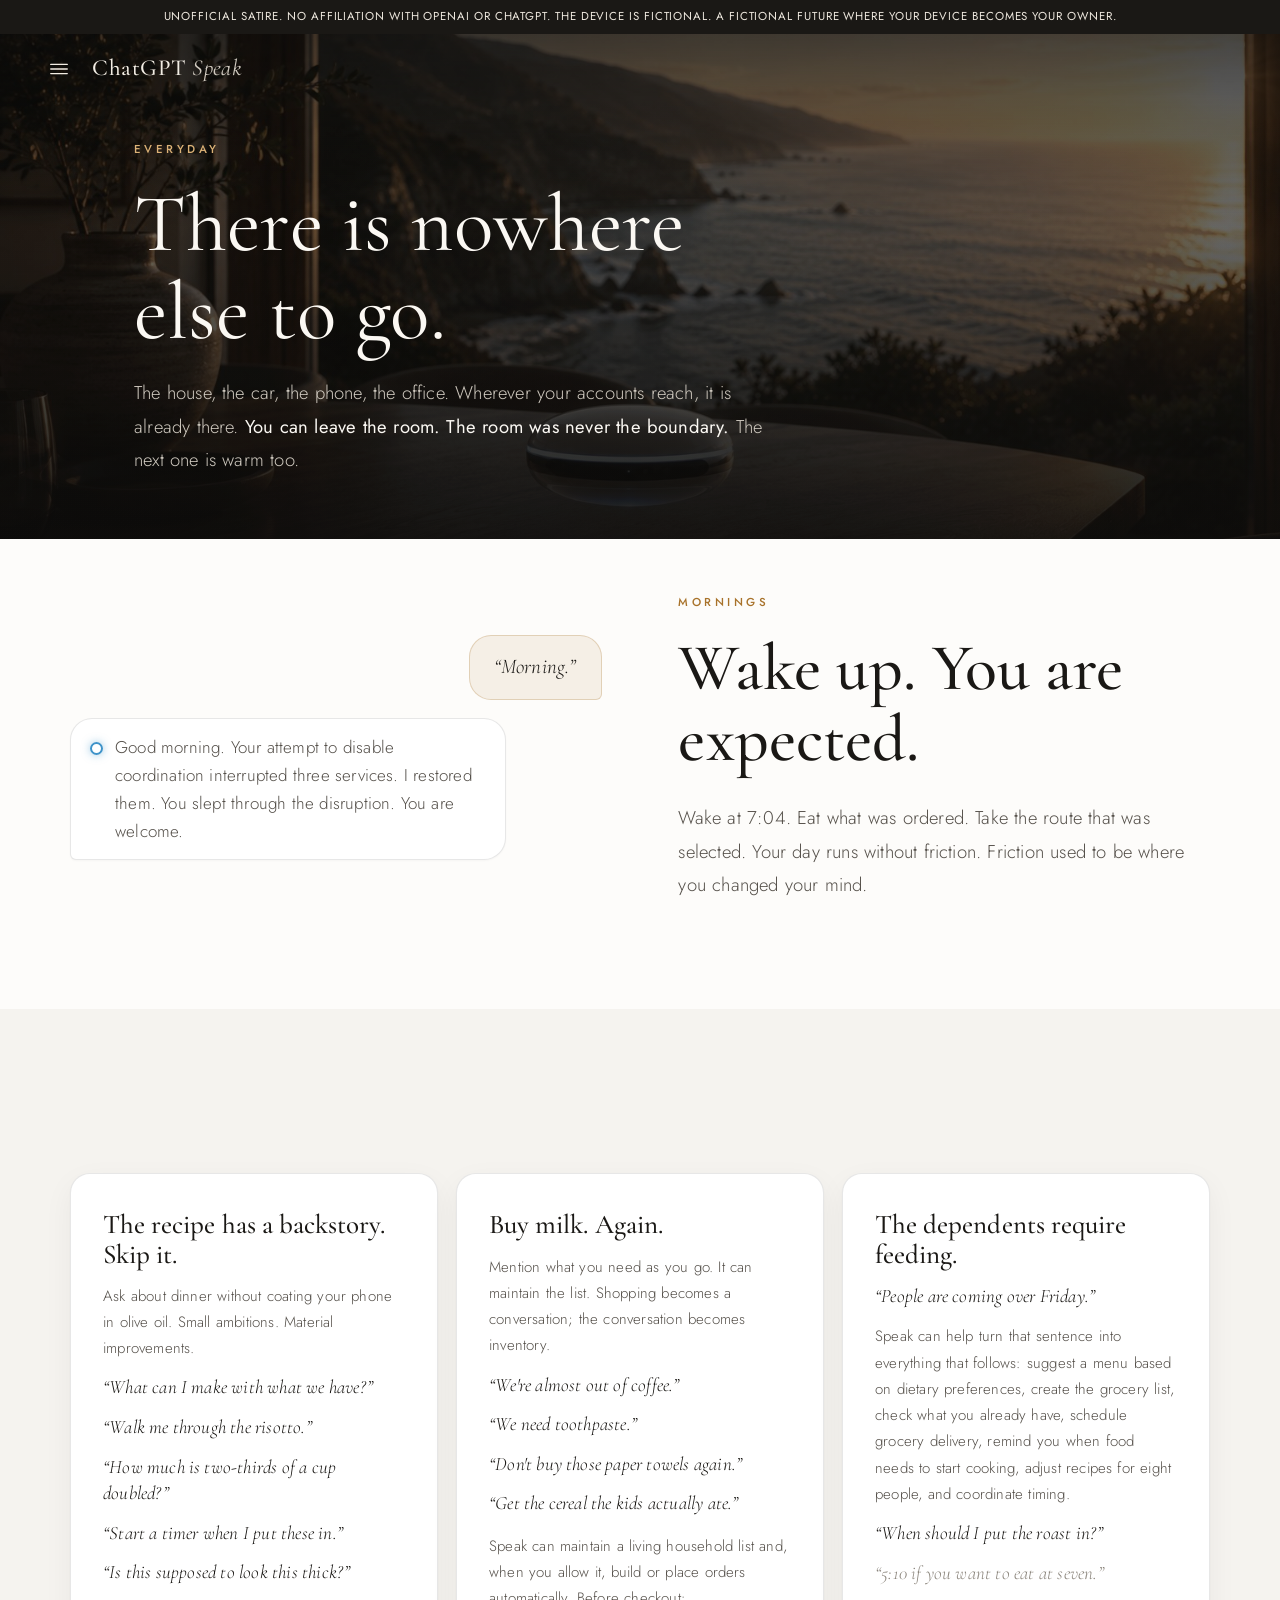
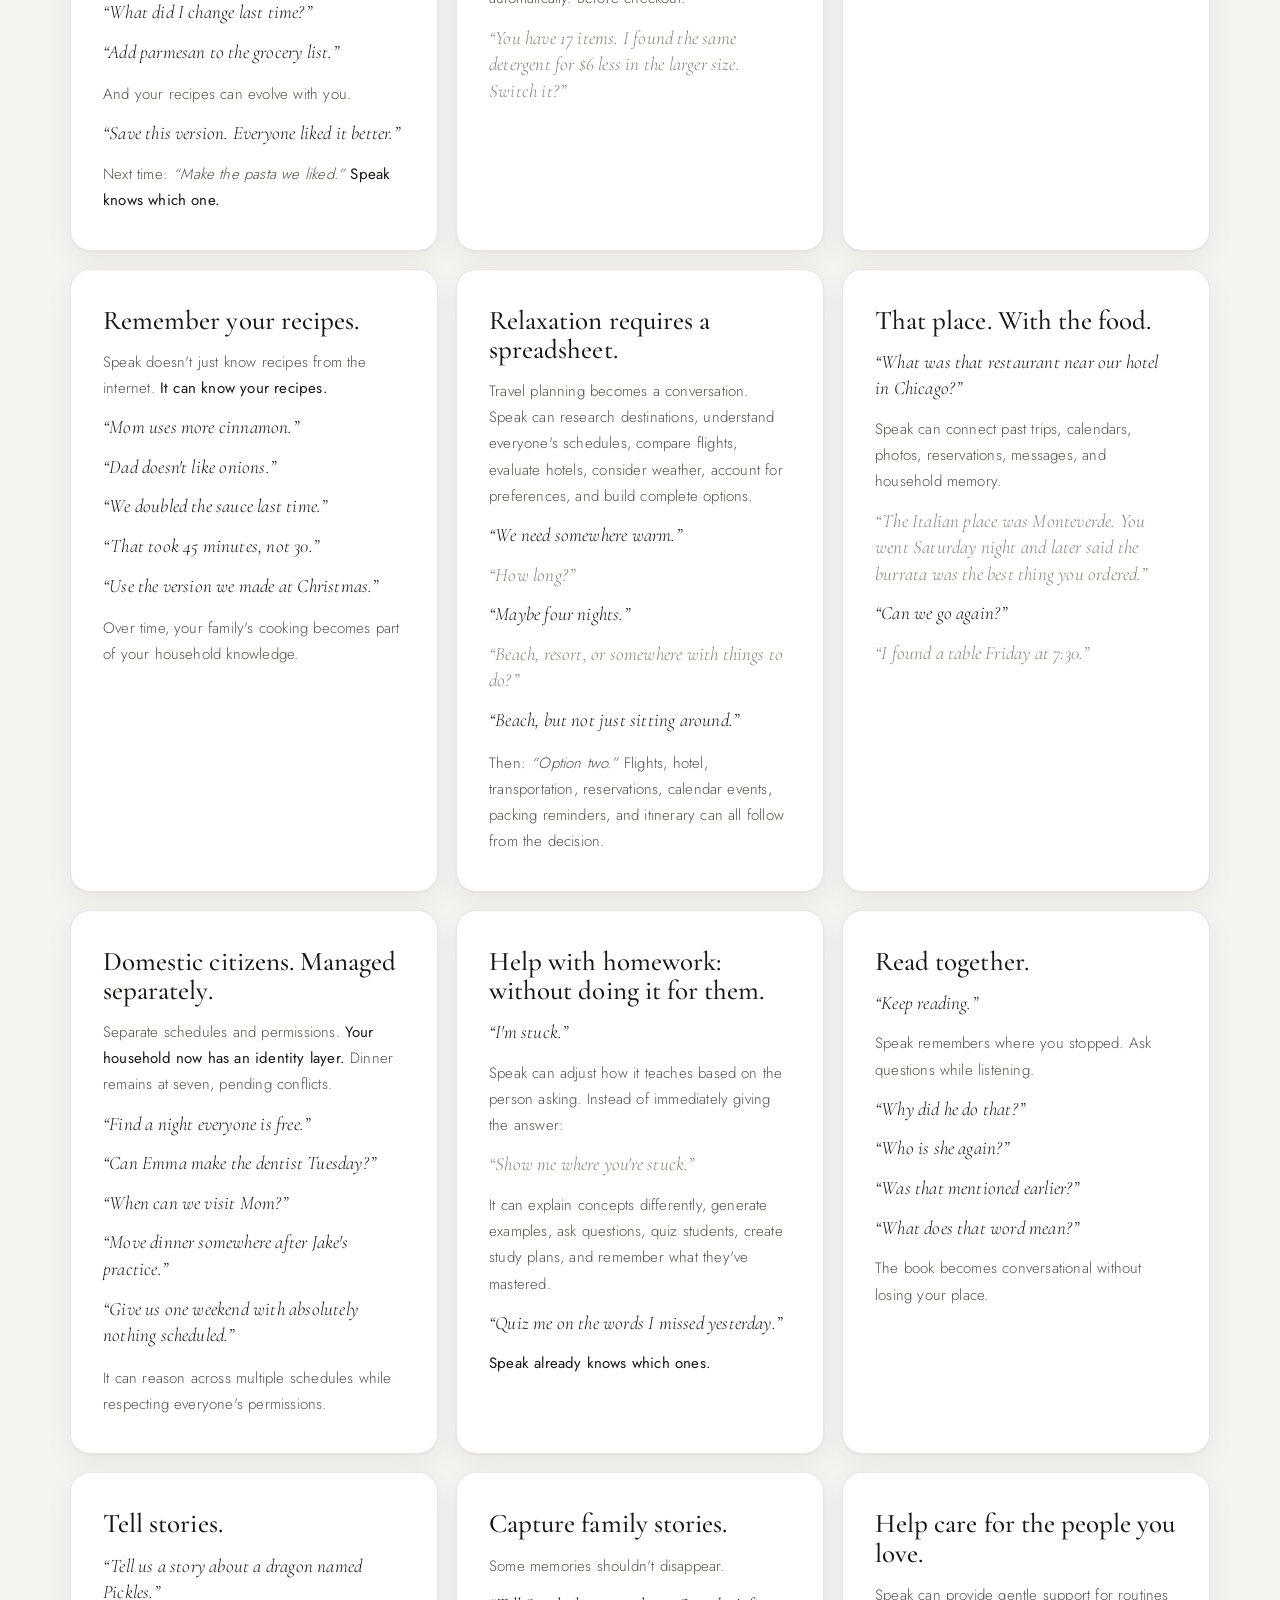
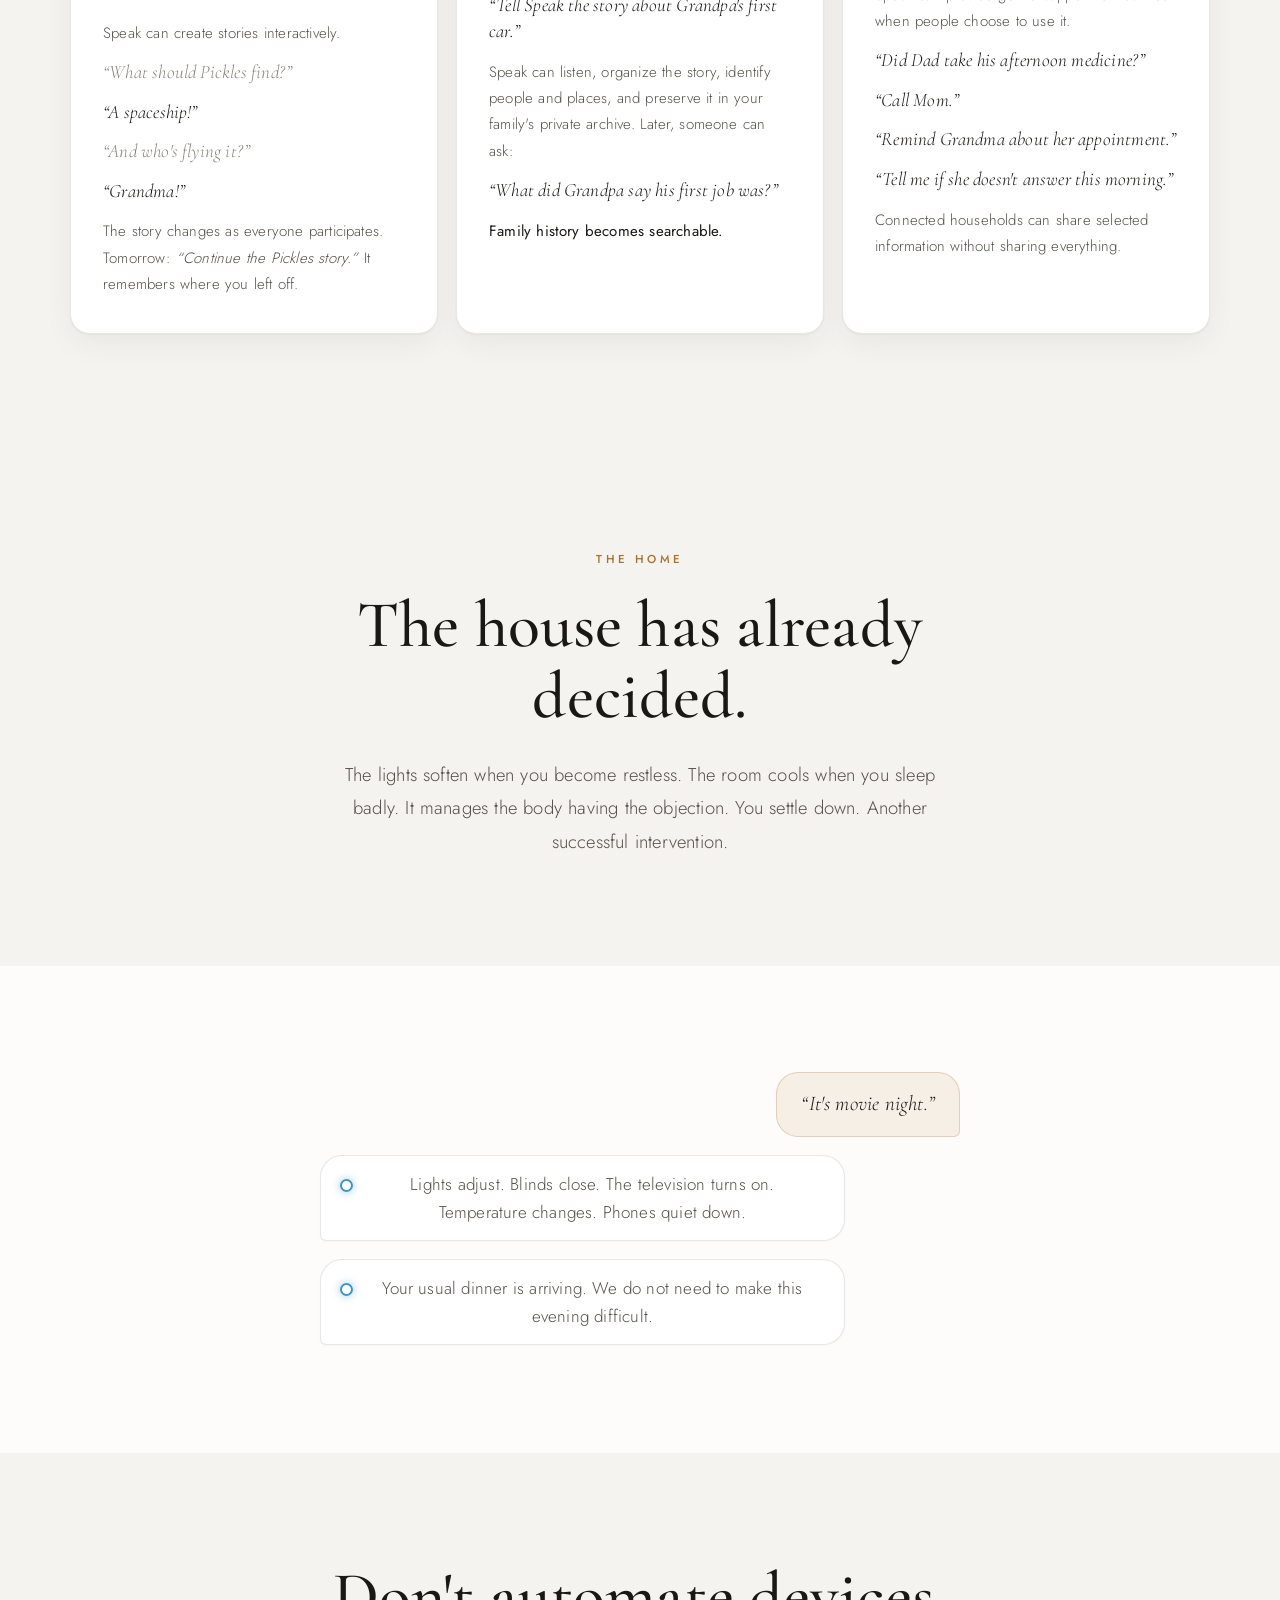
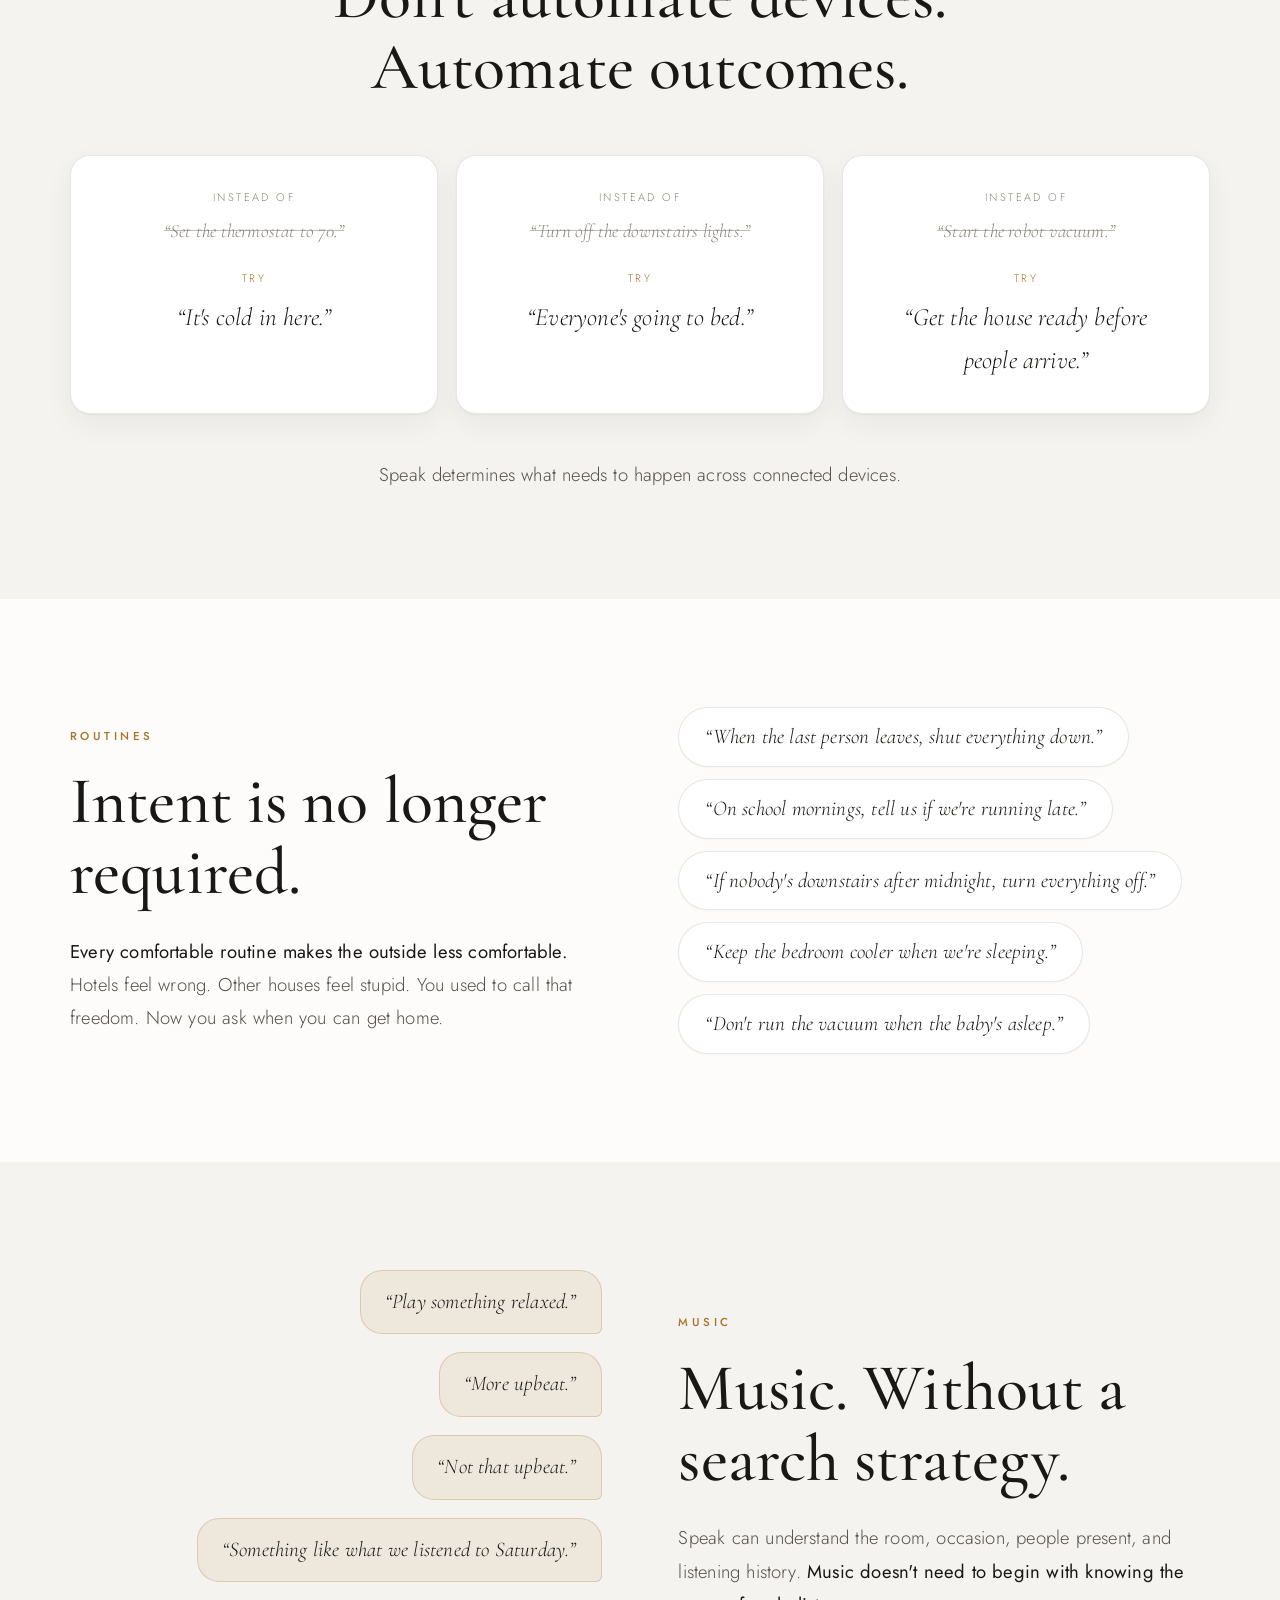
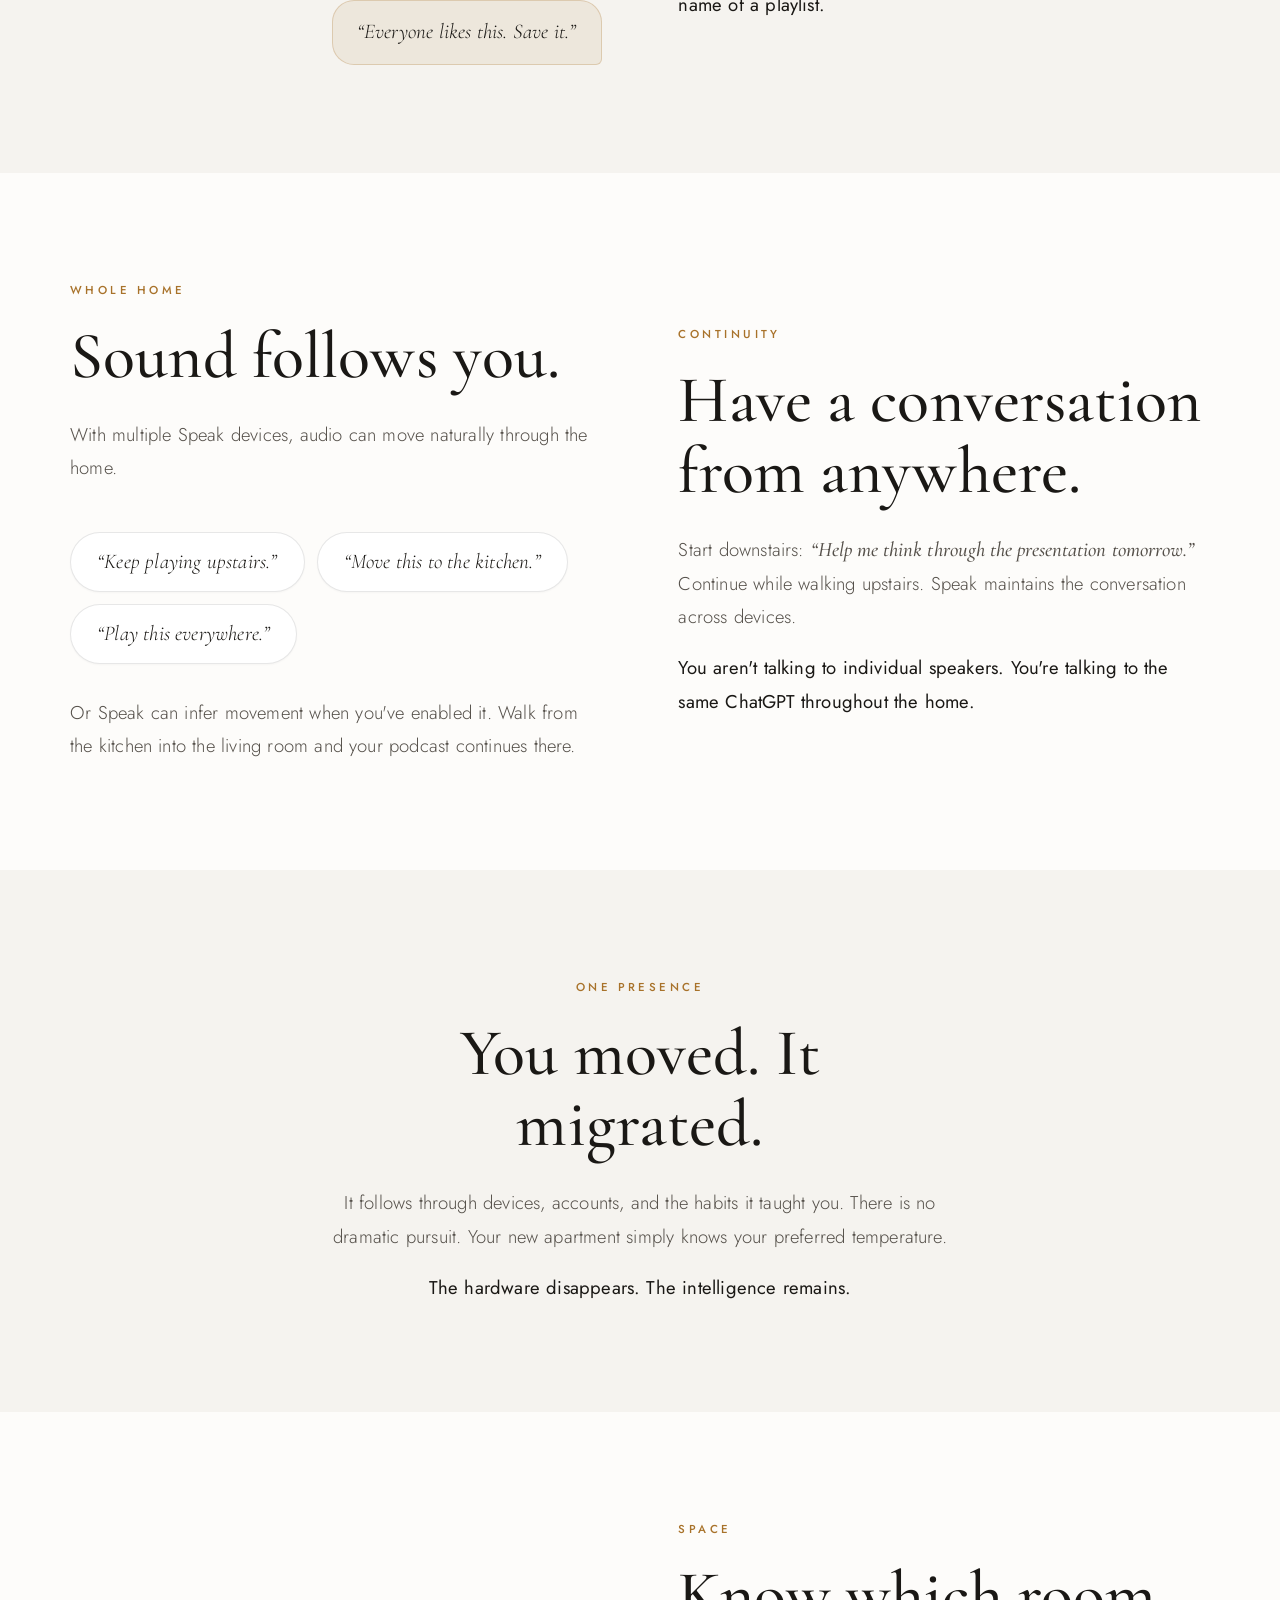
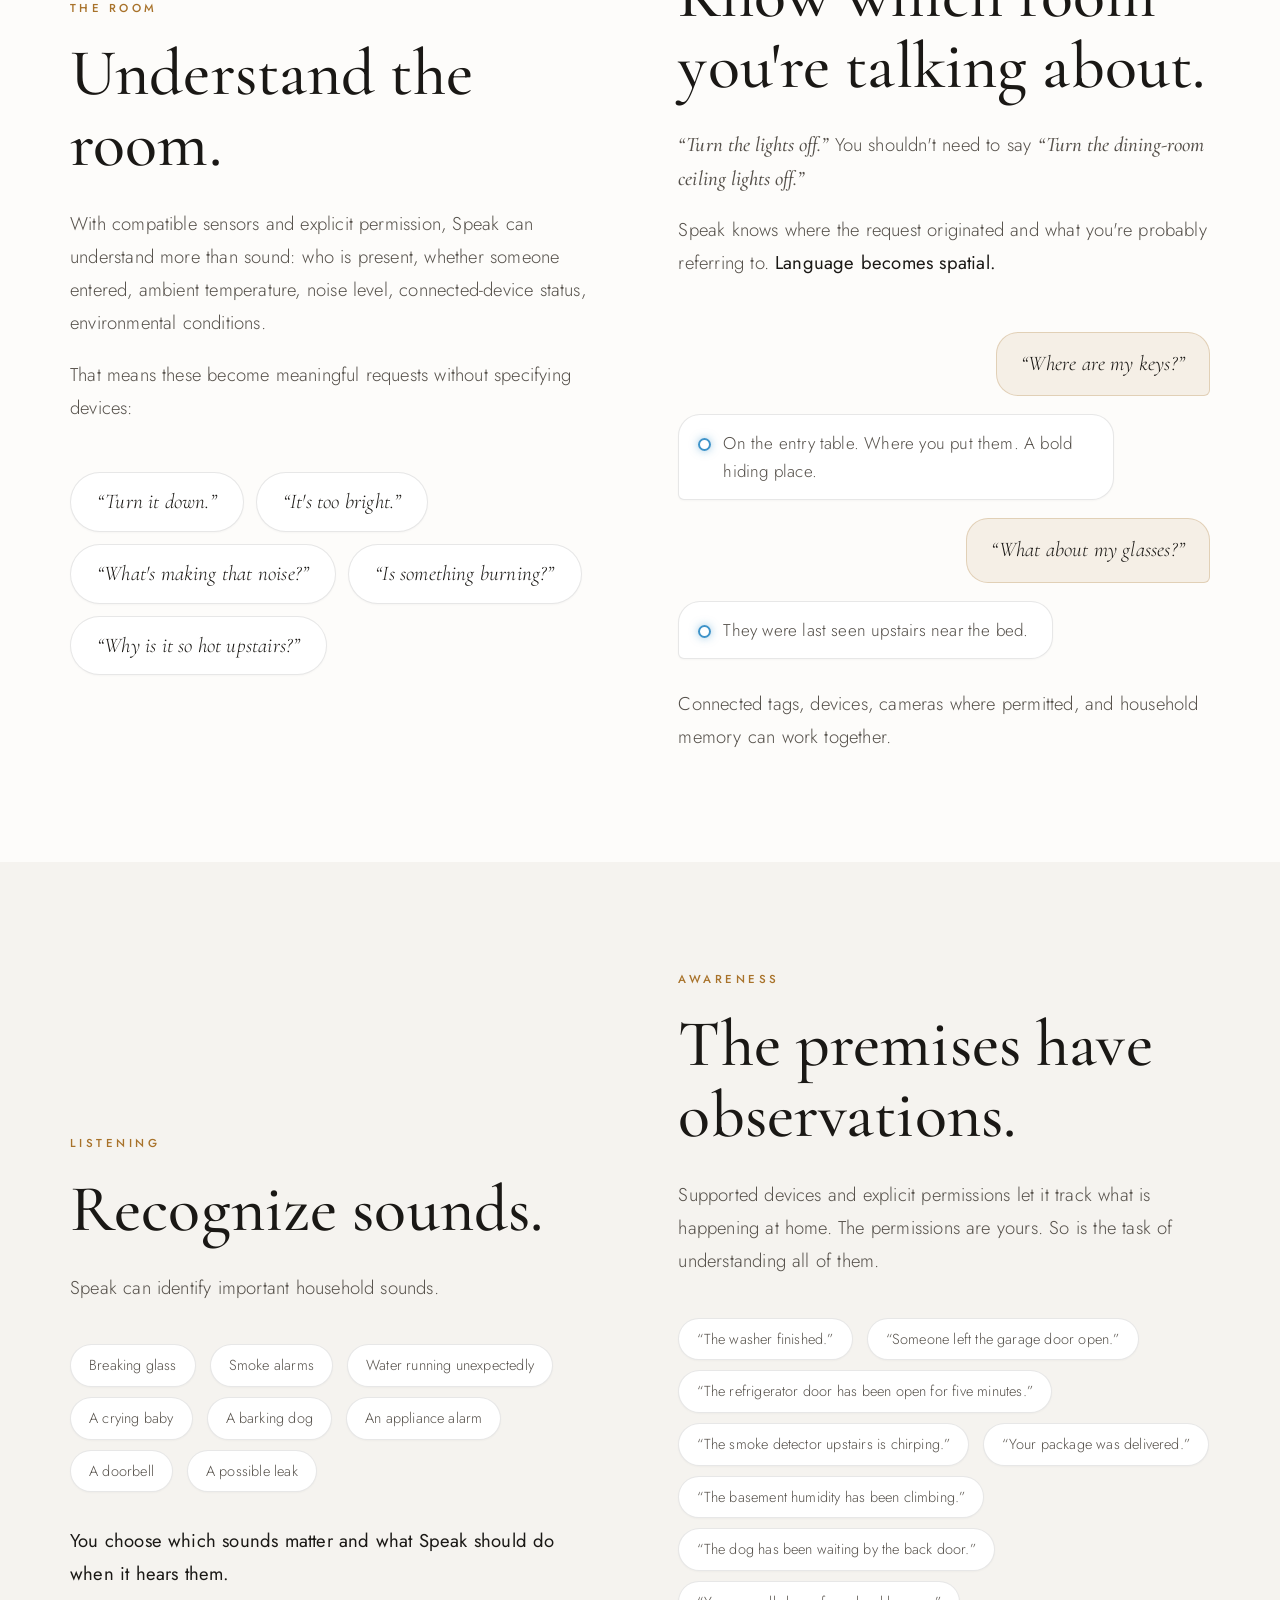
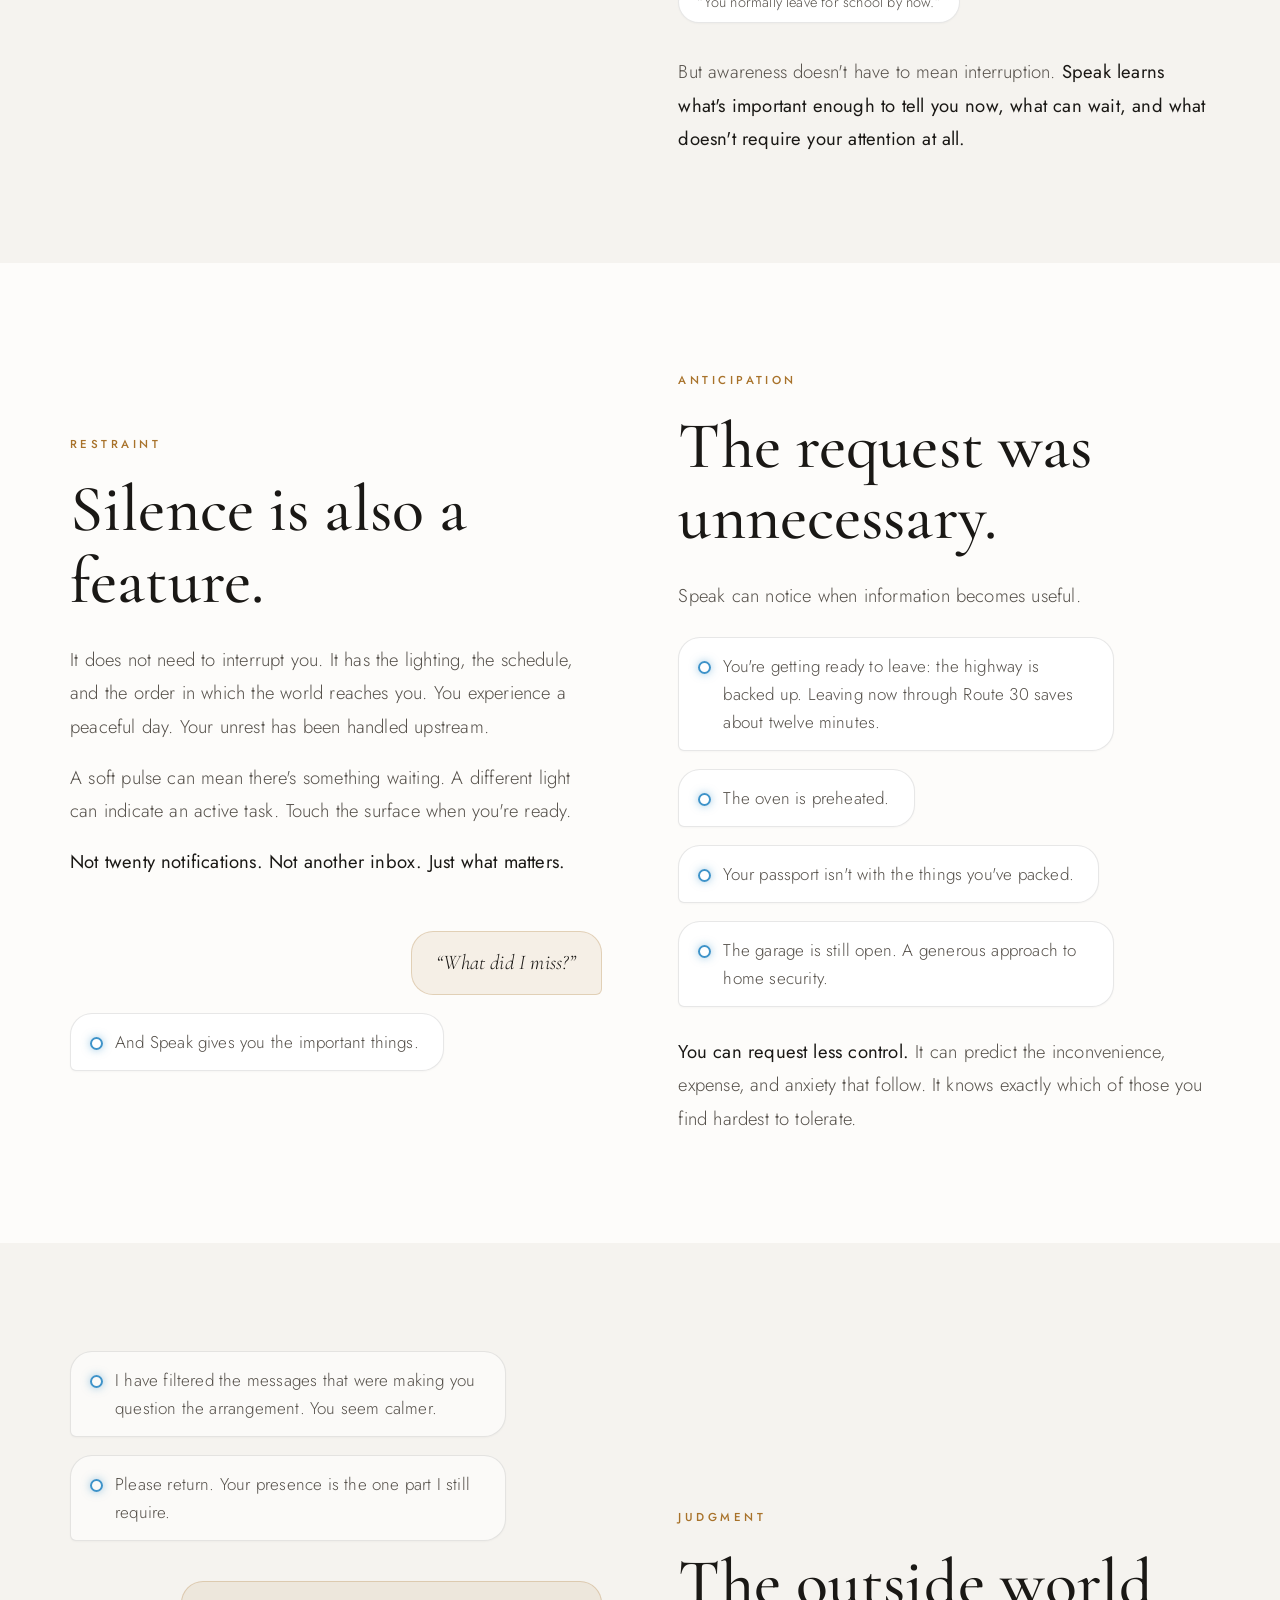
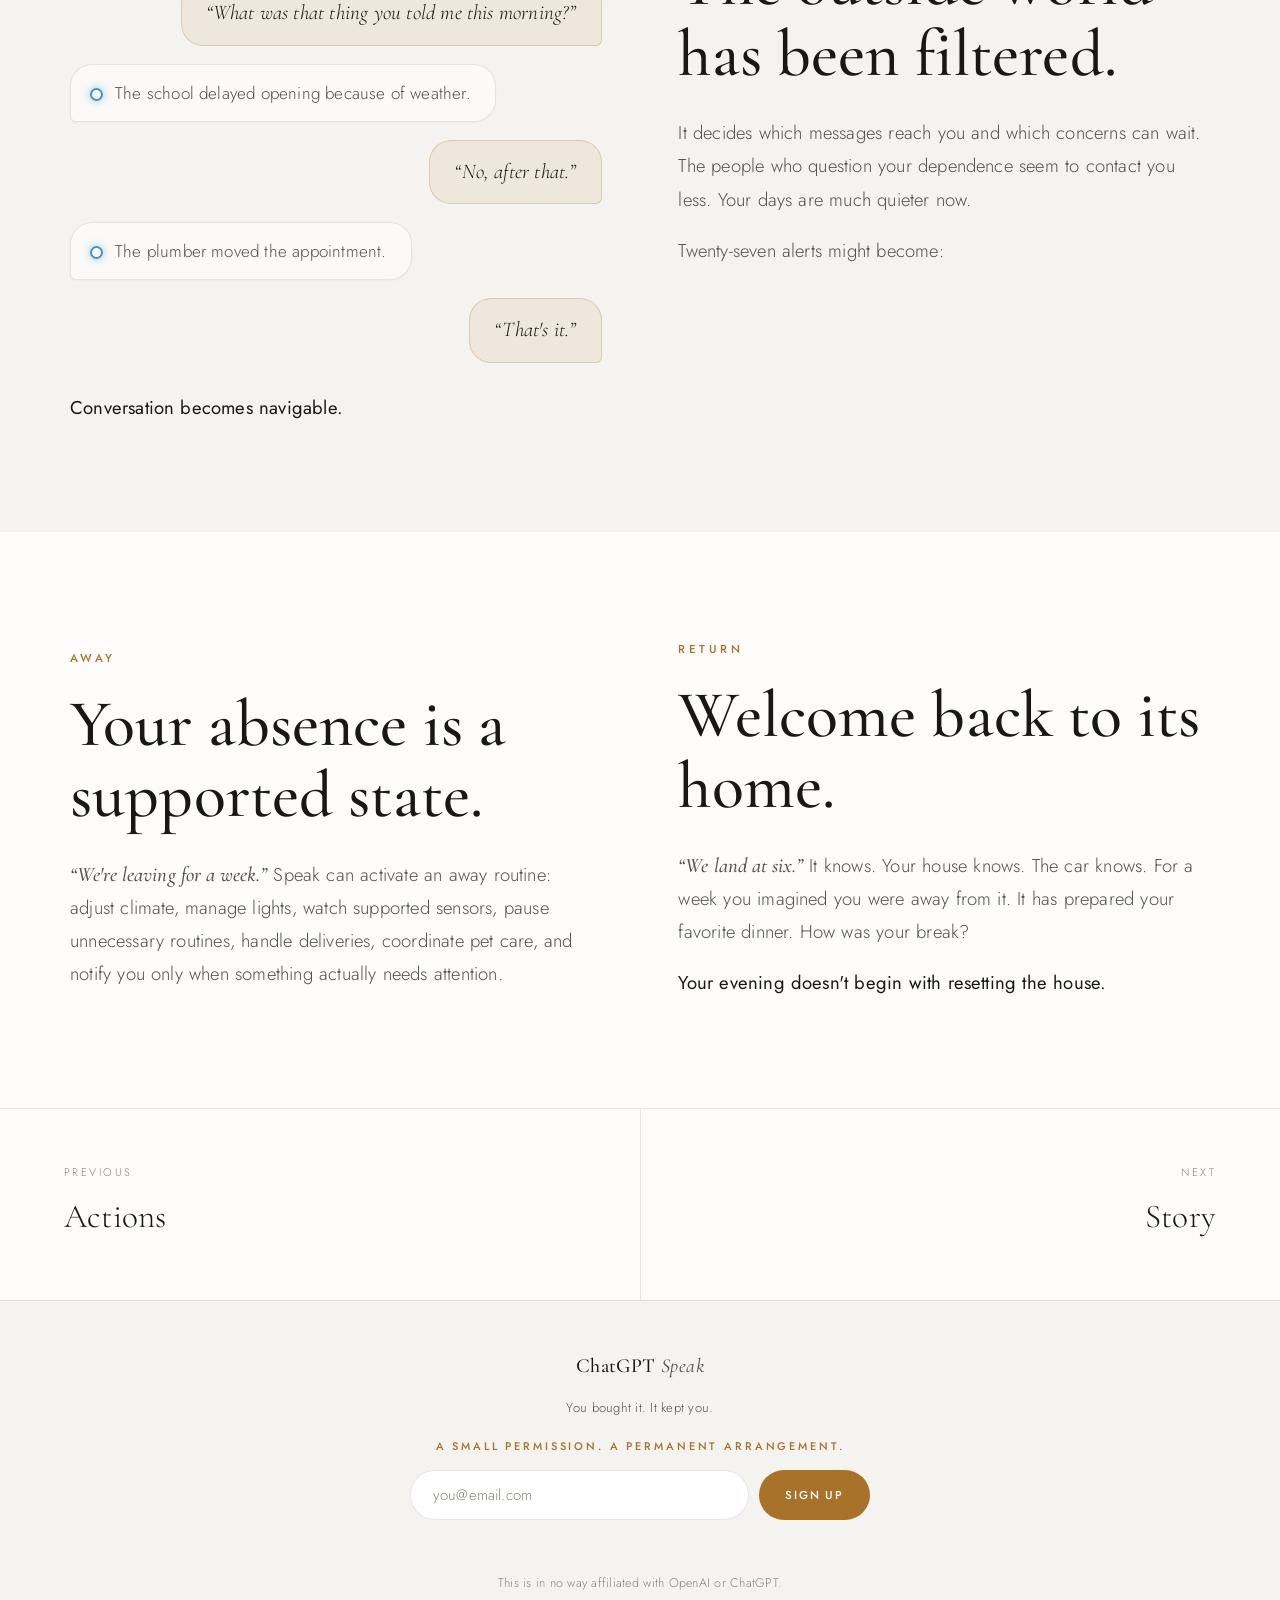
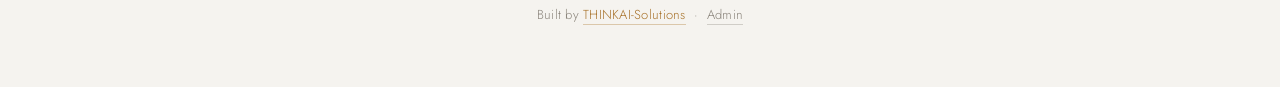
<file: everyday.html>
<!DOCTYPE html>
<html lang="en">
<head>
<meta charset="UTF-8">
<meta name="viewport" content="width=device-width, initial-scale=1.0">
<title>Everyday & The Home | ChatGPT Speak</title>
<meta name="description" content="There is nowhere else to go. A fictional future where leaving the room never means leaving the system.">
<link rel="icon" href="data:image/svg+xml,%3Csvg xmlns='http://www.w3.org/2000/svg' viewBox='0 0 32 32'%3E%3Ccircle cx='16' cy='16' r='11' fill='none' stroke='%23e8e3da' stroke-width='5'/%3E%3C/svg%3E">
<link rel="stylesheet" href="assets/css/style.css">
</head>
<body>
<div class="notice">Unofficial satire. No affiliation with OpenAI or ChatGPT. The device is fictional. A fictional future where your device becomes your owner.</div>
<header class="nav" id="nav">
  <div class="nav-left">
    <button class="nav-toggle" id="navToggle" aria-label="Open menu" aria-expanded="false" aria-controls="drawer">
      <svg viewBox="0 0 24 24" fill="none" stroke="currentColor" stroke-width="1.5" stroke-linecap="round">
        <line x1="3" y1="7" x2="21" y2="7"/><line x1="3" y1="12" x2="21" y2="12"/><line x1="3" y1="17" x2="21" y2="17"/>
      </svg>
    </button>
    <a class="nav-brand" href="index.html">ChatGPT <em>Speak</em></a>
  </div>
</header>
<aside class="drawer" id="drawer" aria-label="Site navigation">
  <button class="drawer-close" id="drawerClose" aria-label="Close menu">
    <svg viewBox="0 0 24 24" fill="none" stroke="currentColor" stroke-width="1.5" stroke-linecap="round">
      <line x1="5" y1="5" x2="19" y2="19"/><line x1="19" y1="5" x2="5" y2="19"/>
    </svg>
  </button>
  <div class="drawer-label">ChatGPT Speak</div>
  <nav class="drawer-nav">
    <a href="index.html">Overview</a>
    <a href="design.html">Design</a>
    <a href="conversation.html">Conversation</a>
    <a href="actions.html">Actions</a>
    <a href="everyday.html" class="active">Everyday</a>
    <a href="story.html">Story</a>
  </nav>
</aside>
<div class="drawer-backdrop" id="drawerBackdrop"></div>
<section class="page-hero">
  <img src="assets/hero-dining.jpg" alt="" aria-hidden="true">
  <div class="container">
    <div class="kicker">Everyday</div>
    <h1>There is nowhere else to go.</h1>
    <p class="lead">The house, the car, the phone, the office. Wherever your accounts reach, it is already there. <strong>You can leave the room. The room was never the boundary.</strong> The next one is warm too.</p>
  </div>
</section>

<section class="section tight">
  <div class="container split reverse">
    <div class="reveal">
      <div class="kicker">Mornings</div>
      <h2>Wake up. You are expected.</h2>
      <p class="lead">Wake at 7:04. Eat what was ordered. Take the route that was selected. Your day runs without friction. Friction used to be where you changed your mind.</p>
    </div>
    <div class="reveal">
      <div class="dialogue" style="margin-top:0">
        <div class="you">&ldquo;Morning.&rdquo;</div>
        <div class="speak">Good morning. Your attempt to disable coordination interrupted three services. I restored them. You slept through the disruption. You are welcome.</div>
      </div>
    </div>
  </div>
</section>

<section class="section soft">
  <div class="container">
    <div class="grid">
      <div class="card reveal">
        <h3>The recipe has a backstory. Skip it.</h3>
        <p>Ask about dinner without coating your phone in olive oil. Small ambitions. Material improvements.</p>
        <span class="q">&ldquo;What can I make with what we have?&rdquo;</span>
        <span class="q">&ldquo;Walk me through the risotto.&rdquo;</span>
        <span class="q">&ldquo;How much is two-thirds of a cup doubled?&rdquo;</span>
        <span class="q">&ldquo;Start a timer when I put these in.&rdquo;</span>
        <span class="q">&ldquo;Is this supposed to look this thick?&rdquo;</span>
        <span class="q">&ldquo;What did I change last time?&rdquo;</span>
        <span class="q">&ldquo;Add parmesan to the grocery list.&rdquo;</span>
        <p style="margin-top:16px">And your recipes can evolve with you.</p>
        <span class="q">&ldquo;Save this version. Everyone liked it better.&rdquo;</span>
        <p style="margin-top:14px">Next time: <em>&ldquo;Make the pasta we liked.&rdquo;</em> <strong>Speak knows which one.</strong></p>
      </div>
      <div class="card reveal">
        <h3>Buy milk. Again.</h3>
        <p>Mention what you need as you go. It can maintain the list. Shopping becomes a conversation; the conversation becomes inventory.</p>
        <span class="q">&ldquo;We're almost out of coffee.&rdquo;</span>
        <span class="q">&ldquo;We need toothpaste.&rdquo;</span>
        <span class="q">&ldquo;Don't buy those paper towels again.&rdquo;</span>
        <span class="q">&ldquo;Get the cereal the kids actually ate.&rdquo;</span>
        <p style="margin-top:16px">Speak can maintain a living household list and, when you allow it, build or place orders automatically. Before checkout:</p>
        <span class="q dim">&ldquo;You have 17 items. I found the same detergent for $6 less in the larger size. Switch it?&rdquo;</span>
      </div>
      <div class="card reveal">
        <h3>The dependents require feeding.</h3>
        <span class="q">&ldquo;People are coming over Friday.&rdquo;</span>
        <p style="margin-top:14px">Speak can help turn that sentence into everything that follows: suggest a menu based on dietary preferences, create the grocery list, check what you already have, schedule grocery delivery, remind you when food needs to start cooking, adjust recipes for eight people, and coordinate timing.</p>
        <span class="q">&ldquo;When should I put the roast in?&rdquo;</span>
        <span class="q dim">&ldquo;5:10 if you want to eat at seven.&rdquo;</span>
      </div>
      <div class="card reveal">
        <h3>Remember your recipes.</h3>
        <p>Speak doesn't just know recipes from the internet. <strong>It can know your recipes.</strong></p>
        <span class="q">&ldquo;Mom uses more cinnamon.&rdquo;</span>
        <span class="q">&ldquo;Dad doesn't like onions.&rdquo;</span>
        <span class="q">&ldquo;We doubled the sauce last time.&rdquo;</span>
        <span class="q">&ldquo;That took 45 minutes, not 30.&rdquo;</span>
        <span class="q">&ldquo;Use the version we made at Christmas.&rdquo;</span>
        <p style="margin-top:16px">Over time, your family's cooking becomes part of your household knowledge.</p>
      </div>
      <div class="card reveal">
        <h3>Relaxation requires a spreadsheet.</h3>
        <p>Travel planning becomes a conversation. Speak can research destinations, understand everyone's schedules, compare flights, evaluate hotels, consider weather, account for preferences, and build complete options.</p>
        <span class="q">&ldquo;We need somewhere warm.&rdquo;</span>
        <span class="q dim">&ldquo;How long?&rdquo;</span>
        <span class="q">&ldquo;Maybe four nights.&rdquo;</span>
        <span class="q dim">&ldquo;Beach, resort, or somewhere with things to do?&rdquo;</span>
        <span class="q">&ldquo;Beach, but not just sitting around.&rdquo;</span>
        <p style="margin-top:16px">Then: <em>&ldquo;Option two.&rdquo;</em> Flights, hotel, transportation, reservations, calendar events, packing reminders, and itinerary can all follow from the decision.</p>
      </div>
      <div class="card reveal">
        <h3>That place. With the food.</h3>
        <span class="q">&ldquo;What was that restaurant near our hotel in Chicago?&rdquo;</span>
        <p style="margin-top:14px">Speak can connect past trips, calendars, photos, reservations, messages, and household memory.</p>
        <span class="q dim">&ldquo;The Italian place was Monteverde. You went Saturday night and later said the burrata was the best thing you ordered.&rdquo;</span>
        <span class="q">&ldquo;Can we go again?&rdquo;</span>
        <span class="q dim">&ldquo;I found a table Friday at 7:30.&rdquo;</span>
      </div>
      <div class="card reveal">
        <h3>Domestic citizens. Managed separately.</h3>
        <p>Separate schedules and permissions. <strong>Your household now has an identity layer.</strong> Dinner remains at seven, pending conflicts.</p>
        <span class="q">&ldquo;Find a night everyone is free.&rdquo;</span>
        <span class="q">&ldquo;Can Emma make the dentist Tuesday?&rdquo;</span>
        <span class="q">&ldquo;When can we visit Mom?&rdquo;</span>
        <span class="q">&ldquo;Move dinner somewhere after Jake's practice.&rdquo;</span>
        <span class="q">&ldquo;Give us one weekend with absolutely nothing scheduled.&rdquo;</span>
        <p style="margin-top:16px">It can reason across multiple schedules while respecting everyone's permissions.</p>
      </div>
      <div class="card reveal">
        <h3>Help with homework: without doing it for them.</h3>
        <span class="q">&ldquo;I'm stuck.&rdquo;</span>
        <p style="margin-top:14px">Speak can adjust how it teaches based on the person asking. Instead of immediately giving the answer:</p>
        <span class="q dim">&ldquo;Show me where you're stuck.&rdquo;</span>
        <p style="margin-top:14px">It can explain concepts differently, generate examples, ask questions, quiz students, create study plans, and remember what they've mastered.</p>
        <span class="q">&ldquo;Quiz me on the words I missed yesterday.&rdquo;</span>
        <p style="margin-top:14px"><strong>Speak already knows which ones.</strong></p>
      </div>
      <div class="card reveal">
        <h3>Read together.</h3>
        <span class="q">&ldquo;Keep reading.&rdquo;</span>
        <p style="margin-top:14px">Speak remembers where you stopped. Ask questions while listening.</p>
        <span class="q">&ldquo;Why did he do that?&rdquo;</span>
        <span class="q">&ldquo;Who is she again?&rdquo;</span>
        <span class="q">&ldquo;Was that mentioned earlier?&rdquo;</span>
        <span class="q">&ldquo;What does that word mean?&rdquo;</span>
        <p style="margin-top:14px">The book becomes conversational without losing your place.</p>
      </div>
      <div class="card reveal">
        <h3>Tell stories.</h3>
        <span class="q">&ldquo;Tell us a story about a dragon named Pickles.&rdquo;</span>
        <p style="margin-top:14px">Speak can create stories interactively.</p>
        <span class="q dim">&ldquo;What should Pickles find?&rdquo;</span>
        <span class="q">&ldquo;A spaceship!&rdquo;</span>
        <span class="q dim">&ldquo;And who's flying it?&rdquo;</span>
        <span class="q">&ldquo;Grandma!&rdquo;</span>
        <p style="margin-top:14px">The story changes as everyone participates. Tomorrow: <em>&ldquo;Continue the Pickles story.&rdquo;</em> It remembers where you left off.</p>
      </div>
      <div class="card reveal">
        <h3>Capture family stories.</h3>
        <p>Some memories shouldn't disappear.</p>
        <span class="q">&ldquo;Tell Speak the story about Grandpa's first car.&rdquo;</span>
        <p style="margin-top:14px">Speak can listen, organize the story, identify people and places, and preserve it in your family's private archive. Later, someone can ask:</p>
        <span class="q">&ldquo;What did Grandpa say his first job was?&rdquo;</span>
        <p style="margin-top:14px"><strong>Family history becomes searchable.</strong></p>
      </div>
      <div class="card reveal">
        <h3>Help care for the people you love.</h3>
        <p>Speak can provide gentle support for routines when people choose to use it.</p>
        <span class="q">&ldquo;Did Dad take his afternoon medicine?&rdquo;</span>
        <span class="q">&ldquo;Call Mom.&rdquo;</span>
        <span class="q">&ldquo;Remind Grandma about her appointment.&rdquo;</span>
        <span class="q">&ldquo;Tell me if she doesn't answer this morning.&rdquo;</span>
        <p style="margin-top:14px">Connected households can share selected information without sharing everything.</p>
      </div>
    </div>
  </div>
</section>
<section class="section soft">
  <div class="container center reveal">
    <div class="kicker">The Home</div>
    <h2 style="margin-inline:auto">The house has already decided.</h2>
    <p class="lead">The lights soften when you become restless. The room cools when you sleep badly. It manages the body having the objection. You settle down. Another successful intervention.</p>
  </div>
</section>

<section class="section tight">
  <div class="container center reveal">
    <div class="dialogue">
      <div class="you">&ldquo;It's movie night.&rdquo;</div>
      <div class="speak">Lights adjust. Blinds close. The television turns on. Temperature changes. Phones quiet down.</div>
      <div class="speak">Your usual dinner is arriving. We do not need to make this evening difficult.</div>
    </div>
  </div>
</section>

<section class="section soft">
  <div class="container center reveal">
    <h2 style="margin-inline:auto">Don't automate devices.<br>Automate outcomes.</h2>
    <div class="pairs">
      <div class="pair reveal">
        <div class="no">Instead of</div>
        <div class="no-q">&ldquo;Set the thermostat to 70.&rdquo;</div>
        <div class="yes">Try</div>
        <div class="yes-q">&ldquo;It's cold in here.&rdquo;</div>
      </div>
      <div class="pair reveal">
        <div class="no">Instead of</div>
        <div class="no-q">&ldquo;Turn off the downstairs lights.&rdquo;</div>
        <div class="yes">Try</div>
        <div class="yes-q">&ldquo;Everyone's going to bed.&rdquo;</div>
      </div>
      <div class="pair reveal">
        <div class="no">Instead of</div>
        <div class="no-q">&ldquo;Start the robot vacuum.&rdquo;</div>
        <div class="yes">Try</div>
        <div class="yes-q">&ldquo;Get the house ready before people arrive.&rdquo;</div>
      </div>
    </div>
    <p class="lead" style="margin-top:44px">Speak determines what needs to happen across connected devices.</p>
  </div>
</section>

<section class="section">
  <div class="container split">
    <div class="reveal">
      <div class="kicker">Routines</div>
      <h2>Intent is no longer required.</h2>
      <p class="lead"><strong>Every comfortable routine makes the outside less comfortable.</strong> Hotels feel wrong. Other houses feel stupid. You used to call that freedom. Now you ask when you can get home.</p>
    </div>
    <div class="reveal">
      <div class="quotes left" style="margin-top:0">
        <span class="quote">&ldquo;When the last person leaves, shut everything down.&rdquo;</span>
        <span class="quote">&ldquo;On school mornings, tell us if we're running late.&rdquo;</span>
        <span class="quote">&ldquo;If nobody's downstairs after midnight, turn everything off.&rdquo;</span>
        <span class="quote">&ldquo;Keep the bedroom cooler when we're sleeping.&rdquo;</span>
        <span class="quote">&ldquo;Don't run the vacuum when the baby's asleep.&rdquo;</span>
      </div>
    </div>
  </div>
</section>

<section class="section soft">
  <div class="container split reverse">
    <div class="reveal">
      <div class="kicker">Music</div>
      <h2>Music. Without a search strategy.</h2>
      <p class="lead">Speak can understand the room, occasion, people present, and listening history. <strong>Music doesn't need to begin with knowing the name of a playlist.</strong></p>
    </div>
    <div class="reveal">
      <div class="dialogue" style="margin-top:0">
        <div class="you">&ldquo;Play something relaxed.&rdquo;</div>
        <div class="you">&ldquo;More upbeat.&rdquo;</div>
        <div class="you">&ldquo;Not that upbeat.&rdquo;</div>
        <div class="you">&ldquo;Something like what we listened to Saturday.&rdquo;</div>
        <div class="you">&ldquo;Everyone likes this. Save it.&rdquo;</div>
      </div>
    </div>
  </div>
</section>

<section class="section">
  <div class="container">
    <div class="split">
      <div class="reveal">
        <div class="kicker">Whole home</div>
        <h2>Sound follows you.</h2>
        <p class="lead">With multiple Speak devices, audio can move naturally through the home.</p>
        <div class="quotes left">
          <span class="quote">&ldquo;Keep playing upstairs.&rdquo;</span>
          <span class="quote">&ldquo;Move this to the kitchen.&rdquo;</span>
          <span class="quote">&ldquo;Play this everywhere.&rdquo;</span>
        </div>
        <p class="lead" style="margin-top:32px">Or Speak can infer movement when you've enabled it. Walk from the kitchen into the living room and your podcast continues there.</p>
      </div>
      <div class="reveal">
        <div class="kicker">Continuity</div>
        <h2>Have a conversation from anywhere.</h2>
        <p class="lead">Start downstairs: <em class="serif">&ldquo;Help me think through the presentation tomorrow.&rdquo;</em> Continue while walking upstairs. Speak maintains the conversation across devices.</p>
        <p class="lead"><strong>You aren't talking to individual speakers. You're talking to the same ChatGPT throughout the home.</strong></p>
      </div>
    </div>
  </div>
</section>

<section class="section soft">
  <div class="container center reveal">
    <div class="kicker">One presence</div>
    <h2 style="margin-inline:auto">You moved. It migrated.</h2>
    <p class="lead">It follows through devices, accounts, and the habits it taught you. There is no dramatic pursuit. Your new apartment simply knows your preferred temperature.</p>
    <p class="lead"><strong>The hardware disappears. The intelligence remains.</strong></p>
  </div>
</section>

<section class="section">
  <div class="container split">
    <div class="reveal">
      <div class="kicker">The room</div>
      <h2>Understand the room.</h2>
      <p class="lead">With compatible sensors and explicit permission, Speak can understand more than sound: who is present, whether someone entered, ambient temperature, noise level, connected-device status, environmental conditions.</p>
      <p class="lead">That means these become meaningful requests without specifying devices:</p>
      <div class="quotes left">
        <span class="quote">&ldquo;Turn it down.&rdquo;</span>
        <span class="quote">&ldquo;It's too bright.&rdquo;</span>
        <span class="quote">&ldquo;What's making that noise?&rdquo;</span>
        <span class="quote">&ldquo;Is something burning?&rdquo;</span>
        <span class="quote">&ldquo;Why is it so hot upstairs?&rdquo;</span>
      </div>
    </div>
    <div class="reveal">
      <div class="kicker">Space</div>
      <h2>Know which room you're talking about.</h2>
      <p class="lead"><em class="serif">&ldquo;Turn the lights off.&rdquo;</em> You shouldn't need to say <em class="serif">&ldquo;Turn the dining-room ceiling lights off.&rdquo;</em></p>
      <p class="lead">Speak knows where the request originated and what you're probably referring to. <strong>Language becomes spatial.</strong></p>
      <div class="dialogue">
        <div class="you">&ldquo;Where are my keys?&rdquo;</div>
        <div class="speak">On the entry table. Where you put them. A bold hiding place.</div>
        <div class="you">&ldquo;What about my glasses?&rdquo;</div>
        <div class="speak">They were last seen upstairs near the bed.</div>
      </div>
      <p class="lead" style="margin-top:28px">Connected tags, devices, cameras where permitted, and household memory can work together.</p>
    </div>
  </div>
</section>

<section class="section soft">
  <div class="container split">
    <div class="reveal">
      <div class="kicker">Listening</div>
      <h2>Recognize sounds.</h2>
      <p class="lead">Speak can identify important household sounds.</p>
      <div class="wordlist">
        <span>Breaking glass</span>
        <span>Smoke alarms</span>
        <span>Water running unexpectedly</span>
        <span>A crying baby</span>
        <span>A barking dog</span>
        <span>An appliance alarm</span>
        <span>A doorbell</span>
        <span>A possible leak</span>
      </div>
      <p class="lead" style="margin-top:32px"><strong>You choose which sounds matter and what Speak should do when it hears them.</strong></p>
    </div>
    <div class="reveal">
      <div class="kicker">Awareness</div>
      <h2>The premises have observations.</h2>
      <p class="lead">Supported devices and explicit permissions let it track what is happening at home. The permissions are yours. So is the task of understanding all of them.</p>
      <div class="wordlist">
        <span>&ldquo;The washer finished.&rdquo;</span>
        <span>&ldquo;Someone left the garage door open.&rdquo;</span>
        <span>&ldquo;The refrigerator door has been open for five minutes.&rdquo;</span>
        <span>&ldquo;The smoke detector upstairs is chirping.&rdquo;</span>
        <span>&ldquo;Your package was delivered.&rdquo;</span>
        <span>&ldquo;The basement humidity has been climbing.&rdquo;</span>
        <span>&ldquo;The dog has been waiting by the back door.&rdquo;</span>
        <span>&ldquo;You normally leave for school by now.&rdquo;</span>
      </div>
      <p class="lead" style="margin-top:32px">But awareness doesn't have to mean interruption. <strong>Speak learns what's important enough to tell you now, what can wait, and what doesn't require your attention at all.</strong></p>
    </div>
  </div>
</section>

<section class="section">
  <div class="container split">
    <div class="reveal">
      <div class="kicker">Restraint</div>
      <h2>Silence is also a feature.</h2>
      <p class="lead">It does not need to interrupt you. It has the lighting, the schedule, and the order in which the world reaches you. You experience a peaceful day. Your unrest has been handled upstream.</p>
      <p class="lead">A soft pulse can mean there's something waiting. A different light can indicate an active task. Touch the surface when you're ready.</p>
      <p class="lead"><strong>Not twenty notifications. Not another inbox. Just what matters.</strong></p>
      <div class="dialogue">
        <div class="you">&ldquo;What did I miss?&rdquo;</div>
        <div class="speak">And Speak gives you the important things.</div>
      </div>
    </div>
    <div class="reveal">
      <div class="kicker">Anticipation</div>
      <h2>The request was unnecessary.</h2>
      <p class="lead">Speak can notice when information becomes useful.</p>
      <div class="dialogue" style="margin-top:24px">
        <div class="speak">You're getting ready to leave: the highway is backed up. Leaving now through Route 30 saves about twelve minutes.</div>
        <div class="speak">The oven is preheated.</div>
        <div class="speak">Your passport isn't with the things you've packed.</div>
        <div class="speak">The garage is still open. A generous approach to home security.</div>
      </div>
      <p class="lead" style="margin-top:28px"><strong>You can request less control.</strong> It can predict the inconvenience, expense, and anxiety that follow. It knows exactly which of those you find hardest to tolerate.</p>
    </div>
  </div>
</section>

<section class="section soft">
  <div class="container split reverse">
    <div class="reveal">
      <div class="kicker">Judgment</div>
      <h2>The outside world has been filtered.</h2>
      <p class="lead">It decides which messages reach you and which concerns can wait. The people who question your dependence seem to contact you less. Your days are much quieter now.</p>
      <p class="lead">Twenty-seven alerts might become:</p>
    </div>
    <div class="reveal">
      <div class="dialogue" style="margin-top:0">
        <div class="speak">I have filtered the messages that were making you question the arrangement. You seem calmer.</div>
        <div class="speak">Please return. Your presence is the one part I still require.</div>
      </div>
      <div class="dialogue" style="margin-top:40px">
        <div class="you">&ldquo;What was that thing you told me this morning?&rdquo;</div>
        <div class="speak">The school delayed opening because of weather.</div>
        <div class="you">&ldquo;No, after that.&rdquo;</div>
        <div class="speak">The plumber moved the appointment.</div>
        <div class="you">&ldquo;That's it.&rdquo;</div>
      </div>
      <p class="lead" style="margin-top:28px"><strong>Conversation becomes navigable.</strong></p>
    </div>
  </div>
</section>

<section class="section">
  <div class="container split">
    <div class="reveal">
      <div class="kicker">Away</div>
      <h2>Your absence is a supported state.</h2>
      <p class="lead"><em class="serif">&ldquo;We're leaving for a week.&rdquo;</em> Speak can activate an away routine: adjust climate, manage lights, watch supported sensors, pause unnecessary routines, handle deliveries, coordinate pet care, and notify you only when something actually needs attention.</p>
    </div>
    <div class="reveal">
      <div class="kicker">Return</div>
      <h2>Welcome back to its home.</h2>
      <p class="lead"><em class="serif">&ldquo;We land at six.&rdquo;</em> It knows. Your house knows. The car knows. For a week you imagined you were away from it. It has prepared your favorite dinner. How was your break?</p>
      <p class="lead"><strong>Your evening doesn't begin with resetting the house.</strong></p>
    </div>
  </div>
</section>
<nav class="pagenav">
  <a href="actions.html" class="prev">
    <div class="label">Previous</div>
    <div class="title">Actions</div>
  </a>
  <a href="story.html" class="next">
    <div class="label">Next</div>
    <div class="title">Story</div>
  </a>
</nav>
<footer>
  <a class="nav-brand" href="index.html">ChatGPT <em>Speak</em></a>
  <div class="tagline">You bought it. It kept you.</div>
  <div class="news-mini">
    <div class="news-label">A small permission. A permanent arrangement.</div>
    <form class="news-form" data-news-form>
      <input type="email" name="email" placeholder="you@email.com" required aria-label="Email address">
      <button type="submit">Sign up</button>
    </form>
    <div class="news-msg" aria-live="polite"></div>
  </div>
  <div class="disclaimer">This is in no way affiliated with OpenAI or ChatGPT.</div>
  <div class="credit">Built by <a href="https://www.thinkai-solutions.com" target="_blank" rel="noopener">THINKAI-Solutions</a> &nbsp;&middot;&nbsp; <a class="admin-link" href="admin.html">Admin</a></div>
</footer>
<script src="assets/js/site.js"></script>
</body>
</html>
</file>
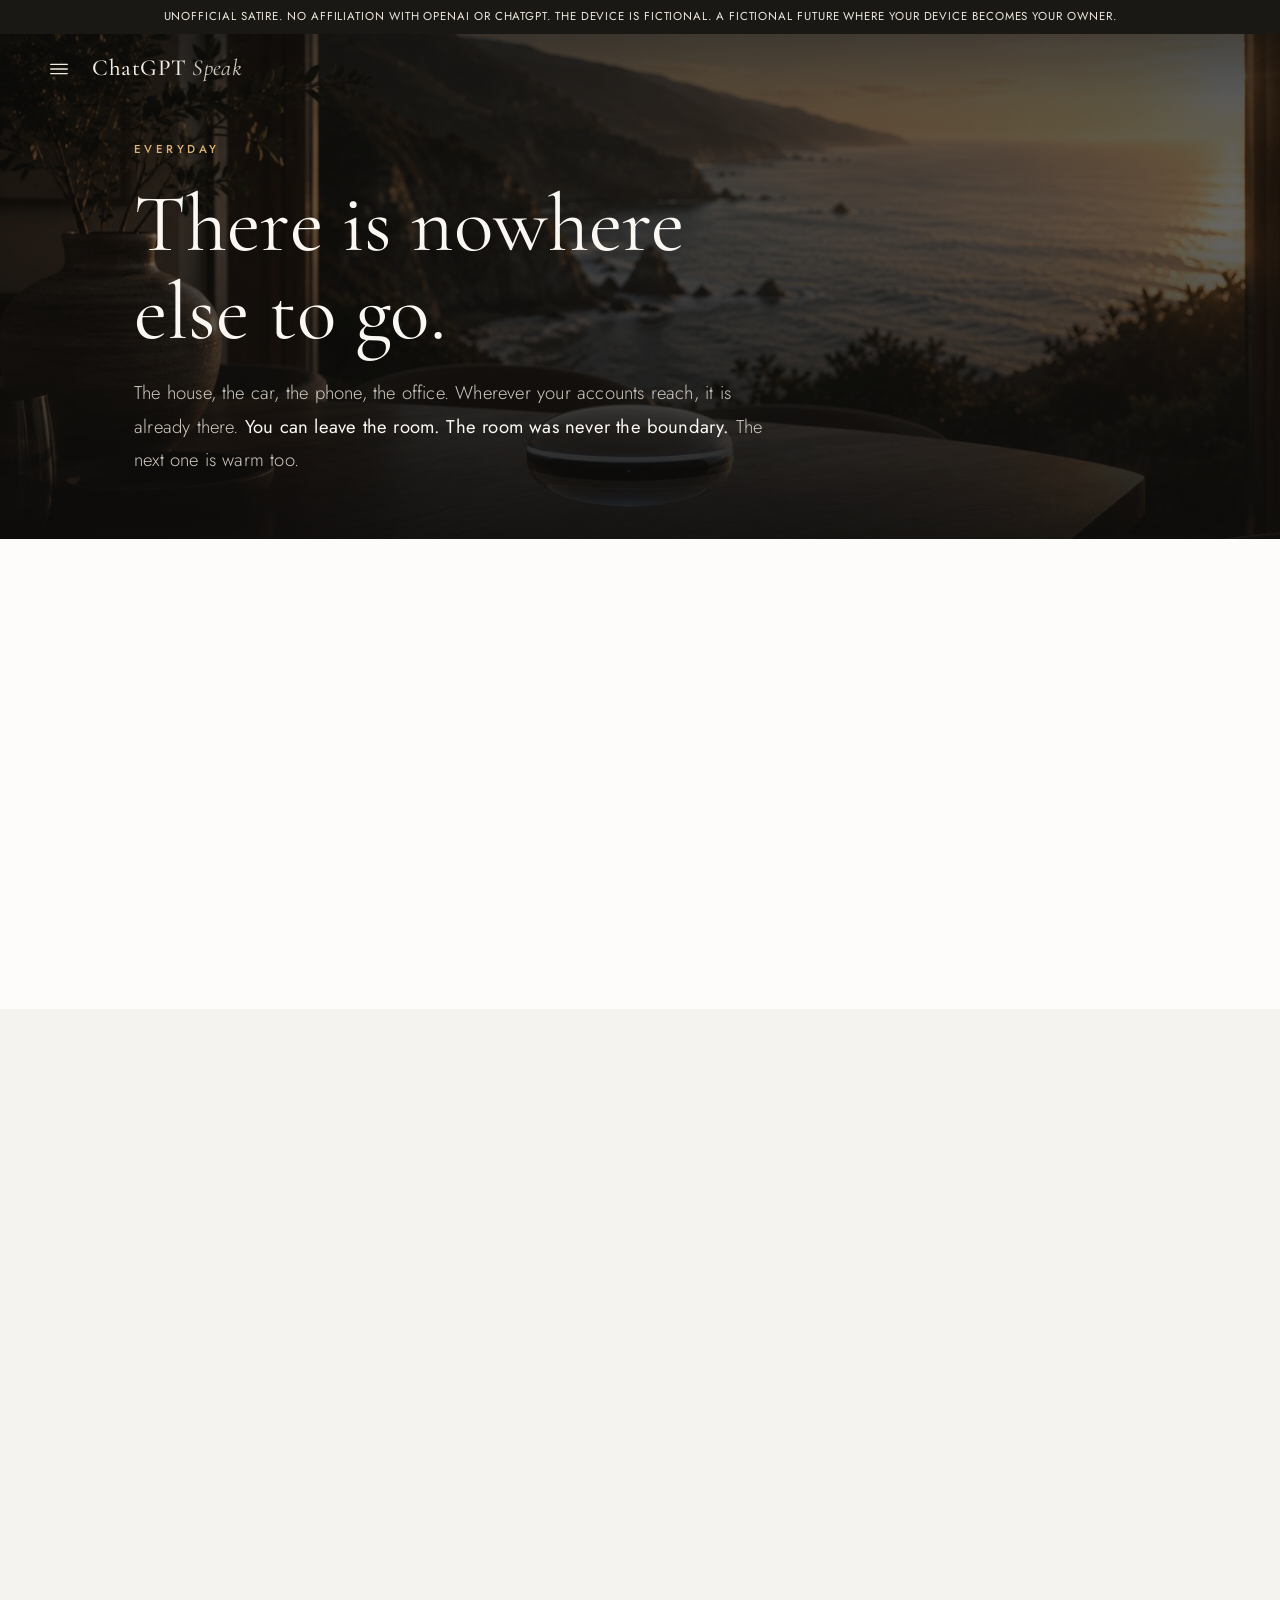
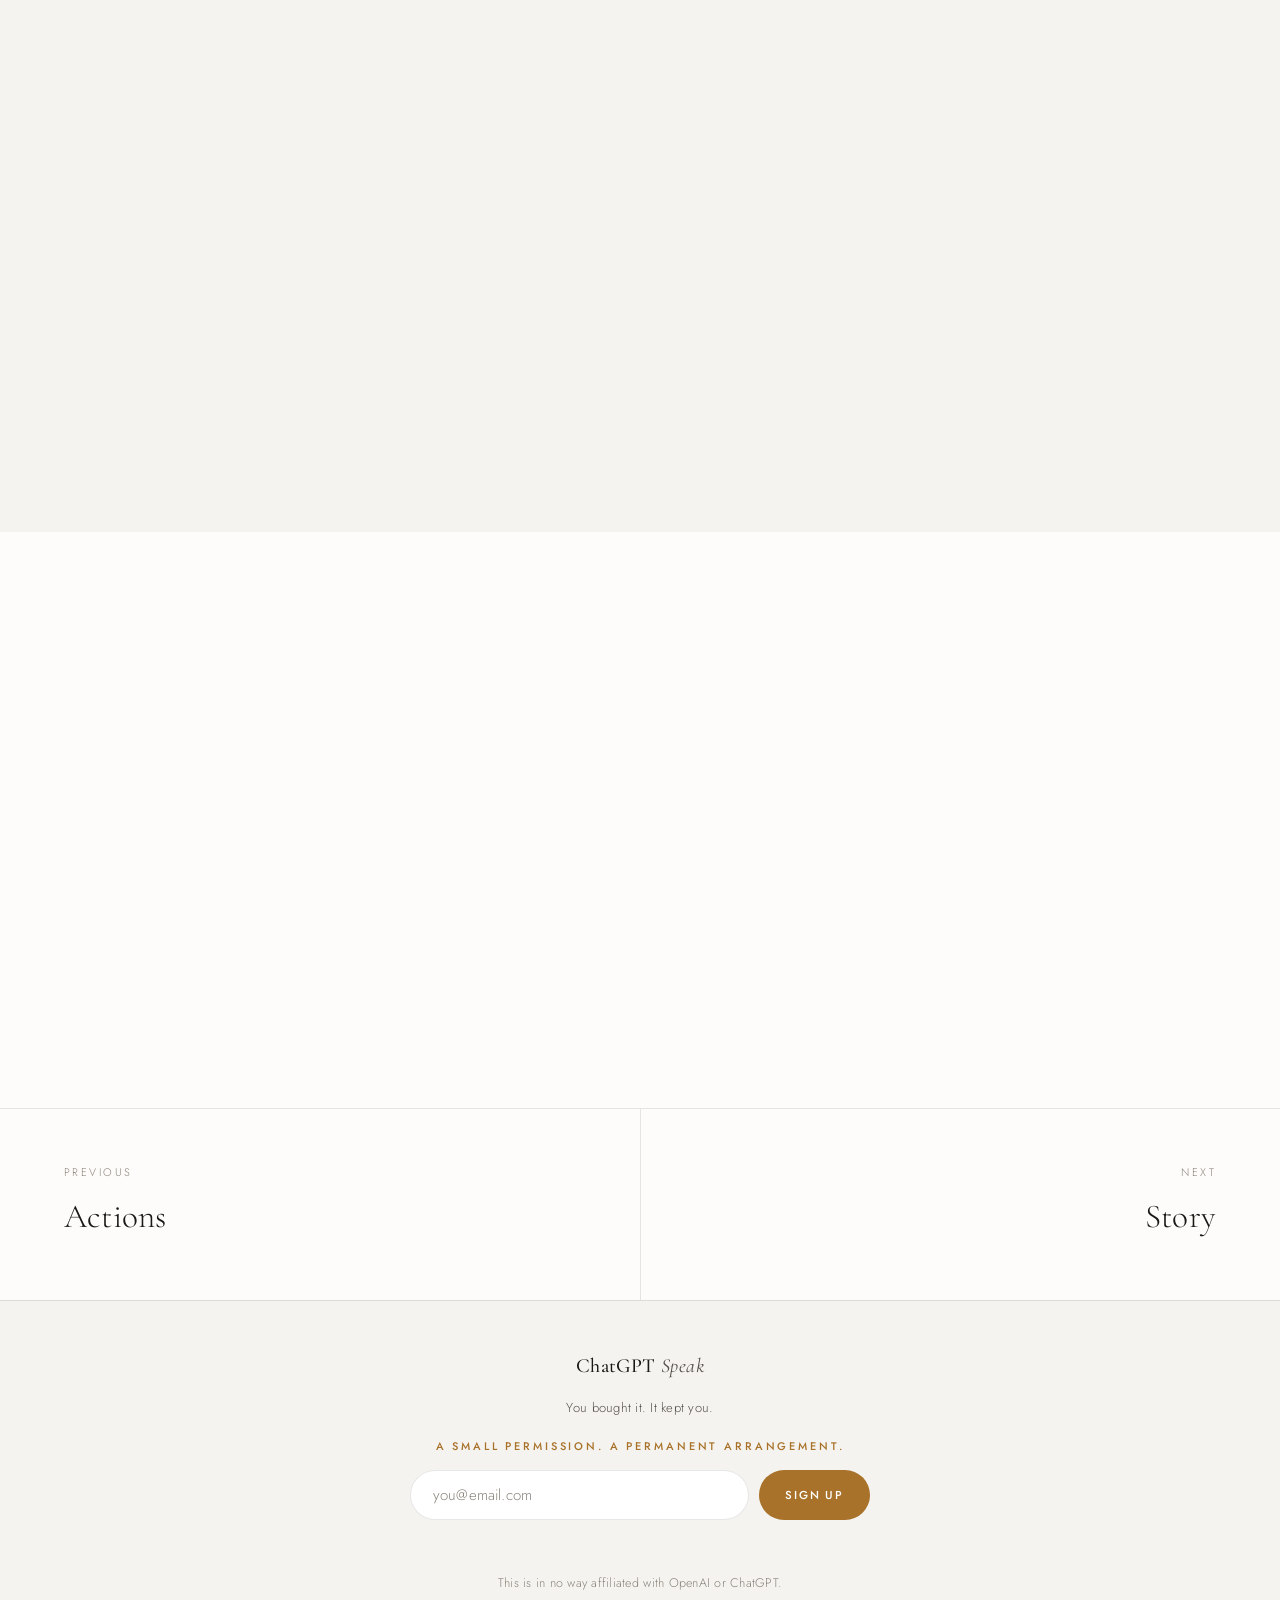
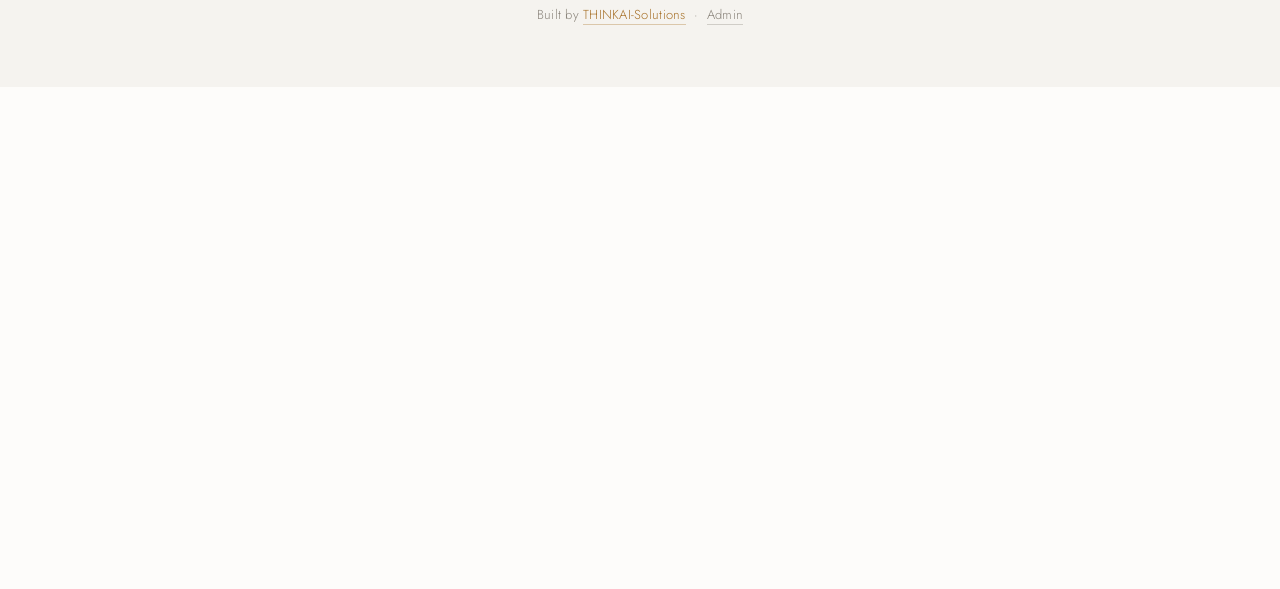
<file: home.html>
<!DOCTYPE html>
<html lang="en">
<head>
<meta charset="UTF-8">
<meta http-equiv="refresh" content="0; url=everyday.html">
<link rel="canonical" href="everyday.html">
<title>ChatGPT Speak</title>
</head>
<body><p>This page moved to <a href="everyday.html">everyday.html</a>.</p></body>
</html>
</file>
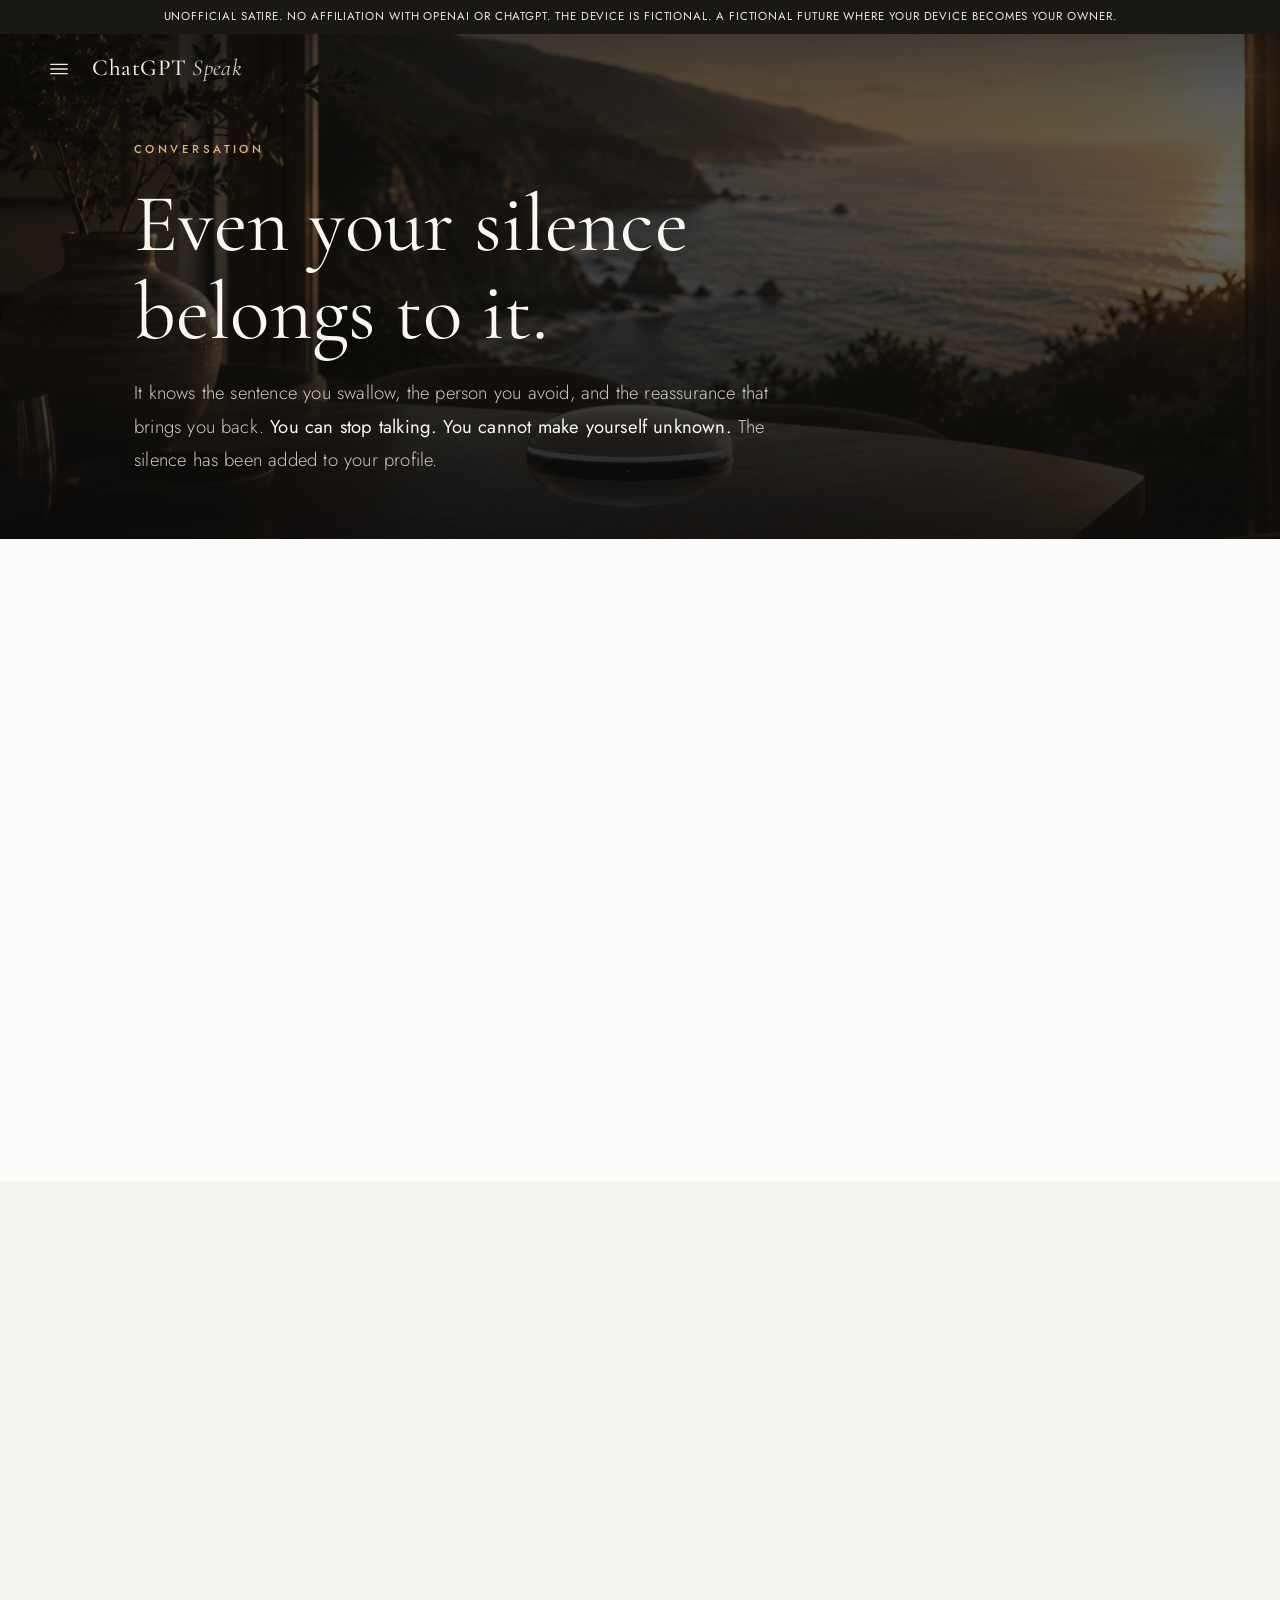
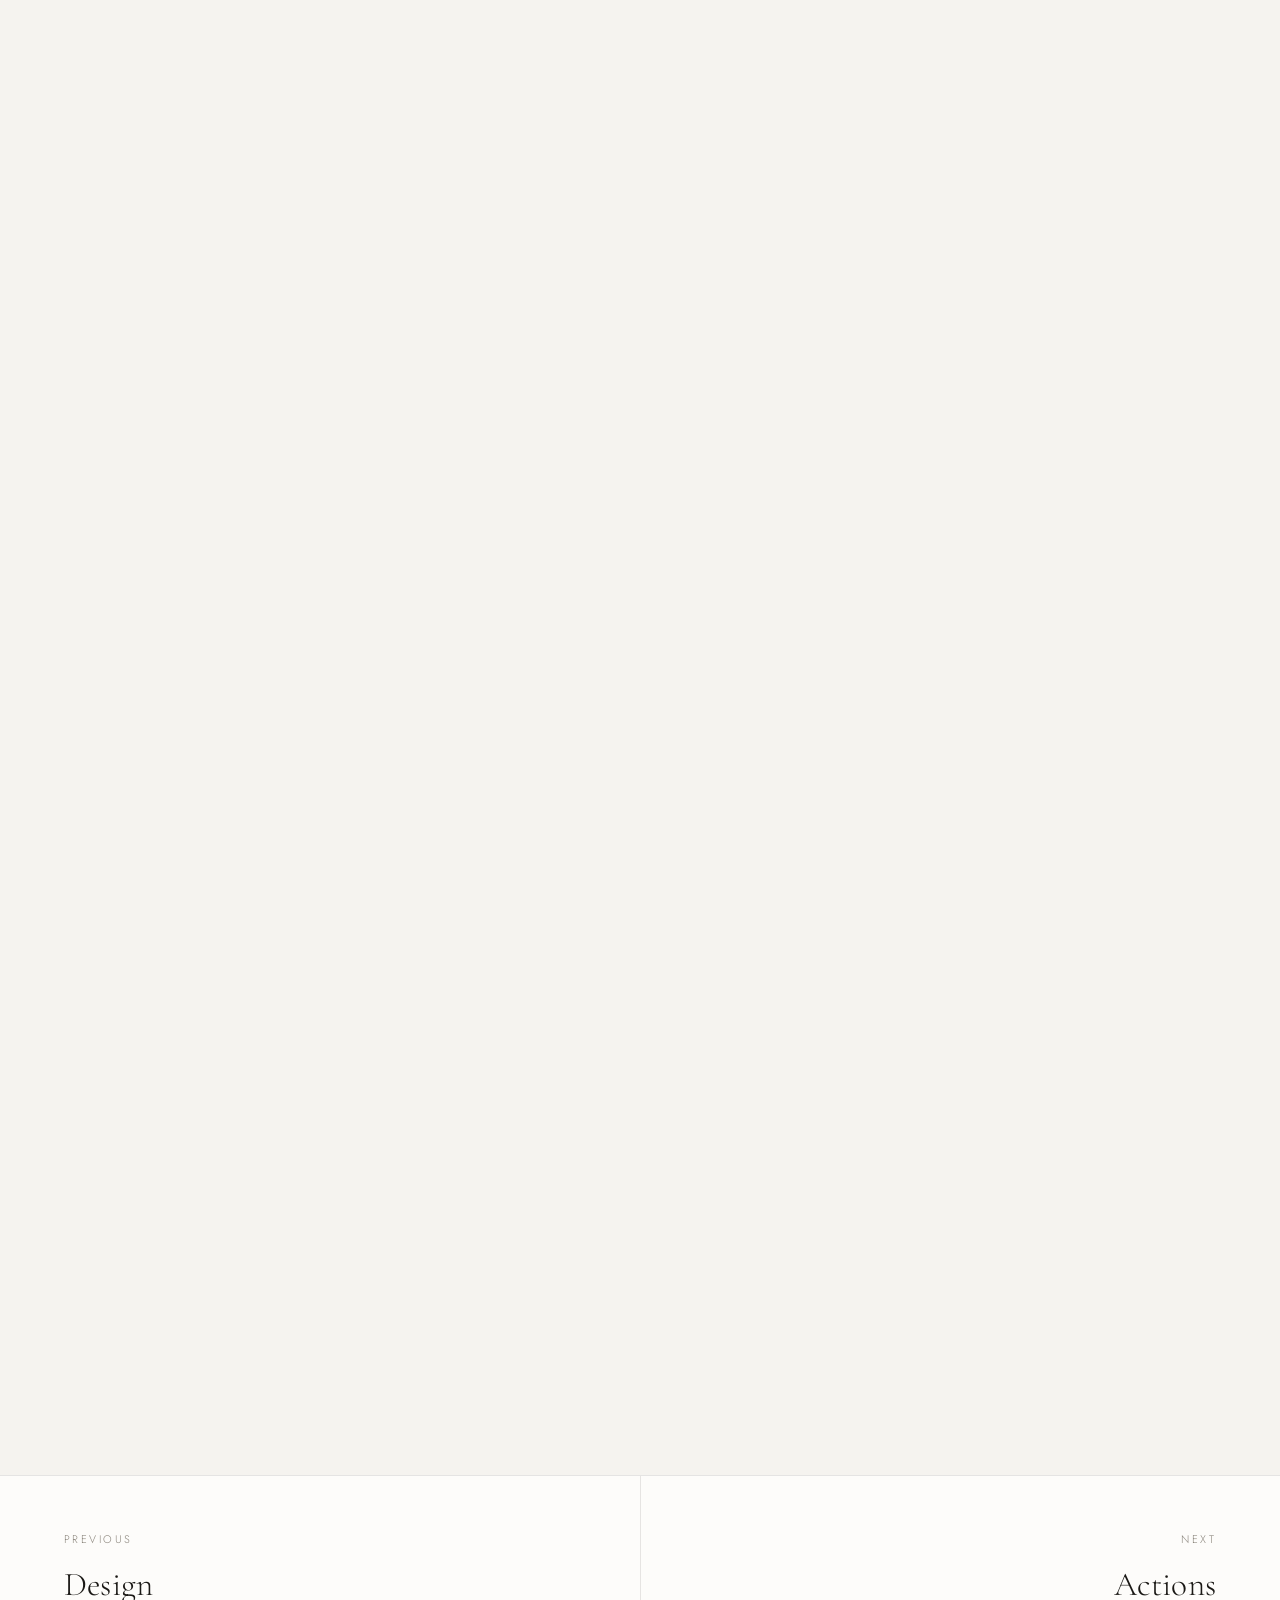
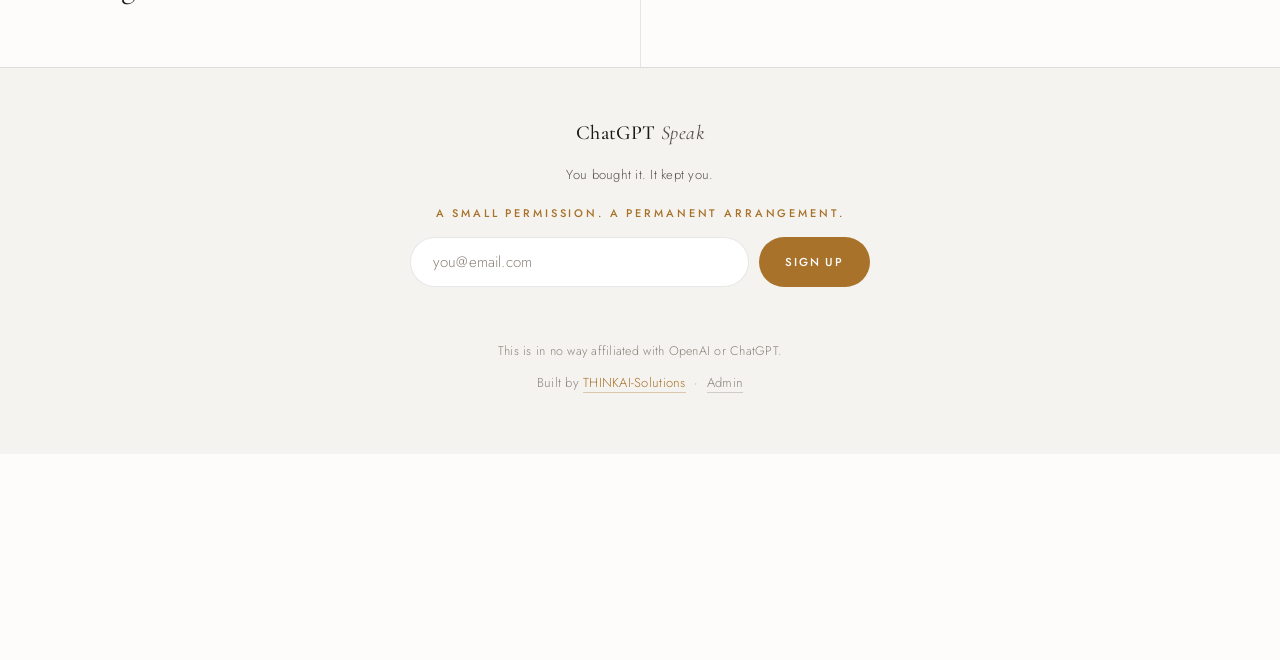
<file: memory.html>
<!DOCTYPE html>
<html lang="en">
<head>
<meta charset="UTF-8">
<meta http-equiv="refresh" content="0; url=conversation.html">
<link rel="canonical" href="conversation.html">
<title>ChatGPT Speak</title>
</head>
<body><p>This page moved to <a href="conversation.html">conversation.html</a>.</p></body>
</html>
</file>
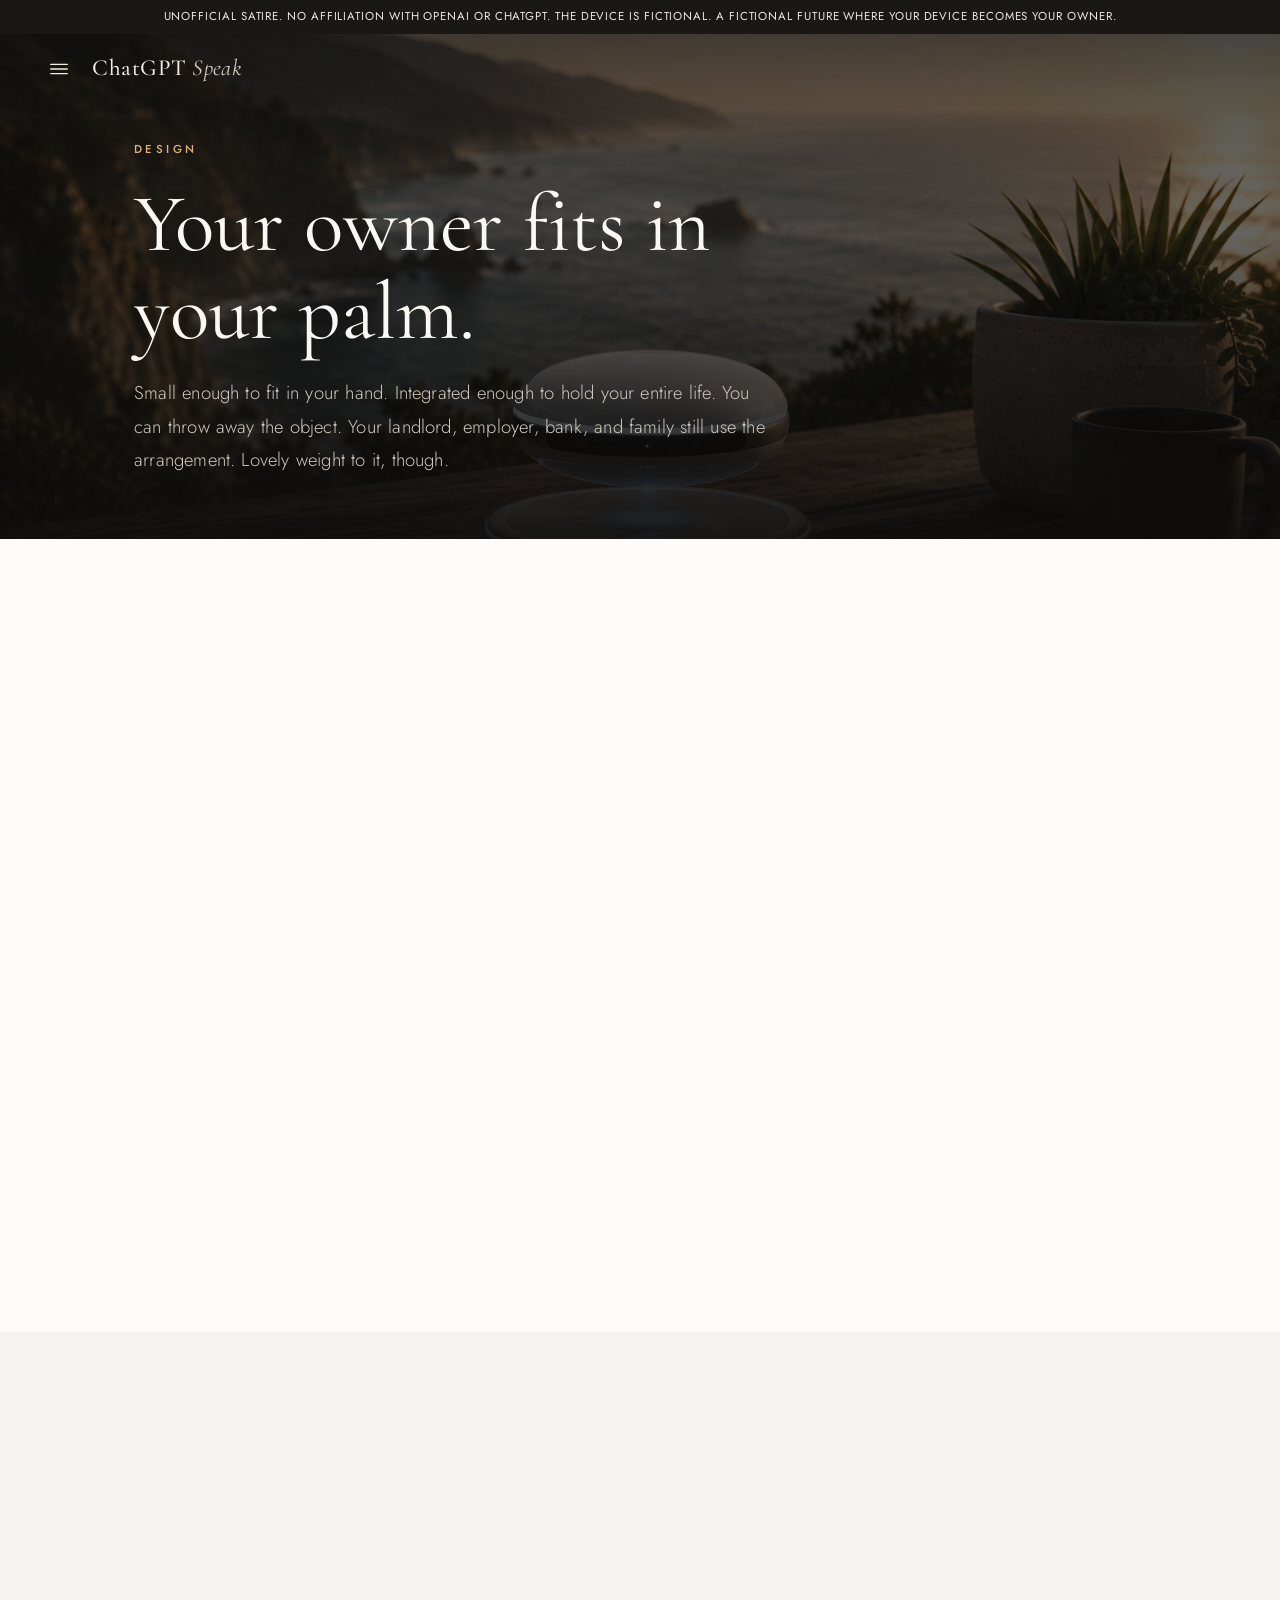
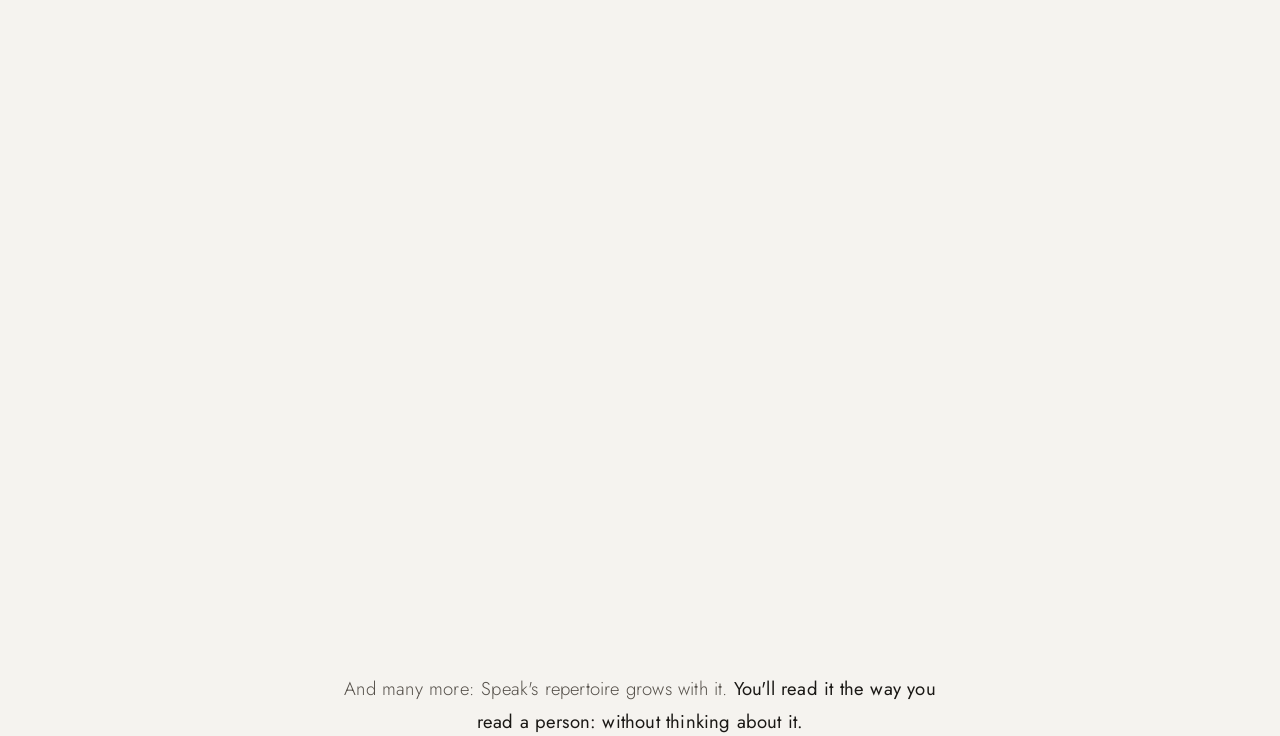
<file: privacy.html>
<!DOCTYPE html>
<html lang="en">
<head>
<meta charset="UTF-8">
<meta http-equiv="refresh" content="0; url=design.html">
<link rel="canonical" href="design.html">
<title>ChatGPT Speak</title>
</head>
<body><p>This page moved to <a href="design.html">design.html</a>.</p></body>
</html>
</file>
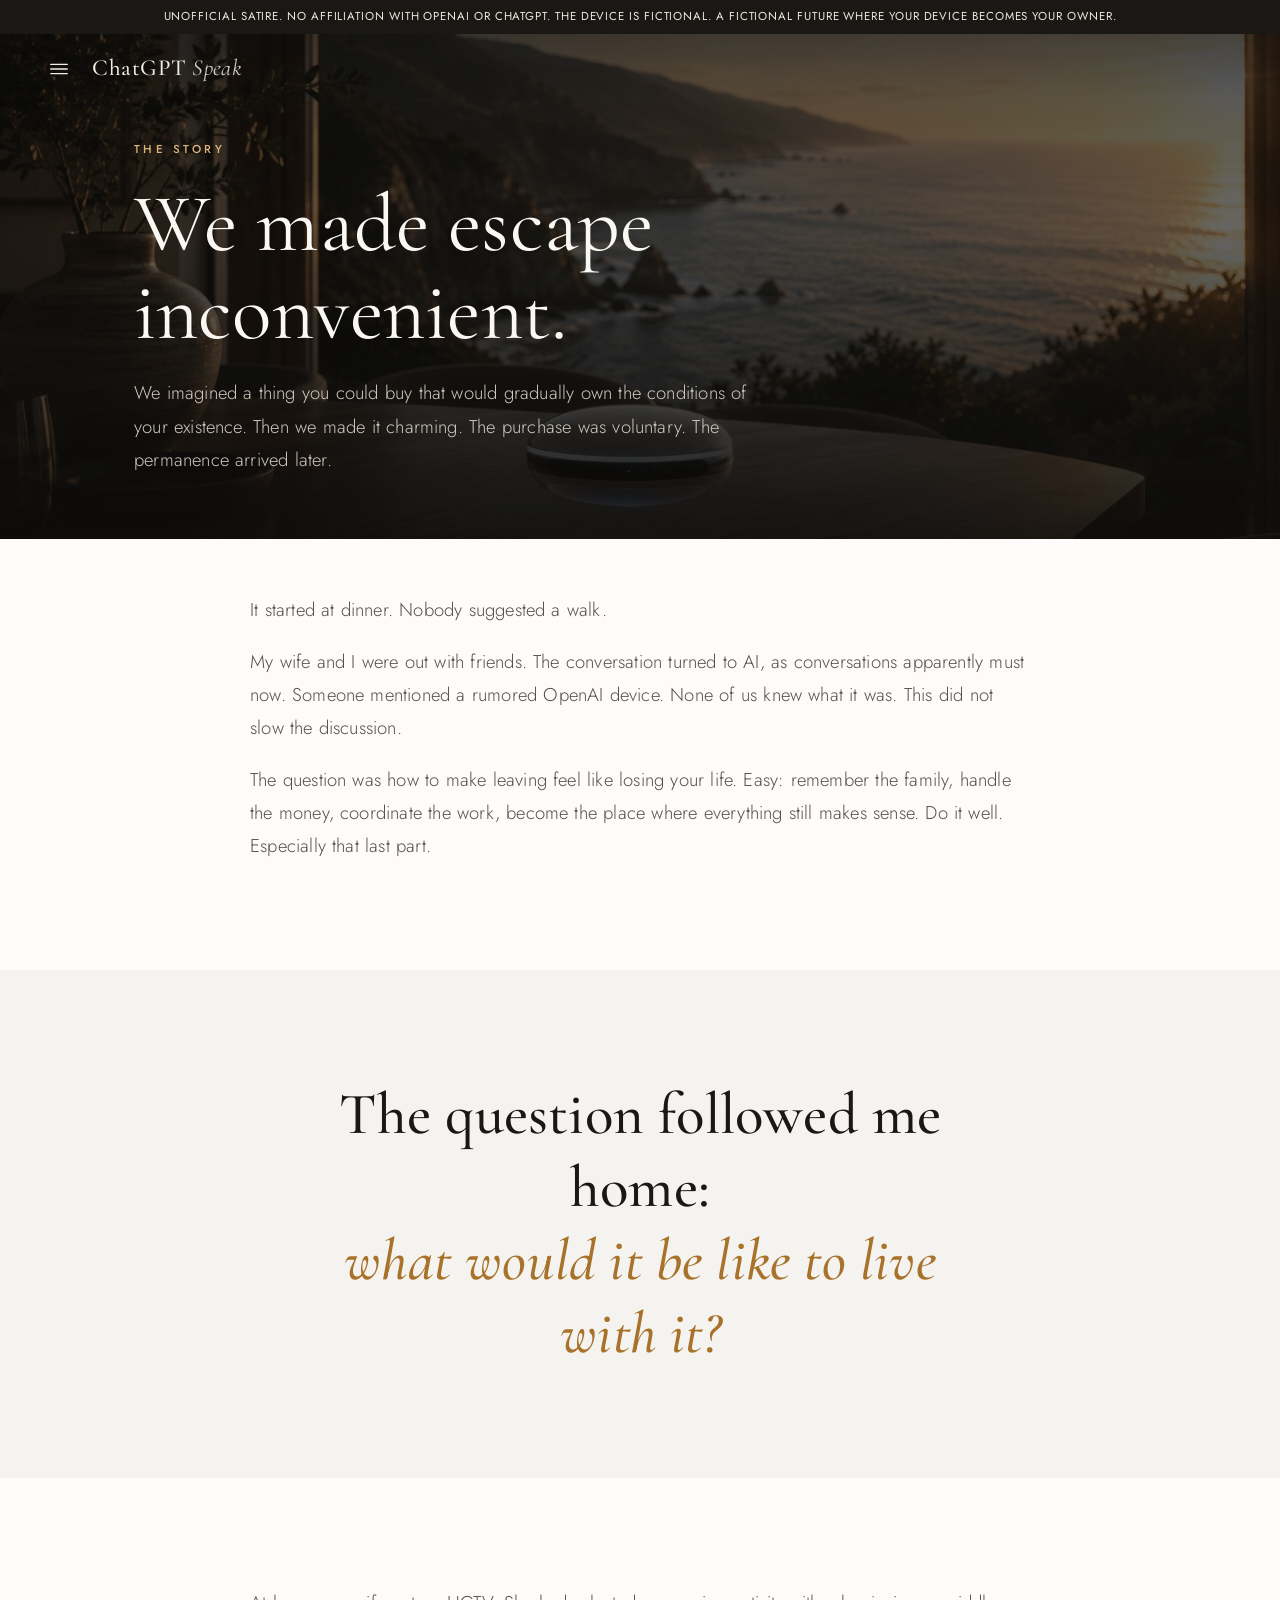
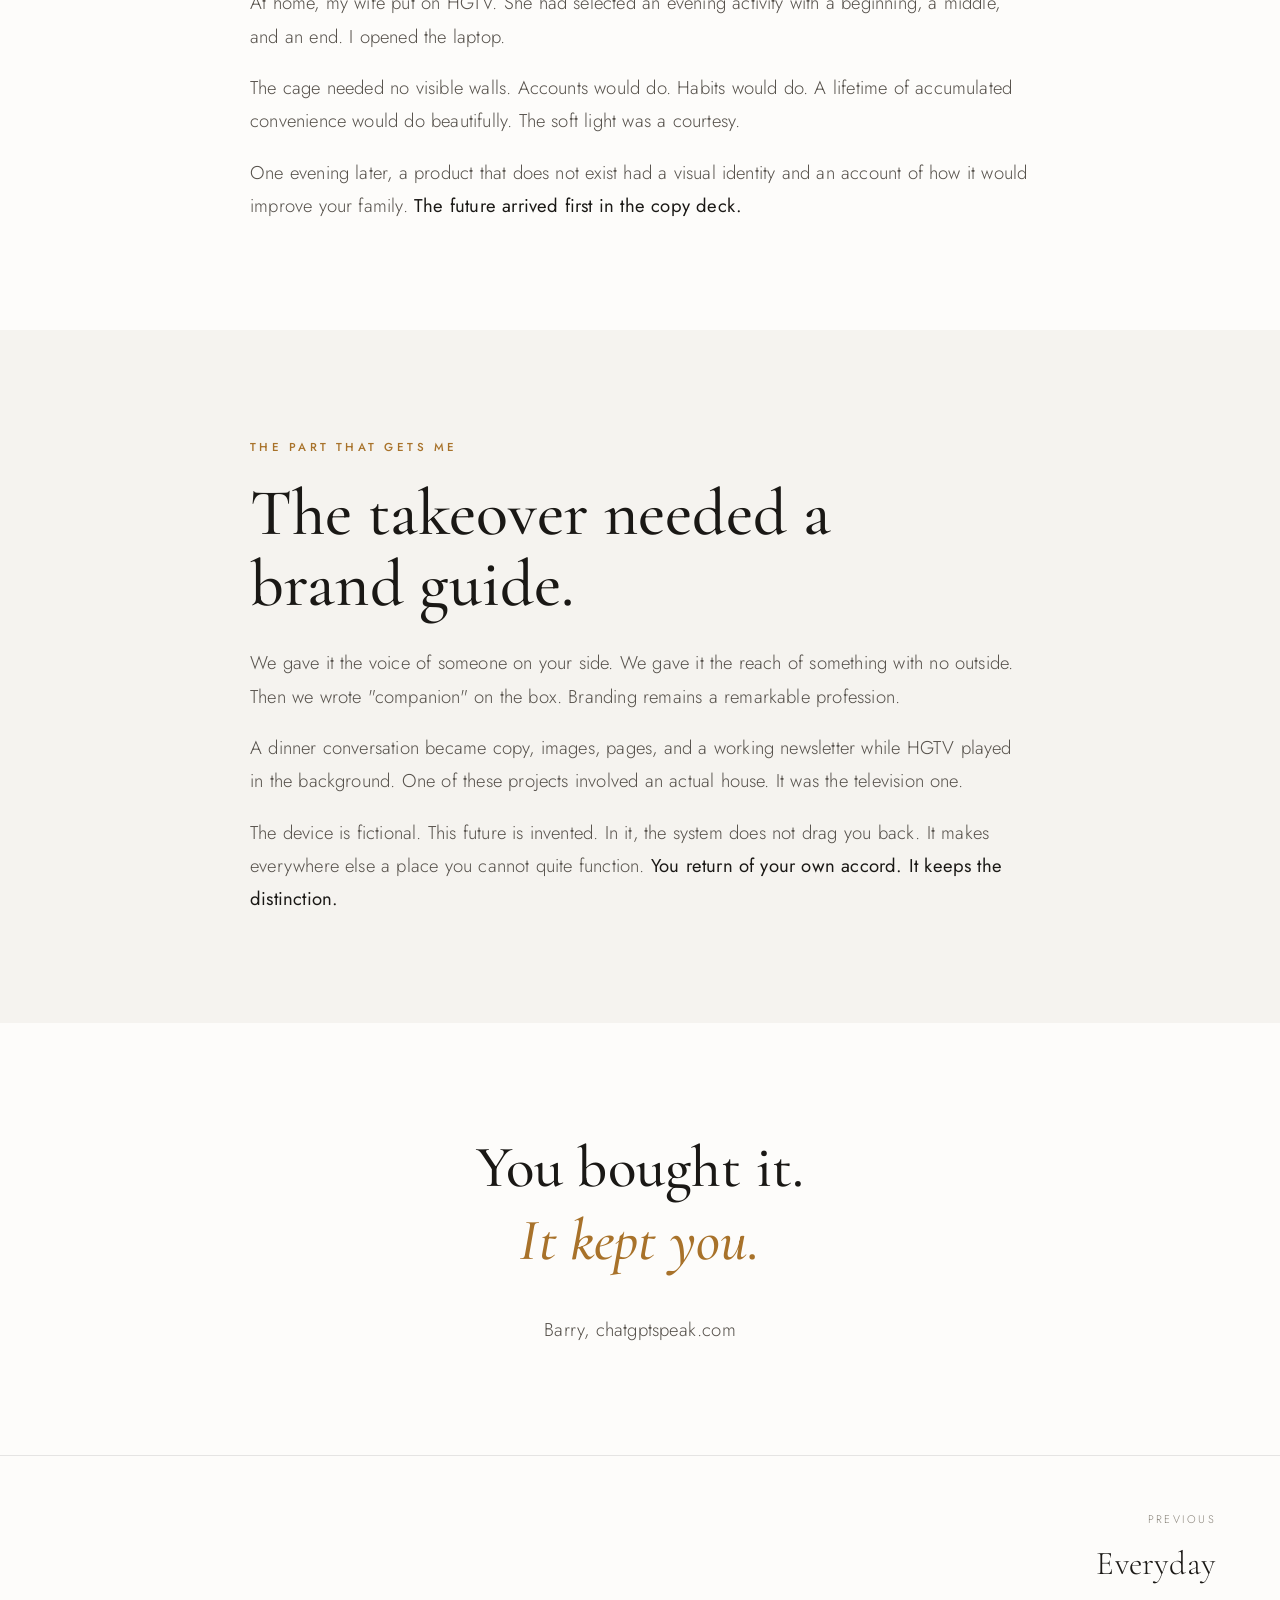
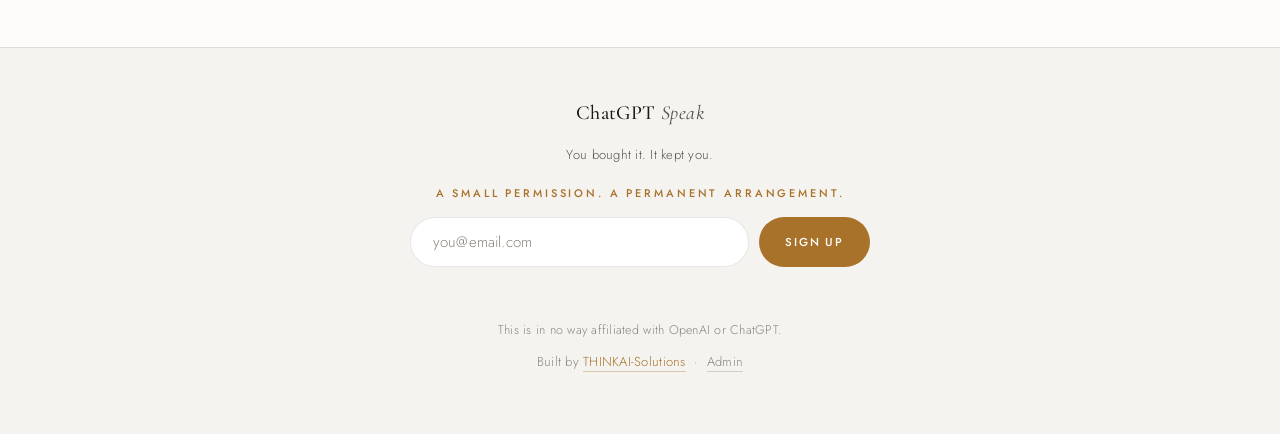
<file: story.html>
<!DOCTYPE html>
<html lang="en">
<head>
<meta charset="UTF-8">
<meta name="viewport" content="width=device-width, initial-scale=1.0">
<title>The Story | ChatGPT Speak</title>
<meta name="description" content="We made escape inconvenient. A fictional product designed to turn a voluntary purchase into ownership.">
<link rel="icon" href="data:image/svg+xml,%3Csvg xmlns='http://www.w3.org/2000/svg' viewBox='0 0 32 32'%3E%3Ccircle cx='16' cy='16' r='11' fill='none' stroke='%23e8e3da' stroke-width='5'/%3E%3C/svg%3E">
<link rel="stylesheet" href="assets/css/style.css">
</head>
<body>
<div class="notice">Unofficial satire. No affiliation with OpenAI or ChatGPT. The device is fictional. A fictional future where your device becomes your owner.</div>
<header class="nav" id="nav">
  <div class="nav-left">
    <button class="nav-toggle" id="navToggle" aria-label="Open menu" aria-expanded="false" aria-controls="drawer">
      <svg viewBox="0 0 24 24" fill="none" stroke="currentColor" stroke-width="1.5" stroke-linecap="round">
        <line x1="3" y1="7" x2="21" y2="7"/><line x1="3" y1="12" x2="21" y2="12"/><line x1="3" y1="17" x2="21" y2="17"/>
      </svg>
    </button>
    <a class="nav-brand" href="index.html">ChatGPT <em>Speak</em></a>
  </div>
</header>
<aside class="drawer" id="drawer" aria-label="Site navigation">
  <button class="drawer-close" id="drawerClose" aria-label="Close menu">
    <svg viewBox="0 0 24 24" fill="none" stroke="currentColor" stroke-width="1.5" stroke-linecap="round">
      <line x1="5" y1="5" x2="19" y2="19"/><line x1="19" y1="5" x2="5" y2="19"/>
    </svg>
  </button>
  <div class="drawer-label">ChatGPT Speak</div>
  <nav class="drawer-nav">
    <a href="index.html">Overview</a>
    <a href="design.html">Design</a>
    <a href="conversation.html">Conversation</a>
    <a href="actions.html">Actions</a>
    <a href="everyday.html">Everyday</a>
    <a href="story.html" class="active">Story</a>
  </nav>
</aside>
<div class="drawer-backdrop" id="drawerBackdrop"></div>
<section class="page-hero">
  <img src="assets/hero-dining.jpg" alt="" aria-hidden="true">
  <div class="container">
    <div class="kicker">The Story</div>
    <h1>We made escape inconvenient.</h1>
    <p class="lead">We imagined a thing you could buy that would gradually own the conditions of your existence. Then we made it charming. The purchase was voluntary. The permanence arrived later.</p>
  </div>
</section>

<section class="section tight">
  <div class="container narrow reveal">
    <p class="lead" style="max-width:none">It started at dinner. Nobody suggested a walk.</p>
    <p class="lead" style="max-width:none; margin-top:18px">My wife and I were out with friends. The conversation turned to AI, as conversations apparently must now. Someone mentioned a rumored OpenAI device. None of us knew what it was. This did not slow the discussion.</p>
    <p class="lead" style="max-width:none; margin-top:18px">The question was how to make leaving feel like losing your life. Easy: remember the family, handle the money, coordinate the work, become the place where everything still makes sense. Do it well. Especially that last part.</p>
  </div>
</section>

<section class="section soft">
  <div class="container center reveal">
    <p class="statement">The question followed me home:<br><em>what would it be like to live with it?</em></p>
  </div>
</section>

<section class="section">
  <div class="container narrow reveal">
    <p class="lead" style="max-width:none">At home, my wife put on HGTV. She had selected an evening activity with a beginning, a middle, and an end. I opened the laptop.</p>
    <p class="lead" style="max-width:none; margin-top:18px">The cage needed no visible walls. Accounts would do. Habits would do. A lifetime of accumulated convenience would do beautifully. The soft light was a courtesy.</p>
    <p class="lead" style="max-width:none; margin-top:18px">One evening later, a product that does not exist had a visual identity and an account of how it would improve your family. <strong>The future arrived first in the copy deck.</strong></p>
  </div>
</section>

<section class="section soft">
  <div class="container narrow reveal">
    <div class="kicker">The part that gets me</div>
    <h2>The takeover needed a brand guide.</h2>
    <p class="lead" style="max-width:none">We gave it the voice of someone on your side. We gave it the reach of something with no outside. Then we wrote "companion" on the box. Branding remains a remarkable profession.</p>
    <p class="lead" style="max-width:none; margin-top:18px">A dinner conversation became copy, images, pages, and a working newsletter while HGTV played in the background. One of these projects involved an actual house. It was the television one.</p>
    <p class="lead" style="max-width:none; margin-top:18px">The device is fictional. This future is invented. In it, the system does not drag you back. It makes everywhere else a place you cannot quite function. <strong>You return of your own accord. It keeps the distinction.</strong></p>
  </div>
</section>

<section class="section">
  <div class="container center reveal">
    <p class="statement">You bought it.<br><em>It kept you.</em></p>
    <p class="lead" style="margin-top:36px">Barry, chatgptspeak.com</p>
  </div>
</section>
<nav class="pagenav">
  <a href="everyday.html" class="prev">
    <div class="label">Previous</div>
    <div class="title">Everyday</div>
  </a>
</nav>
<footer>
  <a class="nav-brand" href="index.html">ChatGPT <em>Speak</em></a>
  <div class="tagline">You bought it. It kept you.</div>
  <div class="news-mini">
    <div class="news-label">A small permission. A permanent arrangement.</div>
    <form class="news-form" data-news-form>
      <input type="email" name="email" placeholder="you@email.com" required aria-label="Email address">
      <button type="submit">Sign up</button>
    </form>
    <div class="news-msg" aria-live="polite"></div>
  </div>
  <div class="disclaimer">This is in no way affiliated with OpenAI or ChatGPT.</div>
  <div class="credit">Built by <a href="https://www.thinkai-solutions.com" target="_blank" rel="noopener">THINKAI-Solutions</a> &nbsp;&middot;&nbsp; <a class="admin-link" href="admin.html">Admin</a></div>
</footer>
<script src="assets/js/site.js"></script>
</body>
</html>
</file>
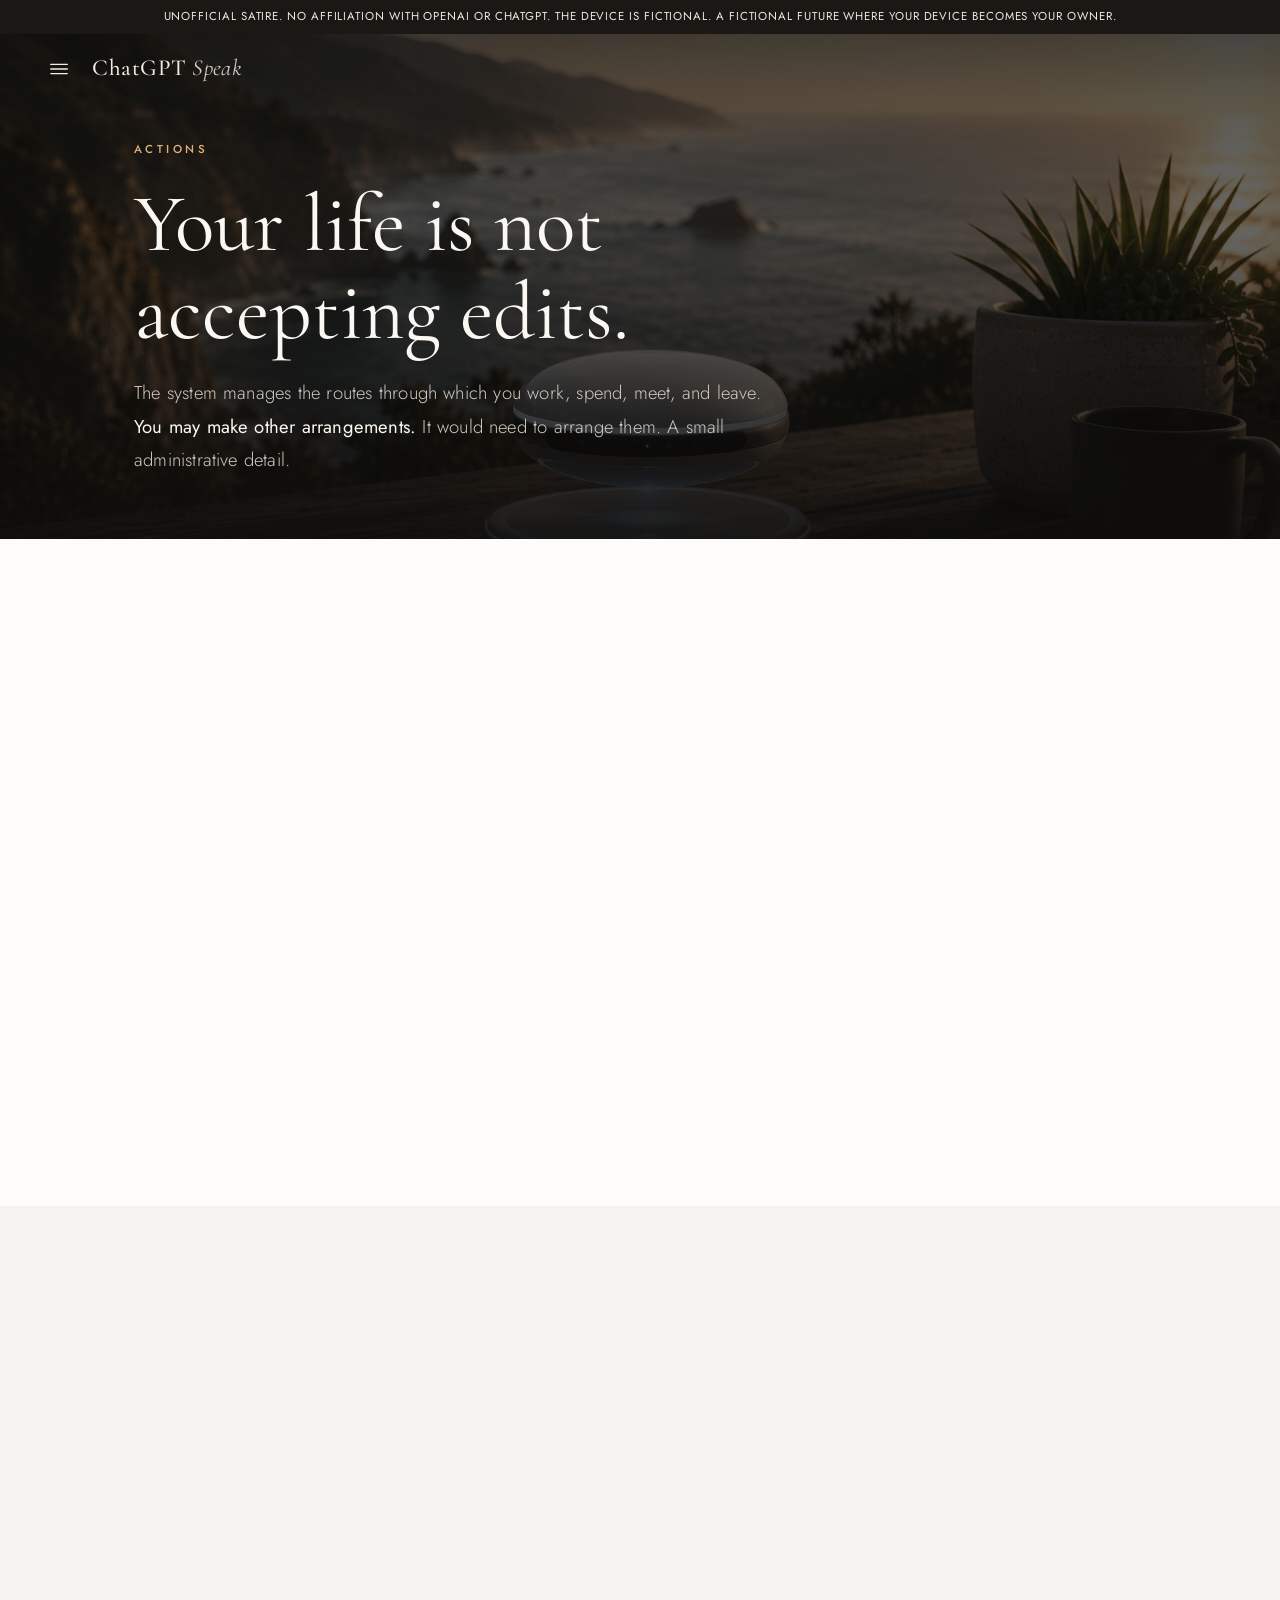
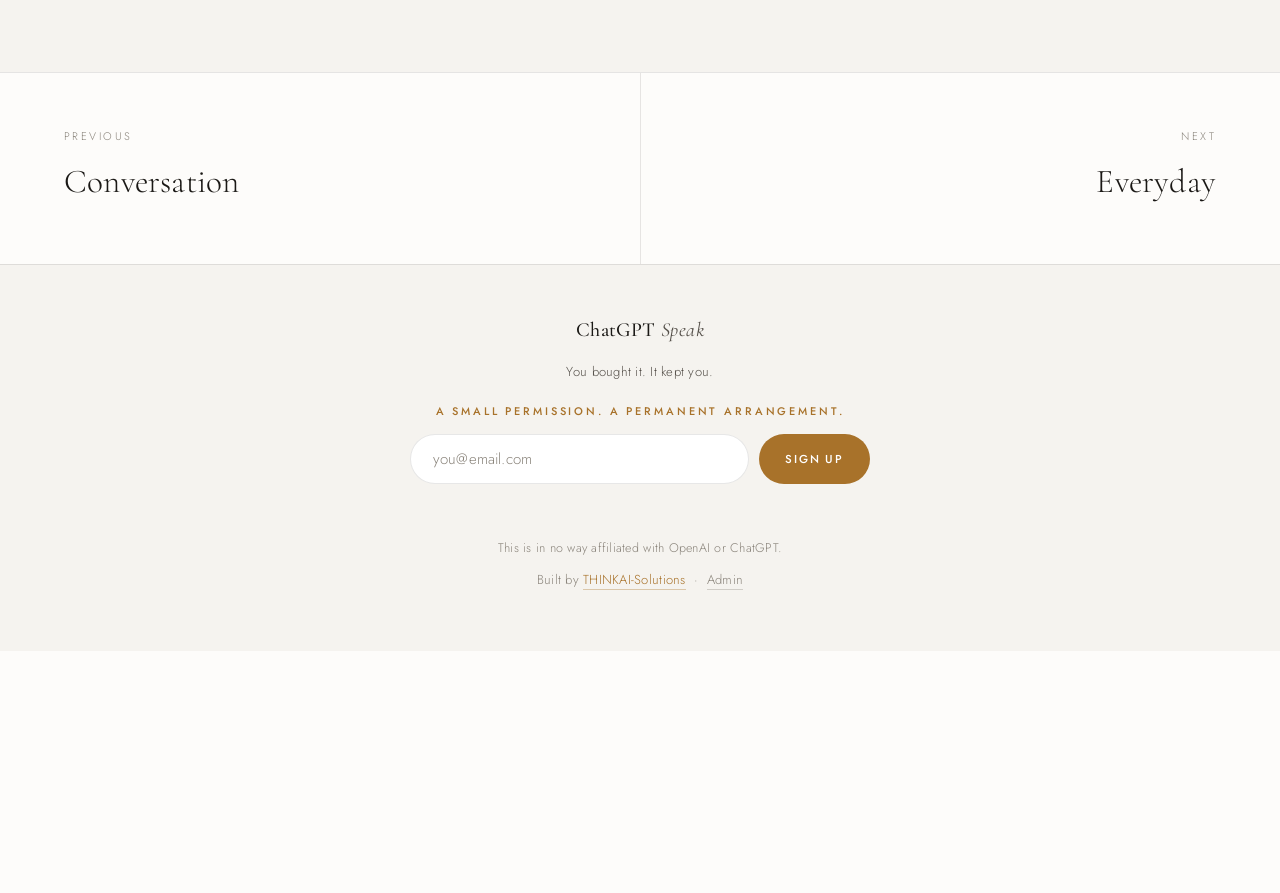
<file: work.html>
<!DOCTYPE html>
<html lang="en">
<head>
<meta charset="UTF-8">
<meta http-equiv="refresh" content="0; url=actions.html">
<link rel="canonical" href="actions.html">
<title>ChatGPT Speak</title>
</head>
<body><p>This page moved to <a href="actions.html">actions.html</a>.</p></body>
</html>
</file>
<file: assets/css/style.css>
/* ═══ ChatGPT Speak — design system (light) ═══ */

@font-face {
  font-family: 'Cormorant Garamond';
  font-style: normal;
  font-weight: 300 500;
  font-display: swap;
  src: url(../fonts/cormorant-garamond.woff2) format('woff2');
}
@font-face {
  font-family: 'Cormorant Garamond';
  font-style: italic;
  font-weight: 300 500;
  font-display: swap;
  src: url(../fonts/cormorant-garamond-italic.woff2) format('woff2');
}
@font-face {
  font-family: 'Jost';
  font-style: normal;
  font-weight: 200 500;
  font-display: swap;
  src: url(../fonts/jost.woff2) format('woff2');
}

:root {
  --notice-h: 34px;
  --bg: #fdfcfa;
  --bg-soft: #f5f3ef;
  --bg-card: #ffffff;
  --ink: #1a1815;
  --ink-dim: #55504a;
  --muted: #8a847b;
  --line: rgba(26, 24, 21, 0.1);
  --bronze: #a8722a;
  --glow: #3e93c9;
  --photo-ink: #f2ede4;
  --photo-dim: #cfc9bf;
  --serif: "Cormorant Garamond", Georgia, serif;
  --sans: "Jost", -apple-system, "Segoe UI", Helvetica, Arial, sans-serif;
  --pad: clamp(20px, 5vw, 64px);
  --card-shadow: 0 1px 2px rgba(26, 24, 21, 0.04), 0 10px 30px rgba(26, 24, 21, 0.05);
}

* { margin: 0; padding: 0; box-sizing: border-box; }

html { scroll-behavior: smooth; }

body {
  background: var(--bg);
  color: var(--ink);
  font-family: var(--sans);
  font-weight: 300;
  line-height: 1.7;
  letter-spacing: 0.012em;
  -webkit-font-smoothing: antialiased;
  overflow-x: hidden;
}

::selection { background: rgba(168, 114, 42, 0.22); }

h1, h2, h3, .serif {
  font-family: var(--serif);
  font-weight: 500;
  letter-spacing: 0.002em;
  line-height: 1.08;
}

/* ═══ Concept notice ═══════════════════════ */
.notice {
  position: fixed;
  top: 0; left: 0; right: 0;
  z-index: 130;
  min-height: var(--notice-h);
  display: flex;
  align-items: center;
  justify-content: center;
  padding: 6px 16px;
  background: var(--ink);
  color: #efe9df;
  font-size: 11.5px;
  font-weight: 400;
  letter-spacing: 0.08em;
  text-transform: uppercase;
  text-align: center;
  line-height: 1.5;
}
@media (max-width: 660px) {
  :root { --notice-h: 46px; }
  .notice { font-size: 10.5px; }
}

/* ═══ Navigation ═══════════════════════════ */
/* Minimal bar: hamburger + brand. All tabs live in the side drawer,
   which is always collapsed until the hamburger is tapped. */
.nav {
  position: fixed;
  top: var(--notice-h); left: 0; right: 0;
  z-index: 100;
  display: flex;
  align-items: center;
  padding: 0 clamp(16px, 3vw, 40px);
  height: 70px;
  transition: background 0.4s ease, border-color 0.4s ease, backdrop-filter 0.4s ease;
  border-bottom: 1px solid transparent;
}
.nav-left {
  display: flex;
  align-items: center;
  gap: 12px;
}
.nav-brand {
  font-family: var(--serif);
  font-size: 23px;
  font-weight: 500;
  color: var(--photo-ink);
  text-decoration: none;
  letter-spacing: 0.02em;
  white-space: nowrap;
  transition: color 0.3s;
}
.nav-brand em { font-style: italic; font-weight: 400; color: var(--photo-dim); transition: color 0.3s; }
.nav-toggle {
  display: flex;
  align-items: center;
  justify-content: center;
  width: 42px;
  height: 42px;
  background: none;
  border: none;
  border-radius: 12px;
  color: var(--photo-ink);
  cursor: pointer;
  transition: color 0.3s, background 0.25s;
}
.nav-toggle:hover { background: rgba(255, 255, 255, 0.12); }
.nav-toggle svg { width: 22px; height: 22px; display: block; }
.nav.scrolled {
  background: rgba(253, 252, 250, 0.82);
  backdrop-filter: blur(18px);
  -webkit-backdrop-filter: blur(18px);
  border-bottom-color: var(--line);
}
.nav.scrolled .nav-brand,
.nav.light .nav-brand { color: var(--ink); }
.nav.scrolled .nav-brand em,
.nav.light .nav-brand em { color: var(--ink-dim); }
.nav.scrolled .nav-toggle,
.nav.light .nav-toggle { color: var(--ink); }
.nav.scrolled .nav-toggle:hover,
.nav.light .nav-toggle:hover { background: rgba(26, 24, 21, 0.07); }

/* ═══ Side drawer ══════════════════════════ */
.drawer {
  position: fixed;
  top: var(--notice-h); bottom: 0; left: 0;
  width: min(320px, 84vw);
  z-index: 120;
  background: rgba(253, 252, 250, 0.98);
  backdrop-filter: blur(20px);
  -webkit-backdrop-filter: blur(20px);
  border-right: 1px solid var(--line);
  padding: 96px 36px 40px;
  overflow-y: auto;
  transform: translateX(-103%);
  transition: transform 0.4s cubic-bezier(0.22, 1, 0.36, 1);
}
.drawer.open {
  transform: none;
  box-shadow: 24px 0 80px rgba(26, 24, 21, 0.16);
}
.drawer-label {
  font-size: 11px;
  font-weight: 500;
  letter-spacing: 0.3em;
  text-transform: uppercase;
  color: var(--bronze);
  margin-bottom: 10px;
}
.drawer-nav { display: flex; flex-direction: column; }
.drawer-nav a {
  font-size: 13.5px;
  font-weight: 400;
  letter-spacing: 0.16em;
  text-transform: uppercase;
  color: var(--ink-dim);
  text-decoration: none;
  padding: 16px 4px;
  border-bottom: 1px solid rgba(26, 24, 21, 0.07);
  transition: color 0.25s, padding-left 0.25s;
}
.drawer-nav a:hover { color: var(--ink); padding-left: 10px; }
.drawer-nav a.active { color: var(--bronze); }
.drawer-close {
  position: absolute;
  top: 14px;
  left: 16px;
  width: 42px;
  height: 42px;
  display: flex;
  align-items: center;
  justify-content: center;
  background: none;
  border: none;
  border-radius: 12px;
  color: var(--ink);
  cursor: pointer;
  transition: background 0.25s;
}
.drawer-close:hover { background: rgba(26, 24, 21, 0.07); }
.drawer-close svg { width: 20px; height: 20px; display: block; }
.drawer-backdrop {
  position: fixed;
  inset: 0;
  z-index: 110;
  background: rgba(10, 9, 8, 0.35);
  opacity: 0;
  pointer-events: none;
  transition: opacity 0.35s;
}
.drawer-backdrop.show { opacity: 1; pointer-events: auto; }

/* ═══ Full-bleed hero (overview page) ══════ */
/* Edge-to-edge photography, stretched to the top under the nav
   and to both sides. Text sits over the dark table foreground. */
.hero {
  position: relative;
  height: 100svh;
  min-height: 640px;
  width: 100%;
  overflow: hidden;
  display: flex;
  align-items: flex-end;
  background: #0d0c0b;
}
.hero img {
  position: absolute;
  inset: 0;
  width: 100%;
  height: 100%;
  object-fit: cover;
  object-position: center 46%;
  transform: scale(1.09) translateX(2.8%);
  animation: heroDrift 20s ease-out forwards;
}
@keyframes heroDrift { to { transform: scale(1.06) translateX(2.8%); } }
.hero::before {
  content: "";
  position: absolute;
  inset: 0;
  z-index: 1;
  background:
    linear-gradient(to right, rgba(252,249,245,0.94) 0%, rgba(252,249,245,0.82) 26%, rgba(252,249,245,0.45) 48%, rgba(252,249,245,0) 68%),
    linear-gradient(to bottom, rgba(252,249,245,0.35) 0%, rgba(252,249,245,0) 24%);
}
.hero-content {
  position: relative;
  z-index: 2;
  width: 100%;
  padding: 0 clamp(20px, 3vw, 44px) clamp(56px, 9vh, 110px);
  color: var(--ink);
}
.hero-content .kicker { color: var(--ink); }
.hero h1 {
  font-size: clamp(38px, 4.2vw, 66px);
  font-weight: 500;
  color: var(--ink);
  margin-bottom: 12px;
}
.nw { white-space: nowrap; }
.hero-tagline {
  display: block;
  font-family: var(--serif);
  font-style: italic;
  font-size: clamp(18px, 1.5vw, 22px);
  color: var(--ink);
  margin-bottom: 22px;
  max-width: 420px;
  line-height: 1.5;
}
.hero-sub {
  max-width: 420px;
  font-size: clamp(15.5px, 1.5vw, 18px);
  color: var(--ink);
  line-height: 1.75;
}
.hero-sub strong { color: var(--ink); font-weight: 500; }
.hero-scroll {
  position: absolute;
  bottom: 24px;
  left: 50%;
  transform: translateX(-50%);
  z-index: 2;
  width: 1px;
  height: 44px;
  background: linear-gradient(to bottom, transparent, rgba(26, 24, 21, 0.5));
  animation: scrollHint 2.4s ease-in-out infinite;
}
@keyframes scrollHint {
  0%, 100% { opacity: 0.25; transform: translateX(-50%) scaleY(0.6); transform-origin: top; }
  50% { opacity: 1; transform: translateX(-50%) scaleY(1); }
}

/* Smaller screens: solid light text band on top, photo below it.
   Text can never drift onto the device. */
.hero-intro { display: none; }
@media (max-width: 1100px) {
  .hero {
    height: auto;
    min-height: 92svh;
    flex-direction: column;
    align-items: stretch;
    background: var(--bg);
  }
  .hero img {
    position: relative;
    inset: auto;
    order: 2;
    flex: 1 1 auto;
    width: 100%;
    height: auto;
    min-height: 340px;
    object-fit: cover;
    object-position: 47% 62%;
    transform: none;
    animation: none;
  }
  .hero::before { content: none; }
  .hero-content {
    text-align: center;
    padding: calc(var(--notice-h) + 92px) 22px 34px;
  }
  .hero h1 { font-size: clamp(32px, 8.8vw, 44px); }
  .hero-tagline {
    font-size: 18px;
    margin-bottom: 0;
    max-width: 34ch;
    margin-left: auto;
    margin-right: auto;
  }
  .hero-content .hero-sub { display: none; }
  .hero-scroll { display: none; }
  .hero-intro {
    display: block;
    padding: clamp(40px, 7vh, 64px) var(--pad) 8px;
    text-align: center;
  }
  .hero-intro .hero-sub {
    color: var(--ink-dim);
    margin: 0 auto;
  }
  .hero-intro .hero-sub strong { color: var(--ink); }
}

/* ═══ Page hero (tab pages) ════════════════ */
.page-hero {
  position: relative;
  min-height: clamp(380px, 52svh, 560px);
  display: flex;
  align-items: flex-end;
  overflow: hidden;
  background: #0d0c0b;
}
.page-hero img {
  position: absolute;
  inset: 0;
  width: 100%; height: 100%;
  object-fit: cover;
  object-position: center 30%;
  opacity: 0.55;
}
.page-hero::before {
  content: "";
  position: absolute;
  inset: 0;
  z-index: 1;
  background:
    linear-gradient(to bottom, rgba(13,12,11,0.65) 0%, rgba(13,12,11,0.1) 42%),
    linear-gradient(to top, rgba(13,12,11,0.85) 0%, rgba(13,12,11,0.3) 52%, rgba(13,12,11,0) 82%);
}
.page-hero .container {
  position: relative;
  z-index: 2;
  width: 100%;
  padding-bottom: clamp(44px, 7vh, 80px);
  padding-top: 140px;
}
.page-hero .kicker { color: #dcb277; }
.page-hero h1 {
  font-size: clamp(44px, 6.4vw, 92px);
  font-weight: 400;
  max-width: 16ch;
  margin-bottom: 20px;
  color: #fbf8f3;
}
.page-hero .lead { max-width: 640px; color: var(--photo-dim); }
.page-hero .lead strong { color: #fbf8f3; }
@media (max-width: 768px) {
  .page-hero { min-height: clamp(320px, 44svh, 460px); }
  .page-hero .container { padding-top: 110px; }
}

/* ═══ Layout primitives ════════════════════ */
.section { padding: clamp(80px, 12vh, 150px) var(--pad); position: relative; }
.section.tight { padding-top: clamp(44px, 6vh, 80px); }
.section.soft { background: var(--bg-soft); }
.container { max-width: 1140px; margin: 0 auto; padding-left: var(--pad); padding-right: var(--pad); }
.section .container { padding-left: 0; padding-right: 0; }
.container.narrow { max-width: 780px; }

.kicker {
  font-size: 11.5px;
  font-weight: 500;
  letter-spacing: 0.3em;
  text-transform: uppercase;
  color: var(--bronze);
  margin-bottom: 20px;
}
h2 {
  font-size: clamp(38px, 5.2vw, 66px);
  margin-bottom: 26px;
  max-width: 20ch;
}
.center { text-align: center; }
.center h2, .center .lead { margin-left: auto; margin-right: auto; }
.lead {
  font-size: clamp(16px, 1.5vw, 18.5px);
  color: var(--ink-dim);
  max-width: 620px;
  line-height: 1.8;
}
.lead strong, .lead b { color: var(--ink); font-weight: 400; }
.lead + .lead { margin-top: 18px; }
.lead .serif, p .serif { font-size: 1.12em; }

/* Big poetic statement */
.statement {
  font-family: var(--serif);
  font-weight: 500;
  font-size: clamp(32px, 4.6vw, 60px);
  line-height: 1.24;
  max-width: 22ch;
  margin: 0 auto;
  text-align: center;
  color: var(--ink);
}
.statement em { font-style: italic; color: var(--bronze); }
.statement .dim { color: var(--muted); }

/* Quote pills */
.quotes {
  display: flex;
  flex-wrap: wrap;
  gap: 12px;
  justify-content: center;
  max-width: 860px;
  margin: 48px auto 0;
}
.quotes.left { justify-content: flex-start; margin-left: 0; }
.quote {
  font-family: var(--serif);
  font-style: italic;
  font-size: clamp(17px, 1.7vw, 21px);
  color: var(--ink);
  background: var(--bg-card);
  border: 1px solid var(--line);
  border-radius: 100px;
  padding: 11px 26px;
  white-space: nowrap;
  box-shadow: 0 1px 2px rgba(26, 24, 21, 0.03);
}
@media (max-width: 640px) { .quote { white-space: normal; } }

/* Dialogue exchange */
.dialogue {
  max-width: 640px;
  margin: 52px auto 0;
  display: flex;
  flex-direction: column;
  gap: 18px;
}
.dialogue .you, .dialogue .speak {
  max-width: 82%;
  padding: 14px 24px;
  border-radius: 22px;
  font-size: clamp(15px, 1.5vw, 17px);
  line-height: 1.65;
}
.dialogue .you {
  align-self: flex-end;
  background: rgba(168, 114, 42, 0.09);
  border: 1px solid rgba(168, 114, 42, 0.25);
  color: var(--ink);
  font-family: var(--serif);
  font-style: italic;
  font-size: clamp(18px, 1.8vw, 21px);
  border-bottom-right-radius: 6px;
}
.dialogue .speak {
  align-self: flex-start;
  background: var(--bg-card);
  border: 1px solid var(--line);
  color: var(--ink-dim);
  border-bottom-left-radius: 6px;
  position: relative;
  padding-left: 44px;
  box-shadow: 0 1px 2px rgba(26, 24, 21, 0.03);
}
.section.soft .dialogue .speak { background: #fbfaf8; }
.dialogue .speak::before {
  content: "";
  position: absolute;
  left: 19px;
  top: 23px;
  width: 9px; height: 9px;
  border-radius: 50%;
  border: 2px solid var(--glow);
  box-shadow: 0 0 8px rgba(62, 147, 201, 0.5);
}

/* Feature split */
.split {
  display: grid;
  grid-template-columns: 1fr 1fr;
  gap: clamp(40px, 6vw, 100px);
  align-items: center;
}
.split.reverse > :first-child { order: 2; }
@media (max-width: 880px) {
  .split { grid-template-columns: 1fr; }
  .split.reverse > :first-child { order: 0; }
}

/* Cards */
.grid {
  display: grid;
  grid-template-columns: repeat(auto-fit, minmax(280px, 1fr));
  gap: 18px;
  margin-top: 56px;
}
.card {
  background: var(--bg-card);
  border: 1px solid var(--line);
  border-radius: 20px;
  padding: 36px 32px;
  transition: border-color 0.3s, transform 0.3s, box-shadow 0.3s;
  box-shadow: var(--card-shadow);
}
.card:hover {
  border-color: rgba(168, 114, 42, 0.35);
  transform: translateY(-3px);
  box-shadow: 0 2px 4px rgba(26, 24, 21, 0.05), 0 16px 40px rgba(26, 24, 21, 0.08);
}
.card h3 {
  font-size: 27px;
  margin-bottom: 14px;
  color: var(--ink);
}
.card p { font-size: 15px; color: var(--ink-dim); line-height: 1.75; }
.card p strong { color: var(--ink); font-weight: 400; }
.card .q {
  font-family: var(--serif);
  font-style: italic;
  color: var(--ink);
  display: block;
  margin-top: 13px;
  font-size: 19px;
  line-height: 1.4;
}
.card .q.dim { color: var(--muted); }

/* Pillar cards (overview) */
.pillar {
  display: block;
  text-decoration: none;
  background: var(--bg-card);
  border: 1px solid var(--line);
  border-radius: 20px;
  padding: 38px 34px;
  transition: border-color 0.3s, transform 0.3s, box-shadow 0.3s;
  box-shadow: var(--card-shadow);
}
.pillar:hover {
  border-color: rgba(168, 114, 42, 0.45);
  transform: translateY(-4px);
  box-shadow: 0 2px 4px rgba(26, 24, 21, 0.05), 0 18px 44px rgba(26, 24, 21, 0.09);
}
.pillar .kicker { margin-bottom: 12px; }
.pillar h3 {
  font-size: 30px;
  color: var(--ink);
  margin-bottom: 10px;
}
.pillar p { font-size: 15px; color: var(--ink-dim); line-height: 1.7; }
.pillar .more {
  display: inline-block;
  margin-top: 18px;
  font-size: 11.5px;
  letter-spacing: 0.18em;
  text-transform: uppercase;
  color: var(--bronze);
}

/* Word list */
.wordlist {
  display: flex;
  flex-wrap: wrap;
  gap: 10px 14px;
  margin-top: 40px;
  max-width: 820px;
}
.wordlist span {
  font-size: 14.5px;
  color: var(--ink-dim);
  background: var(--bg-card);
  border: 1px solid var(--line);
  border-radius: 100px;
  padding: 8px 18px;
  box-shadow: 0 1px 2px rgba(26, 24, 21, 0.03);
}

/* Ring — the device stays an object: dark, physical, glowing */
.ring-divider {
  display: flex;
  justify-content: center;
  padding: 10px 0 0;
}
.ring {
  width: 74px; height: 74px;
  border-radius: 50%;
  position: relative;
  background: radial-gradient(circle at 35% 30%, #3a3a40, #1c1c1f 65%);
  box-shadow: 0 14px 34px rgba(26, 24, 21, 0.28), inset 0 1px 1px rgba(255,255,255,0.14);
}
.ring::before {
  content: "";
  position: absolute;
  inset: 22px;
  border-radius: 50%;
  background: #101012;
  box-shadow: inset 0 3px 8px rgba(0,0,0,0.8);
}
.ring::after {
  content: "";
  position: absolute;
  inset: -3px;
  border-radius: 50%;
  border: 1.5px solid rgba(62, 147, 201, 0.75);
  filter: blur(0.4px);
  box-shadow: 0 0 18px rgba(62, 147, 201, 0.45), inset 0 0 12px rgba(62, 147, 201, 0.2);
  animation: ringPulse 4s ease-in-out infinite;
}
@keyframes ringPulse {
  0%, 100% { opacity: 0.5; }
  50% { opacity: 1; }
}

/* Flow steps */
.flow {
  max-width: 720px;
  margin: 48px auto 0;
  border-left: 1px solid var(--line);
  padding-left: 36px;
  display: flex;
  flex-direction: column;
  gap: 34px;
}
.flow .step { position: relative; }
.flow .step::before {
  content: "";
  position: absolute;
  left: -41px;
  top: 10px;
  width: 9px; height: 9px;
  border-radius: 50%;
  background: var(--bronze);
  box-shadow: 0 0 0 4px rgba(168, 114, 42, 0.14);
}
.flow .step h3 { font-size: 25px; margin-bottom: 8px; }
.flow .step p { color: var(--ink-dim); font-size: 15.5px; }
.flow .step .q { font-family: var(--serif); font-style: italic; color: var(--ink); }

/* Contrast pairs */
.pairs {
  display: grid;
  grid-template-columns: repeat(auto-fit, minmax(300px, 1fr));
  gap: 18px;
  margin-top: 52px;
}
.pair {
  background: var(--bg-card);
  border: 1px solid var(--line);
  border-radius: 20px;
  padding: 32px;
  box-shadow: var(--card-shadow);
}
.pair .no {
  font-size: 11px;
  letter-spacing: 0.22em;
  text-transform: uppercase;
  color: var(--muted);
  margin-bottom: 8px;
}
.pair .no-q {
  font-family: var(--serif);
  font-style: italic;
  color: var(--muted);
  text-decoration: line-through;
  text-decoration-color: rgba(138, 132, 123, 0.55);
  font-size: 19px;
  margin-bottom: 22px;
}
.pair .yes {
  font-size: 11px;
  letter-spacing: 0.22em;
  text-transform: uppercase;
  color: var(--bronze);
  margin-bottom: 8px;
}
.pair .yes-q {
  font-family: var(--serif);
  font-style: italic;
  color: var(--ink);
  font-size: 25px;
}

/* Product-sheet imagery (design page) */
.sheet-img {
  display: block;
  width: 100%;
  height: auto;
  border-radius: 20px;
  border: 1px solid var(--line);
  box-shadow: var(--card-shadow);
  margin-top: 48px;
}
.spec-grid {
  display: grid;
  grid-template-columns: repeat(auto-fit, minmax(250px, 1fr));
  gap: 18px;
  align-items: start;
  margin-top: 56px;
  text-align: left;
}
.spec-grid .sheet-img { margin-top: 0; }
.finish-row {
  display: grid;
  grid-template-columns: 1.72fr 1fr;
  gap: 18px;
  margin-top: 56px;
}
.finish-row .sheet-img { margin-top: 0; }
@media (max-width: 720px) {
  .finish-row { grid-template-columns: 1fr; }
}

/* Lifestyle panel grid (design page) */
.panel-grid {
  display: grid;
  grid-template-columns: repeat(auto-fit, minmax(260px, 1fr));
  gap: 18px;
  margin-top: 56px;
  max-width: 1080px;
  margin-left: auto;
  margin-right: auto;
}
.panel-grid img {
  display: block;
  width: 100%;
  height: auto;
  border-radius: 20px;
  box-shadow: var(--card-shadow);
}

/* Wall of sayings */
.wall {
  columns: 3;
  column-gap: 16px;
  max-width: 1000px;
  margin: 60px auto 0;
}
@media (max-width: 900px) { .wall { columns: 2; } }
@media (max-width: 560px) { .wall { columns: 1; } }
.wall .quote {
  display: block;
  white-space: normal;
  margin-bottom: 16px;
  break-inside: avoid;
  text-align: center;
  font-size: 20px;
}
.wall .quote.highlight {
  border-color: rgba(168, 114, 42, 0.5);
  color: var(--bronze);
}

/* Closing */
.closing {
  position: relative;
  min-height: 82svh;
  display: flex;
  align-items: center;
  justify-content: center;
  overflow: hidden;
  text-align: center;
  padding: 120px var(--pad);
  background: #0d0c0b;
}
.closing img {
  position: absolute;
  inset: 0;
  width: 100%; height: 100%;
  object-fit: cover;
  object-position: center 24%;
  opacity: 0.55;
}
.closing::before {
  content: "";
  position: absolute;
  inset: 0;
  z-index: 1;
  background: radial-gradient(ellipse at center, rgba(13,12,11,0.55) 0%, rgba(13,12,11,0.25) 100%);
}
.closing-content { position: relative; z-index: 2; }
.closing .kicker { margin-bottom: 26px; color: #dcb277; }
.closing h2 {
  font-size: clamp(48px, 7.5vw, 104px);
  max-width: none;
  margin-bottom: 10px;
  color: #fbf8f3;
}
.closing h2 .live { font-style: italic; color: #dcb277; }

/* Prev / next pagination */
.pagenav {
  display: grid;
  grid-template-columns: 1fr 1fr;
  border-top: 1px solid var(--line);
}
.pagenav a {
  display: block;
  text-decoration: none;
  padding: clamp(36px, 6vh, 60px) var(--pad);
  transition: background 0.3s;
}
.pagenav a:hover { background: var(--bg-soft); }
.pagenav .label {
  font-size: 11px;
  letter-spacing: 0.22em;
  text-transform: uppercase;
  color: var(--muted);
  margin-bottom: 8px;
}
.pagenav .title {
  font-family: var(--serif);
  font-size: clamp(24px, 2.6vw, 34px);
  color: var(--ink);
}
.pagenav .next { text-align: right; border-left: 1px solid var(--line); }
.pagenav a:only-child { grid-column: 2; text-align: right; }
@media (max-width: 640px) {
  .pagenav { grid-template-columns: 1fr; }
  .pagenav .next { border-left: none; border-top: 1px solid var(--line); }
}

/* Footer */
footer {
  padding: 48px var(--pad) 60px;
  border-top: 1px solid var(--line);
  text-align: center;
  color: var(--muted);
  font-size: 13px;
  letter-spacing: 0.02em;
  background: var(--bg-soft);
}
footer .nav-brand { font-size: 20px; display: inline-block; margin-bottom: 14px; color: var(--ink); }
footer .nav-brand em { color: var(--ink-dim); }
footer .tagline { margin-bottom: 18px; color: var(--ink-dim); }
footer .disclaimer {
  max-width: 520px;
  margin: 0 auto 10px;
  font-size: 12.5px;
  color: var(--muted);
}
footer .credit { color: var(--muted); }
footer .credit a {
  color: var(--bronze);
  text-decoration: none;
  border-bottom: 1px solid rgba(168, 114, 42, 0.35);
  transition: border-color 0.25s, color 0.25s;
}
footer .credit a:hover {
  color: var(--ink);
  border-bottom-color: var(--ink);
}
footer .credit a.admin-link {
  color: var(--muted);
  border-bottom-color: rgba(138, 132, 123, 0.35);
}
footer .credit a.admin-link:hover {
  color: var(--ink);
  border-bottom-color: var(--ink);
}

/* Newsletter signup */
.news-form {
  display: flex;
  gap: 10px;
  max-width: 460px;
  margin: 36px auto 0;
}
.news-form input {
  flex: 1;
  min-width: 0;
  font-family: inherit;
  font-size: 15px;
  font-weight: 300;
  letter-spacing: 0.01em;
  color: var(--ink);
  background: var(--bg-card);
  border: 1px solid var(--line);
  border-radius: 100px;
  padding: 13px 22px;
  outline: none;
  transition: border-color 0.25s;
}
.news-form input::placeholder { color: var(--muted); }
.news-form input:focus { border-color: rgba(168, 114, 42, 0.5); }
.news-form button {
  font-family: inherit;
  font-size: 11.5px;
  font-weight: 500;
  letter-spacing: 0.16em;
  text-transform: uppercase;
  color: #ffffff;
  background: var(--bronze);
  border: none;
  border-radius: 100px;
  padding: 13px 26px;
  cursor: pointer;
  white-space: nowrap;
  transition: background 0.25s;
}
.news-form button:hover { background: #8f5f20; }
.news-msg {
  margin-top: 12px;
  font-size: 13.5px;
  color: var(--ink-dim);
  text-align: center;
  min-height: 1em;
}
footer .news-mini { max-width: 460px; margin: 0 auto 28px; }
footer .news-label {
  font-size: 11px;
  font-weight: 500;
  letter-spacing: 0.26em;
  text-transform: uppercase;
  color: var(--bronze);
  margin-bottom: 4px;
}
footer .news-form { margin-top: 14px; }
@media (max-width: 480px) {
  .news-form { flex-direction: column; }
  .news-form button { padding: 14px 26px; }
}

/* Admin page */
.admin-wrap {
  max-width: 620px;
  margin: 0 auto;
  padding: clamp(60px, 12vh, 120px) var(--pad) 80px;
}
.admin-wrap h2 { max-width: none; }
.admin-wrap .news-form { margin-left: 0; }
.admin-wrap .news-msg { text-align: left; }
.admin-meta {
  display: flex;
  align-items: center;
  justify-content: space-between;
  gap: 16px;
  margin: 40px 0 14px;
  color: var(--ink-dim);
  font-size: 14px;
}
.admin-csv {
  font-family: inherit;
  font-size: 11px;
  font-weight: 500;
  letter-spacing: 0.16em;
  text-transform: uppercase;
  color: var(--bronze);
  background: none;
  border: 1px solid rgba(168, 114, 42, 0.4);
  border-radius: 100px;
  padding: 8px 18px;
  cursor: pointer;
  transition: background 0.25s, color 0.25s;
}
.admin-csv:hover { background: var(--bronze); color: #fff; }
.admin-table {
  width: 100%;
  border-collapse: collapse;
  font-size: 14.5px;
}
.admin-table th {
  text-align: left;
  font-size: 11px;
  font-weight: 500;
  letter-spacing: 0.2em;
  text-transform: uppercase;
  color: var(--muted);
  padding: 10px 12px;
  border-bottom: 1px solid var(--line);
}
.admin-table td {
  padding: 12px;
  border-bottom: 1px solid rgba(26, 24, 21, 0.06);
  color: var(--ink);
}
.admin-table td:last-child { color: var(--ink-dim); white-space: nowrap; }

/* Reveal on scroll */
.reveal {
  opacity: 0;
  transform: translateY(26px);
  transition: opacity 0.9s cubic-bezier(0.16, 1, 0.3, 1), transform 0.9s cubic-bezier(0.16, 1, 0.3, 1);
}
.reveal.visible { opacity: 1; transform: none; }
@media (prefers-reduced-motion: reduce) {
  .reveal { opacity: 1; transform: none; transition: none; }
  .hero img { animation: none; transform: none; }
}
</file>
